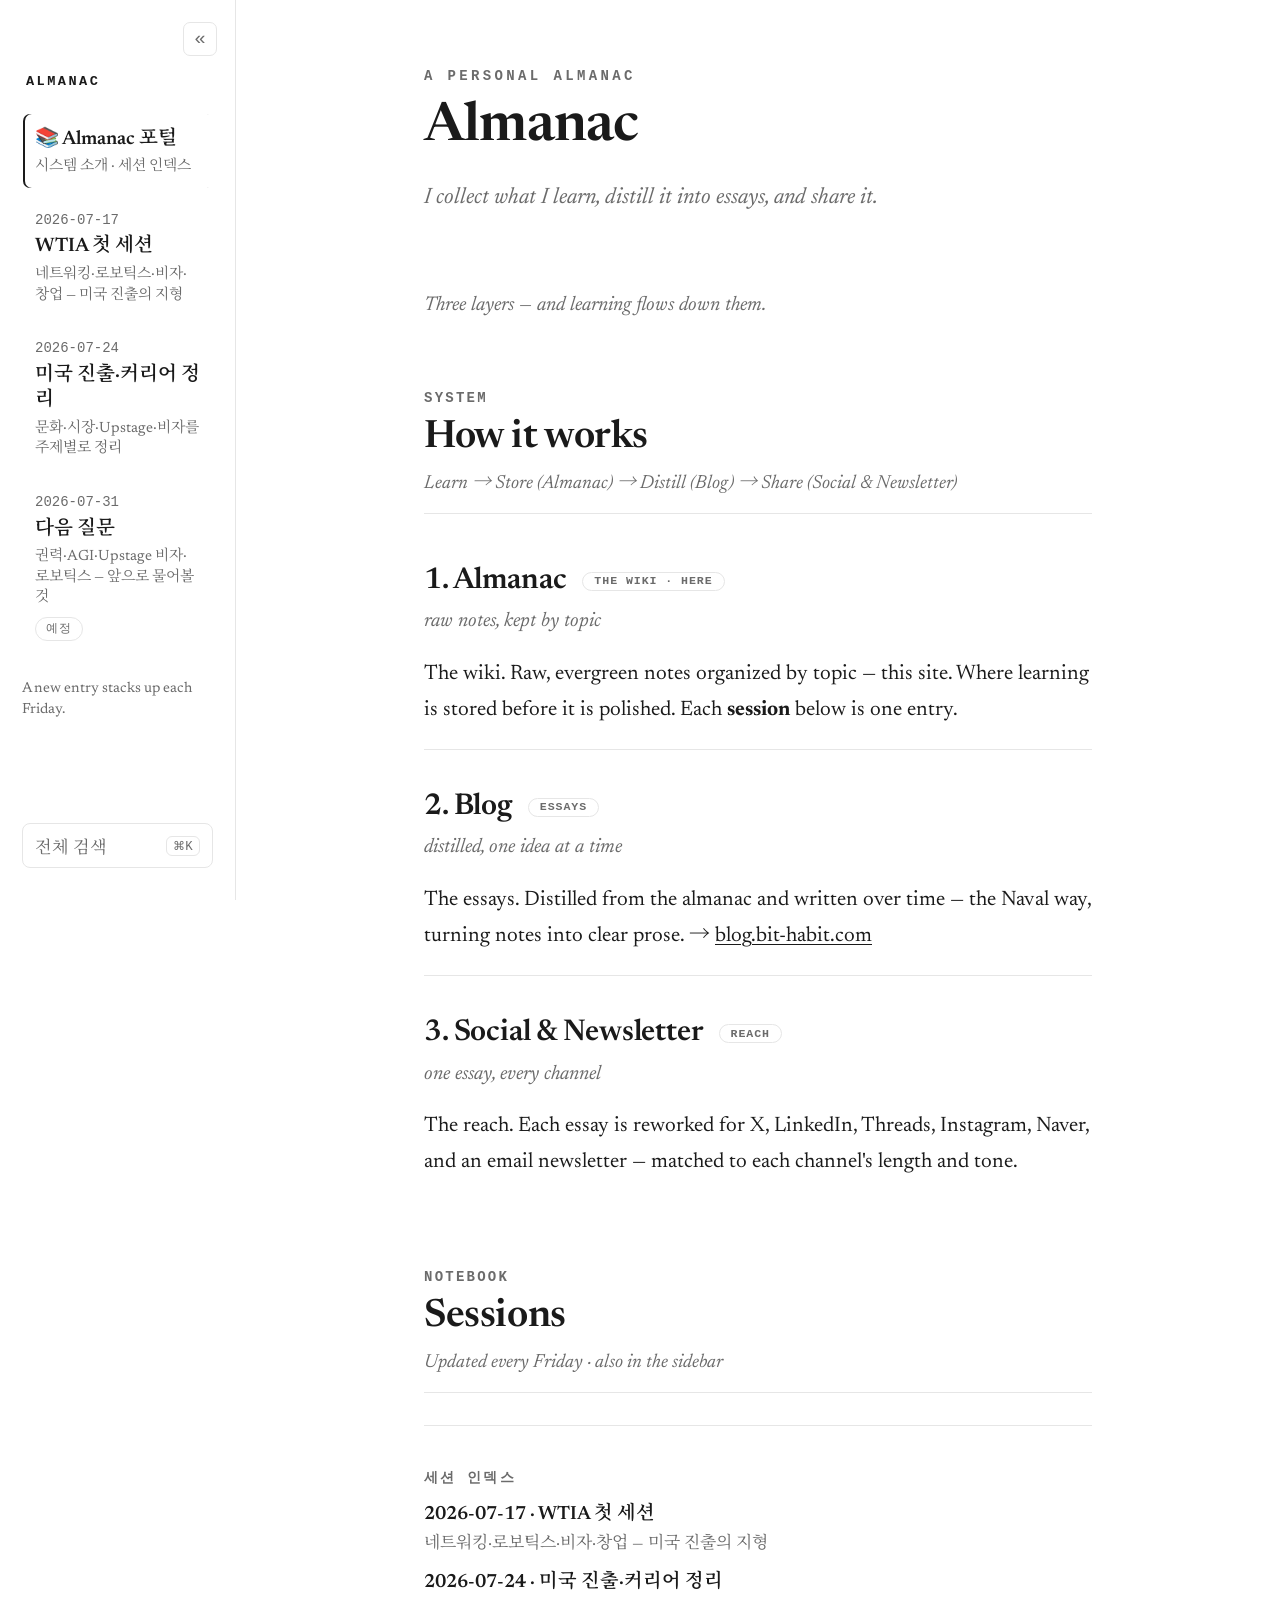
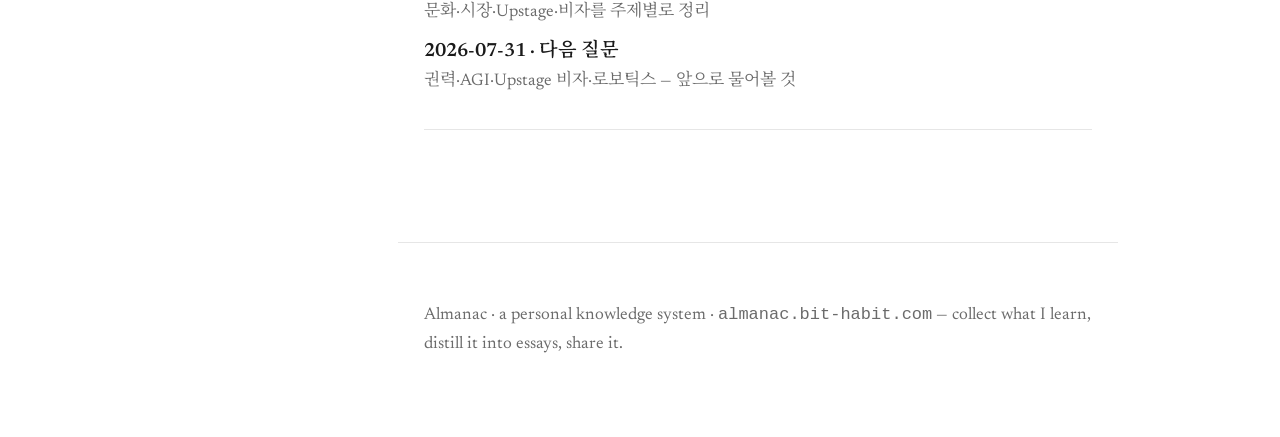
<file: site/index.html>
<!DOCTYPE html>
<html lang="en"><head>
<meta charset="utf-8">
<meta name="viewport" content="width=device-width, initial-scale=1">
<title>Almanac — a personal knowledge system</title>
<meta name="description" content="Almanac — I collect what I learn, distill it into essays, and share it. A personal knowledge system: wiki, blog, and social.">
<link rel="preconnect" href="https://fonts.googleapis.com">
<link rel="preconnect" href="https://fonts.gstatic.com" crossorigin>
<link rel="stylesheet" href="https://fonts.googleapis.com/css2?family=Newsreader:ital,opsz,wght@0,6..72,400;0,6..72,500;1,6..72,400;1,6..72,500&family=Noto+Serif+KR:wght@400;500;600&display=swap">
<link rel="stylesheet" href="theme.css">
</head>
<body data-session="portal">

<div class="app">
<aside class="sidebar">
  <div class="s-head">Almanac</div>
  <nav id="sessionNav"></nav>
  <div class="s-foot">A new entry stacks up each Friday.</div>
</aside>
<div class="content">

<header class="top"><div class="kicker">A PERSONAL ALMANAC</div>
    <h1>Almanac</h1>
    <p class="sub">I collect what I learn, distill it into essays, and share it.</p></header>

<main>
<p style="color:var(--muted);font-style:italic;margin:.2rem 0 0">Three layers — and learning flows down them.</p>

<div class="themehead"><div class="tnum">SYSTEM</div><h2>How it works</h2><p class="tsub">Learn → Store (Almanac) → Distill (Blog) → Share (Social &amp; Newsletter)</p></div>

<section class="card" id="tier-almanac"><div class="head"><div class="icon">📚</div><div><h2>1. Almanac <span class="chip">the wiki · here</span></h2><p class="why">raw notes, kept by topic</p></div></div>
<div class="context"><p>The wiki. Raw, evergreen notes organized by topic — this site. Where learning is stored before it is polished. Each <b>session</b> below is one entry.</p></div></section>

<section class="card" id="tier-blog"><div class="head"><div class="icon">✍️</div><div><h2>2. Blog <span class="chip">essays</span></h2><p class="why">distilled, one idea at a time</p></div></div>
<div class="context"><p>The essays. Distilled from the almanac and written over time — the Naval way, turning notes into clear prose. → <a href="https://blog.bit-habit.com" target="_blank" rel="noopener">blog.bit-habit.com</a></p></div></section>

<section class="card" id="tier-social"><div class="head"><div class="icon">📡</div><div><h2>3. Social &amp; Newsletter <span class="chip">reach</span></h2><p class="why">one essay, every channel</p></div></div>
<div class="context"><p>The reach. Each essay is reworked for X, LinkedIn, Threads, Instagram, Naver, and an email newsletter — matched to each channel's length and tone.</p></div></section>

<div class="themehead"><div class="tnum">NOTEBOOK</div><h2>Sessions</h2><p class="tsub">Updated every Friday · also in the sidebar</p></div>
<div class="toc"><span class="block-tag">세션 인덱스</span>
<div class="tgroup"><b><a href="2026-07-17.html">2026-07-17 · WTIA 첫 세션</a></b><br><span style="color:var(--muted);font-size:.88em">네트워킹·로보틱스·비자·창업 — 미국 진출의 지형</span></div>
<div class="tgroup"><b><a href="2026-07-24.html">2026-07-24 · 미국 진출·커리어 정리</a></b><br><span style="color:var(--muted);font-size:.88em">문화·시장·Upstage·비자를 주제별로 정리</span></div>
<div class="tgroup"><b><a href="2026-07-31.html">2026-07-31 · 다음 질문</a></b><br><span style="color:var(--muted);font-size:.88em">권력·AGI·Upstage 비자·로보틱스 — 앞으로 물어볼 것</span></div>
</div>
</main>

<footer>
  <p>Almanac · a personal knowledge system · <span class="mono">almanac.bit-habit.com</span> — collect what I learn, distill it into essays, share it.</p>
</footer>

</div><!-- /.content -->
</div><!-- /.app -->

<script src="sessions.js"></script>

</body></html>
</file>
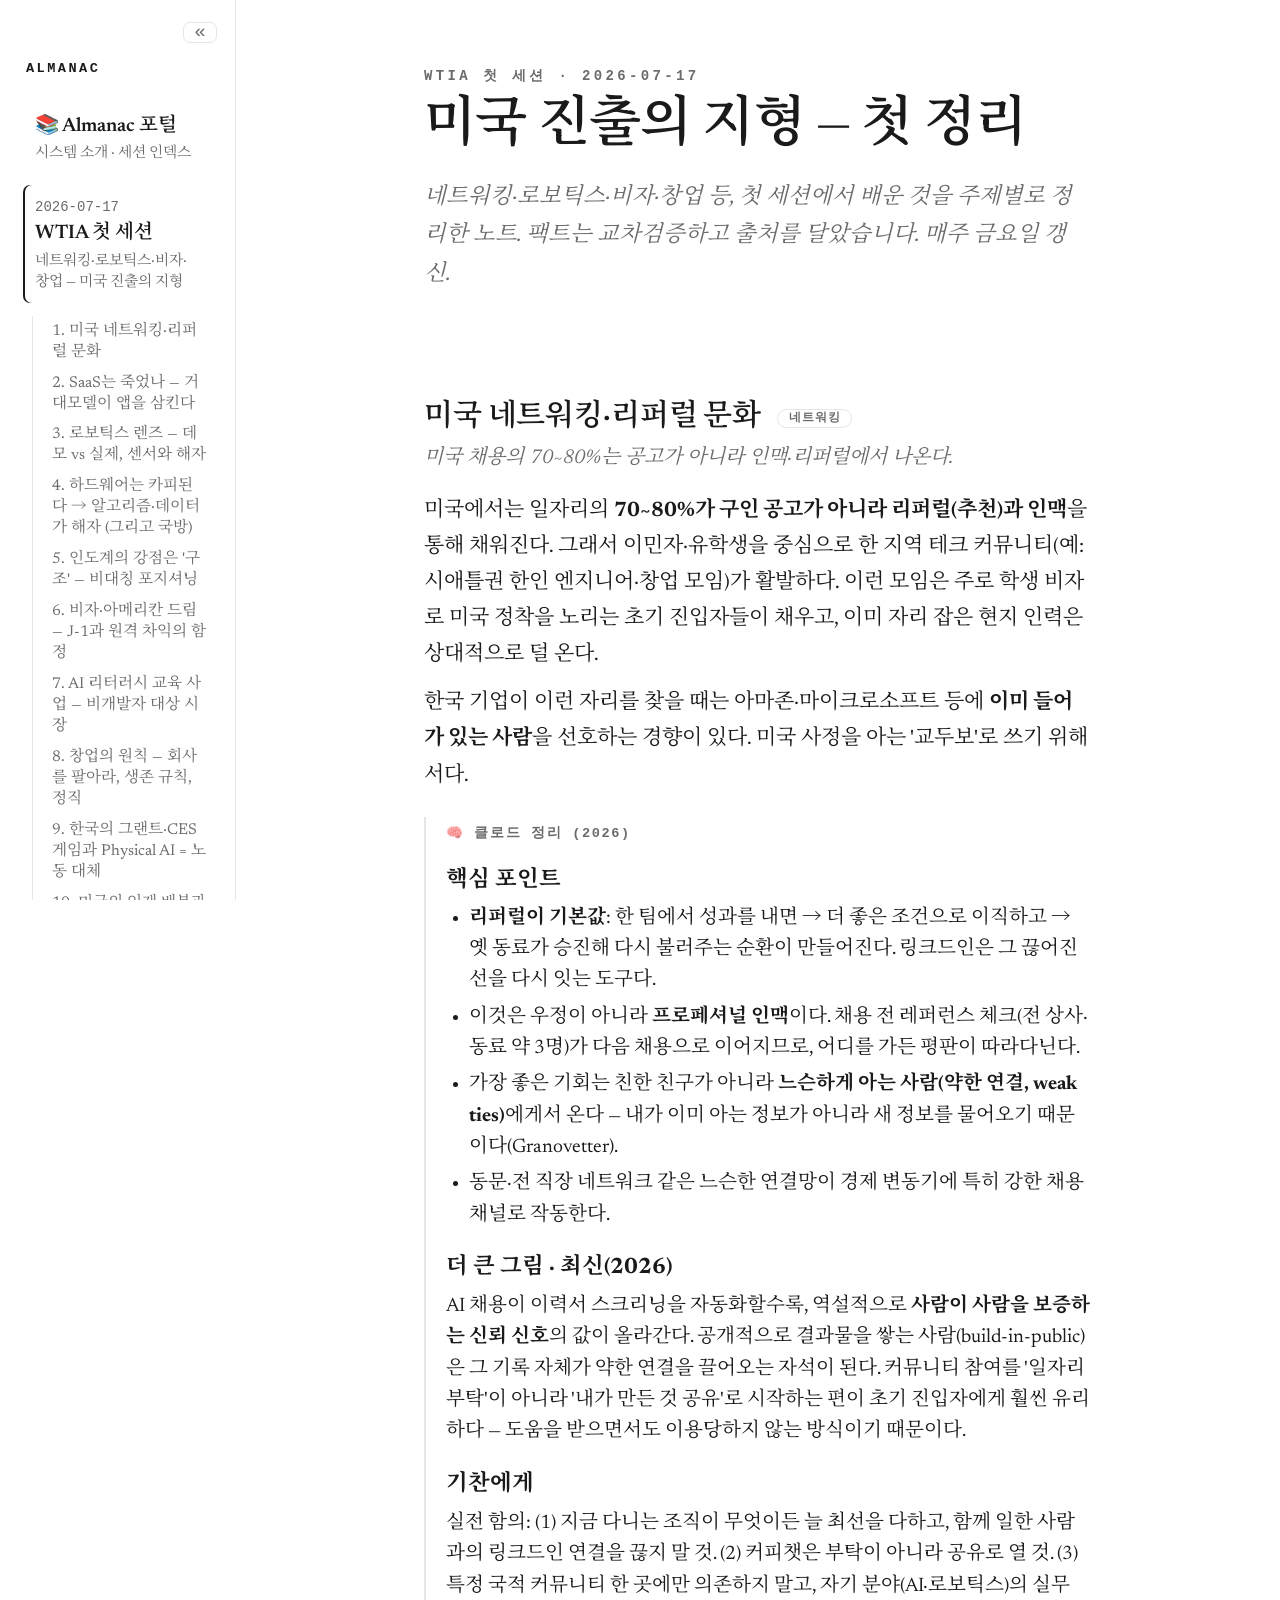
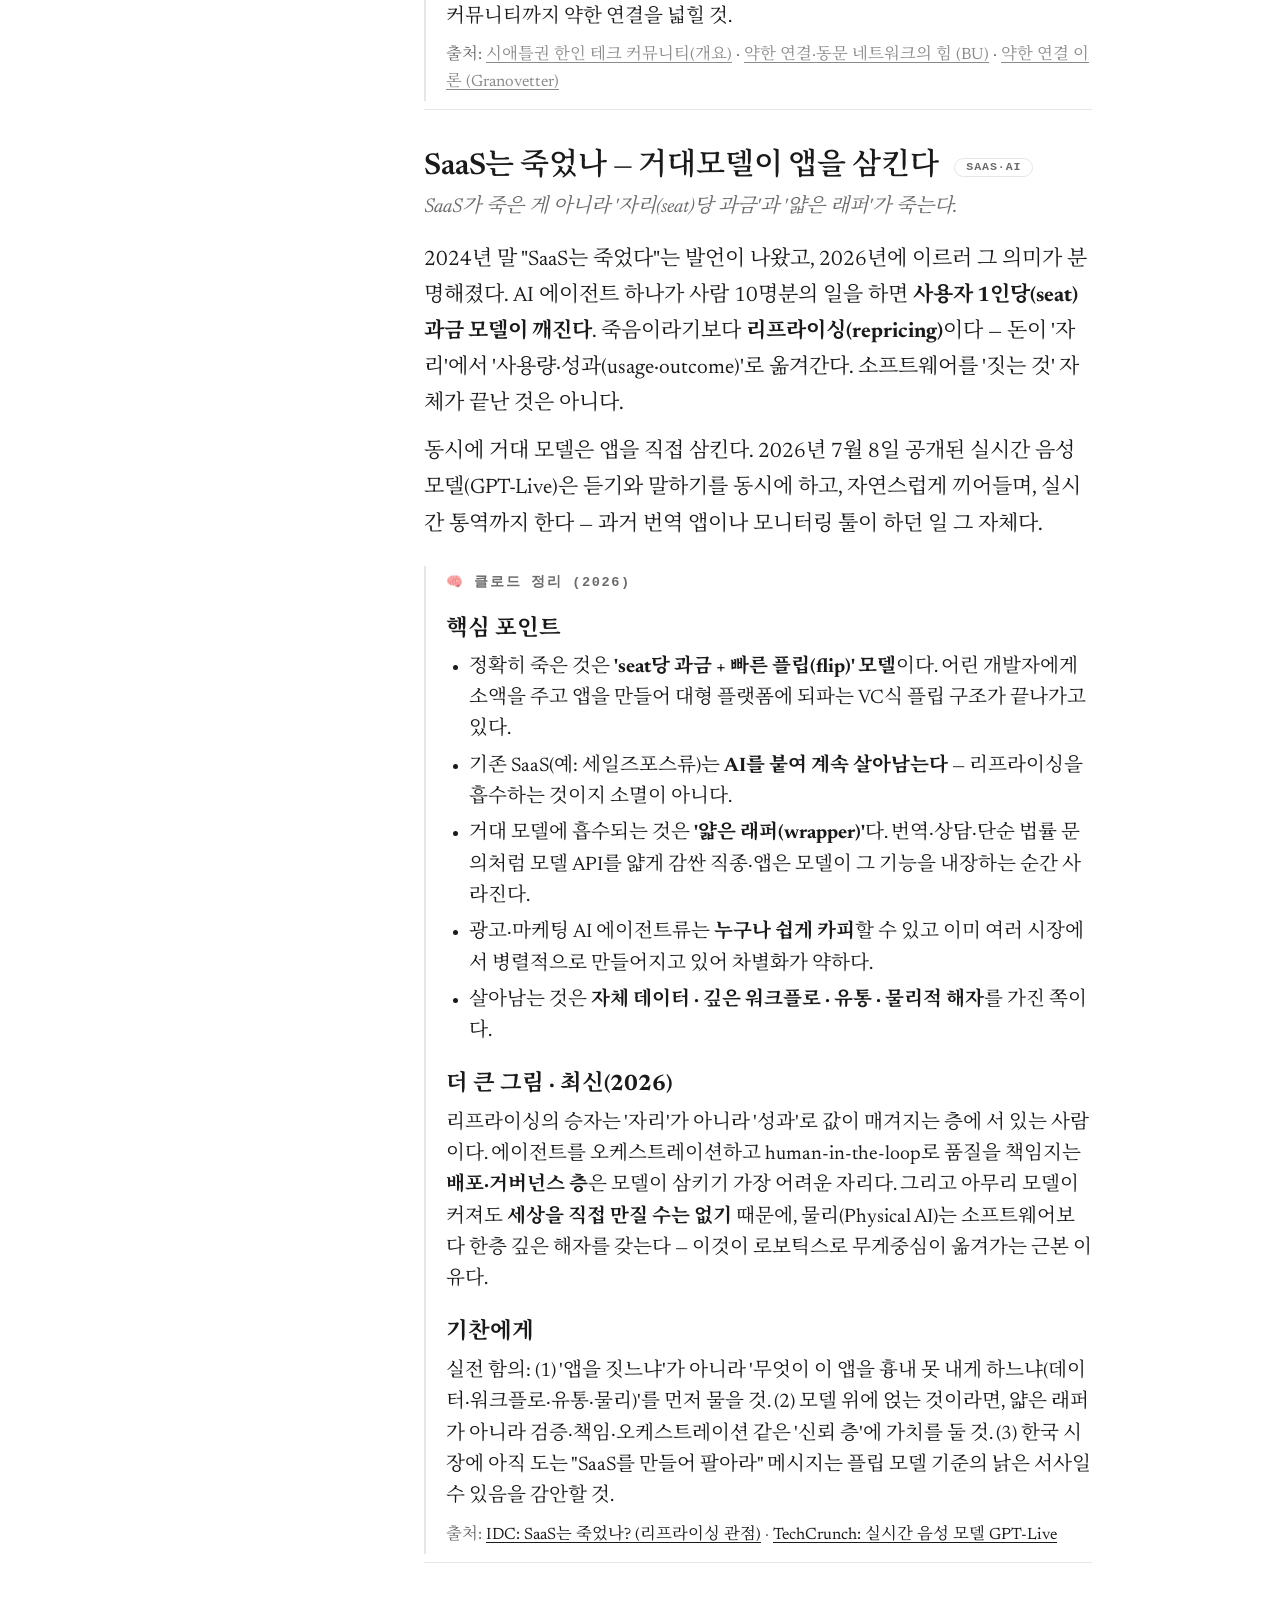
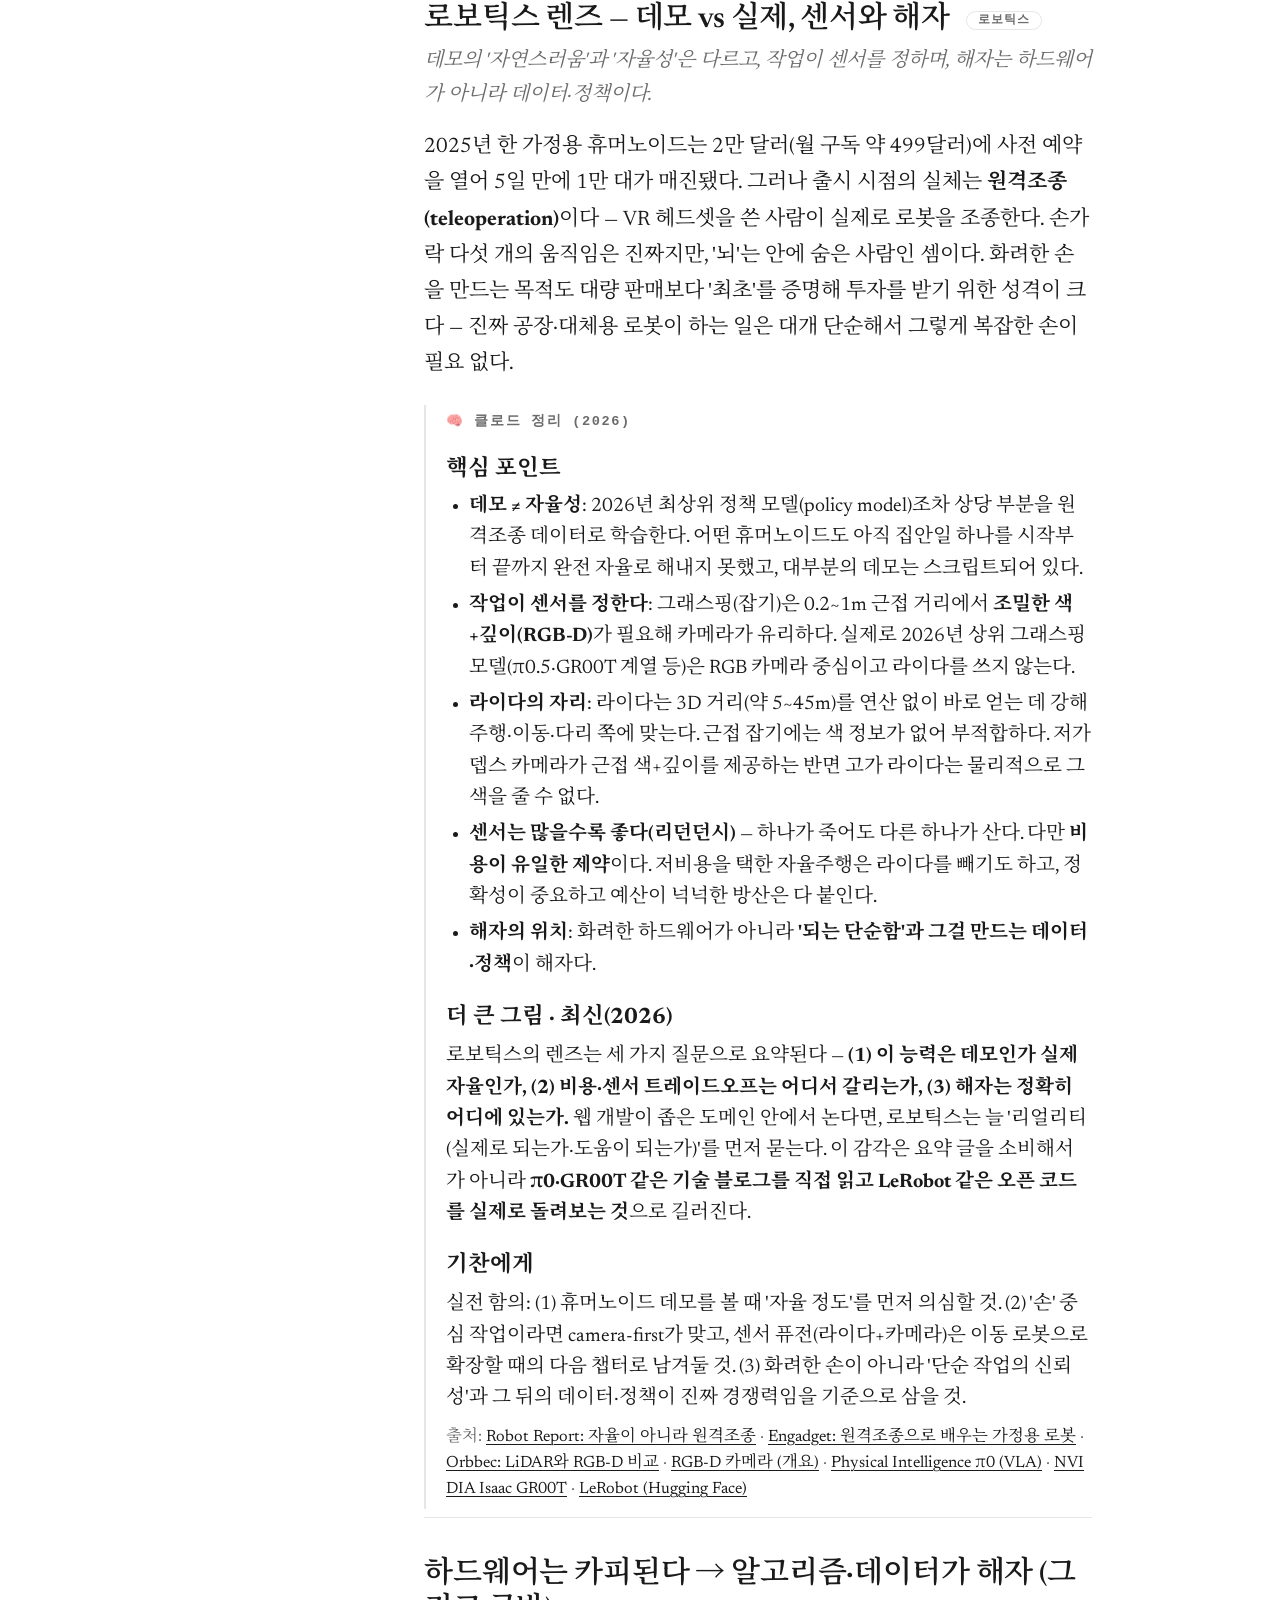
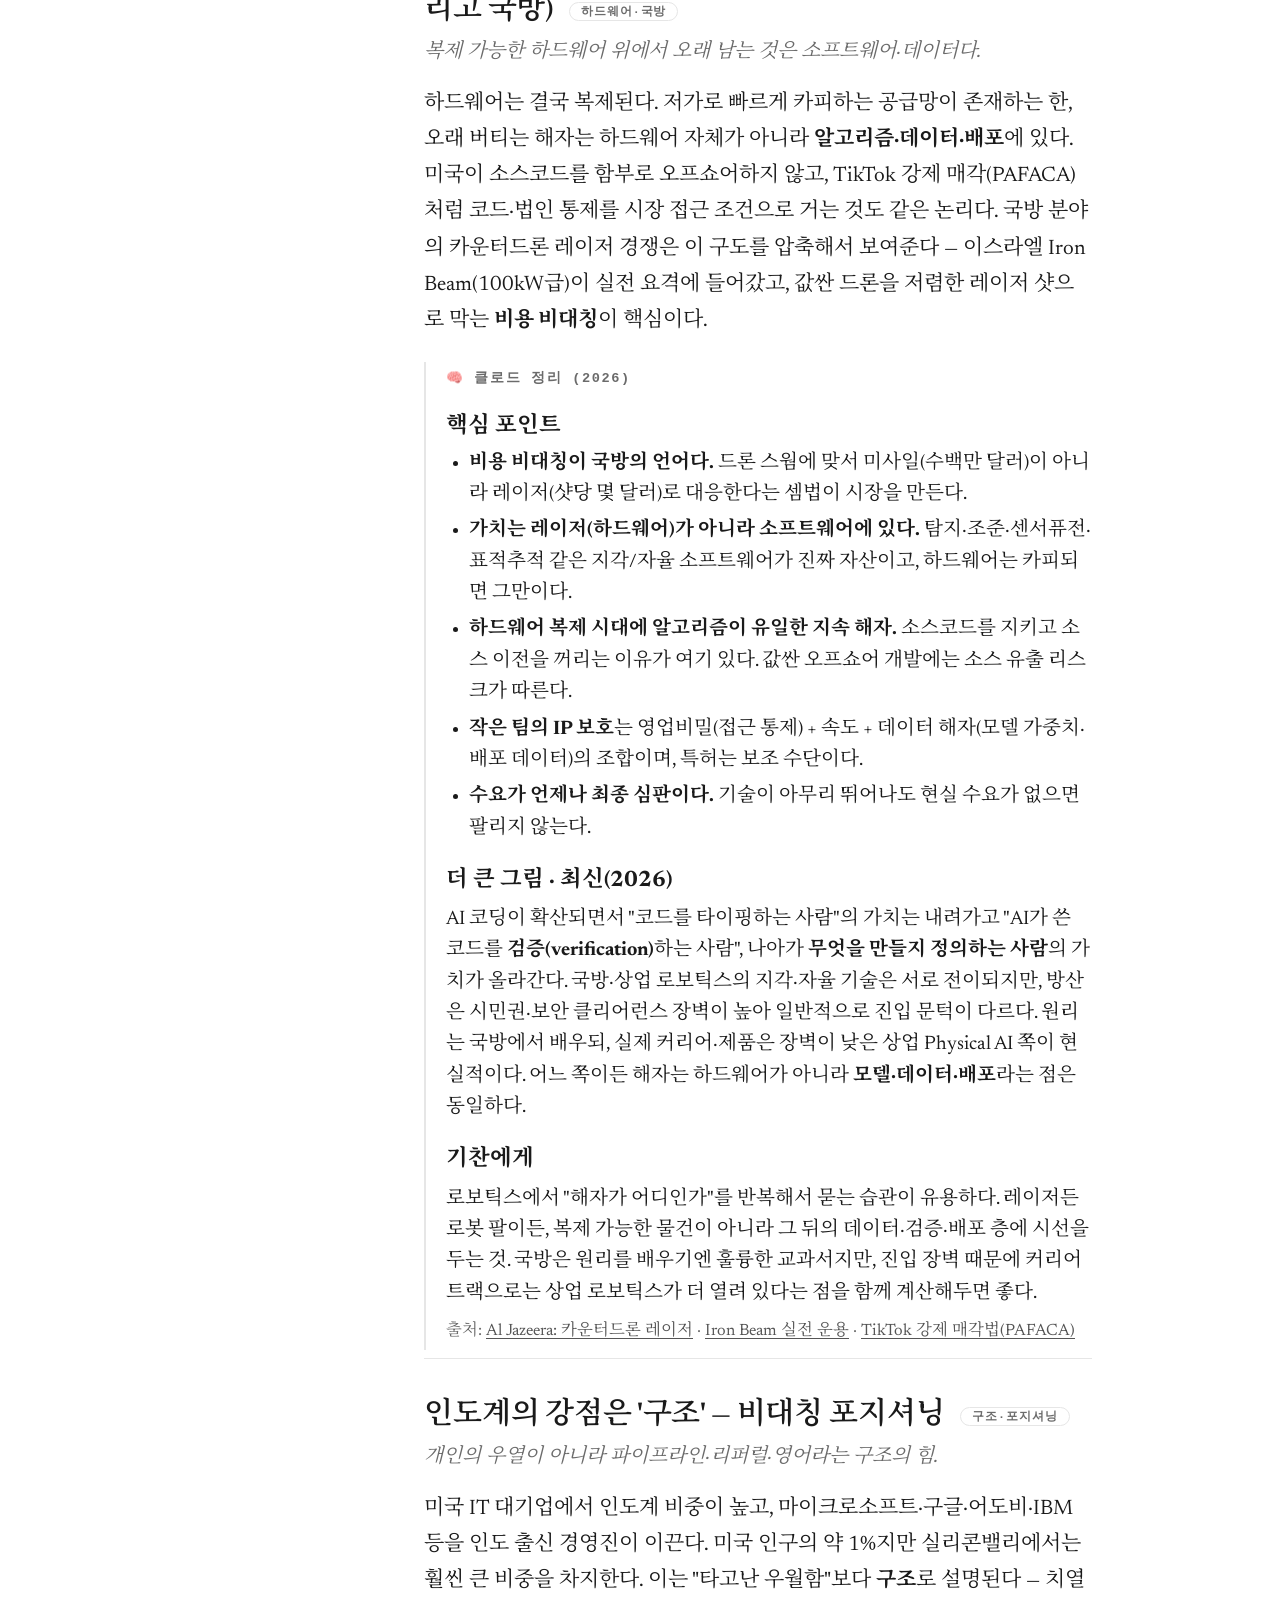
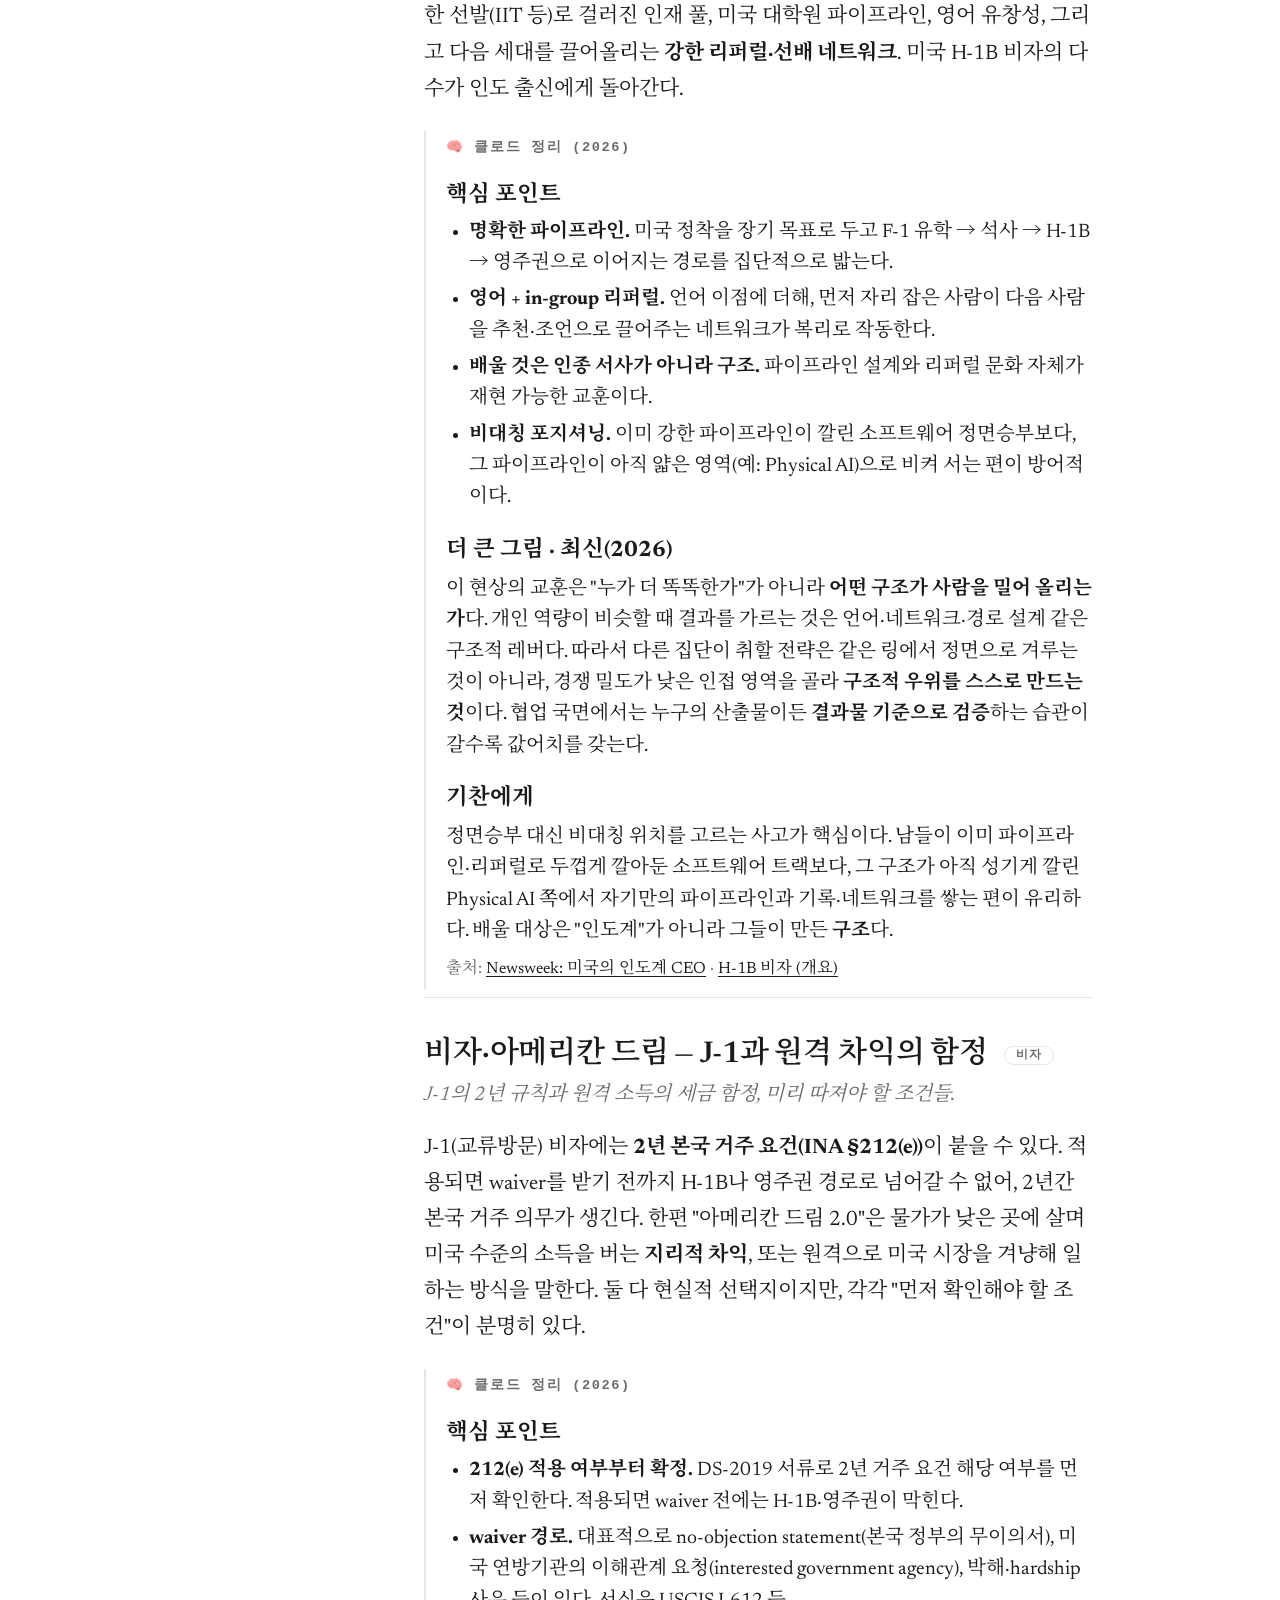
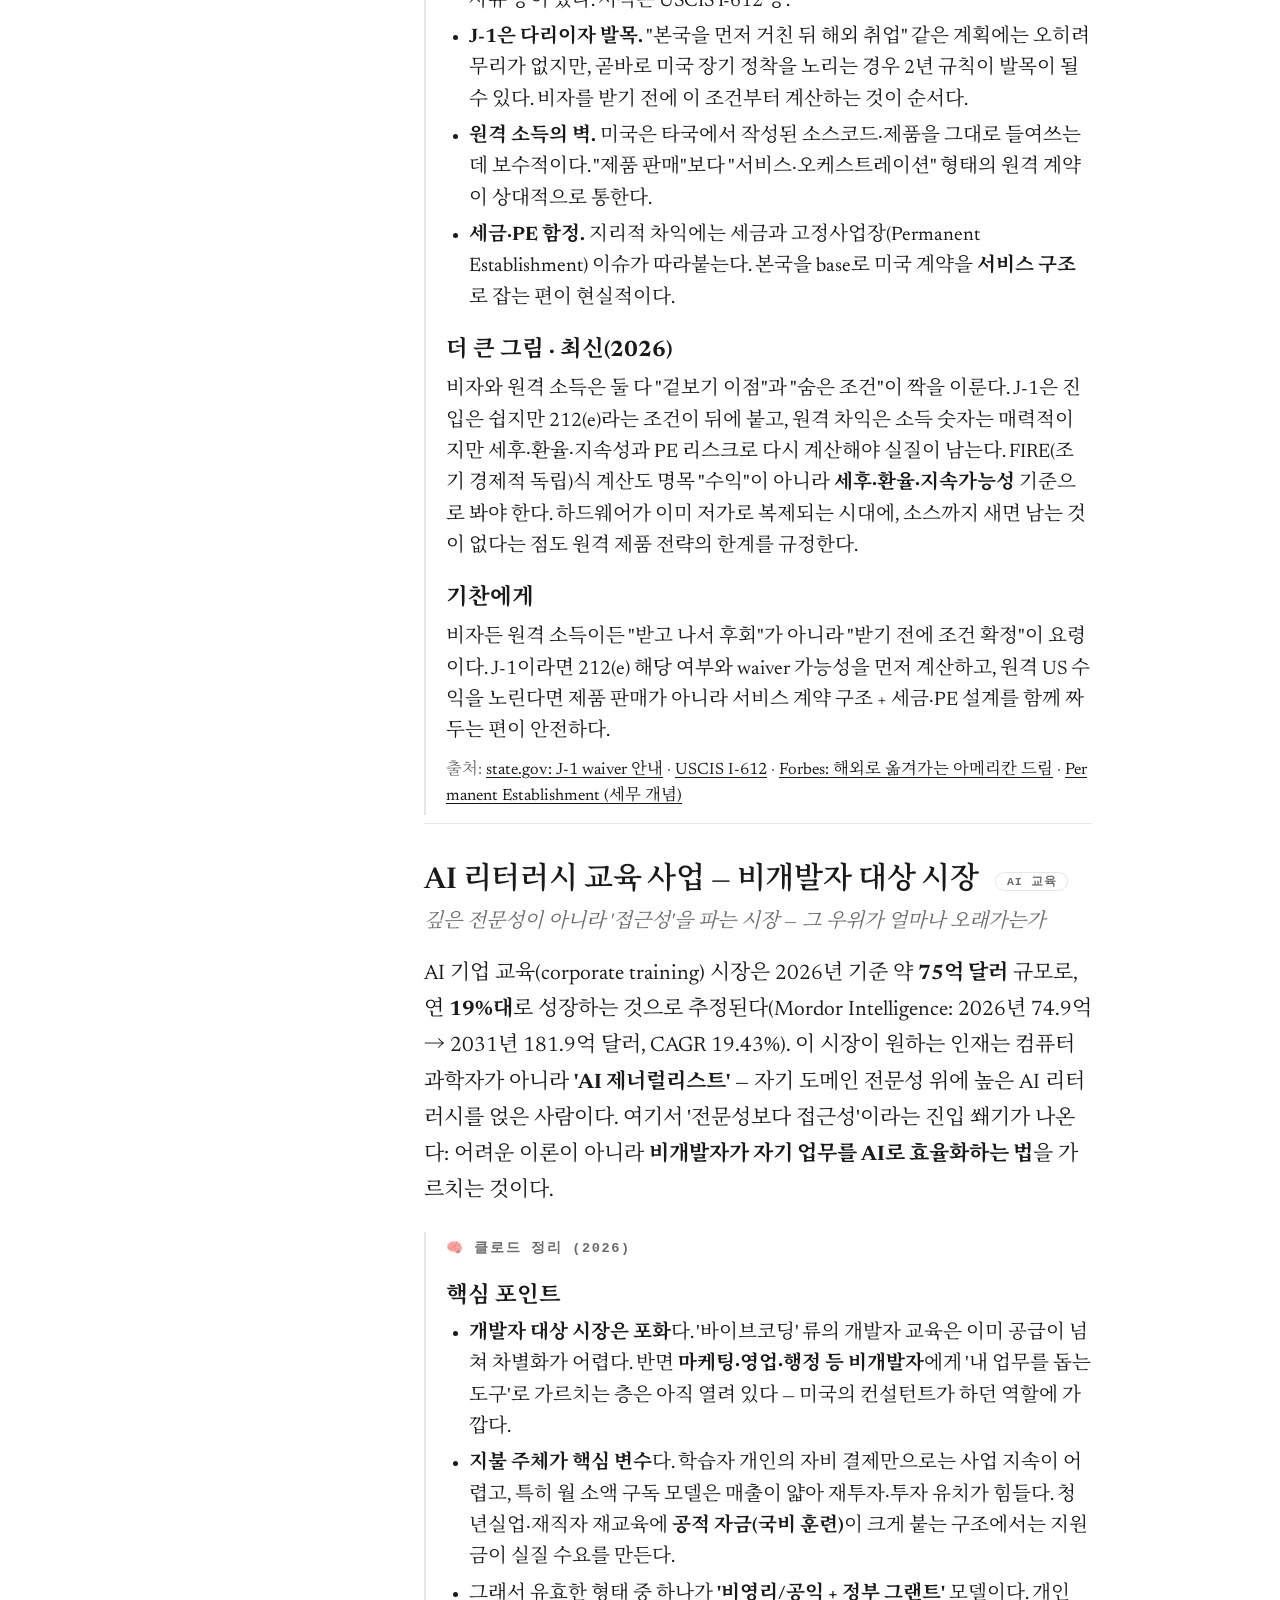
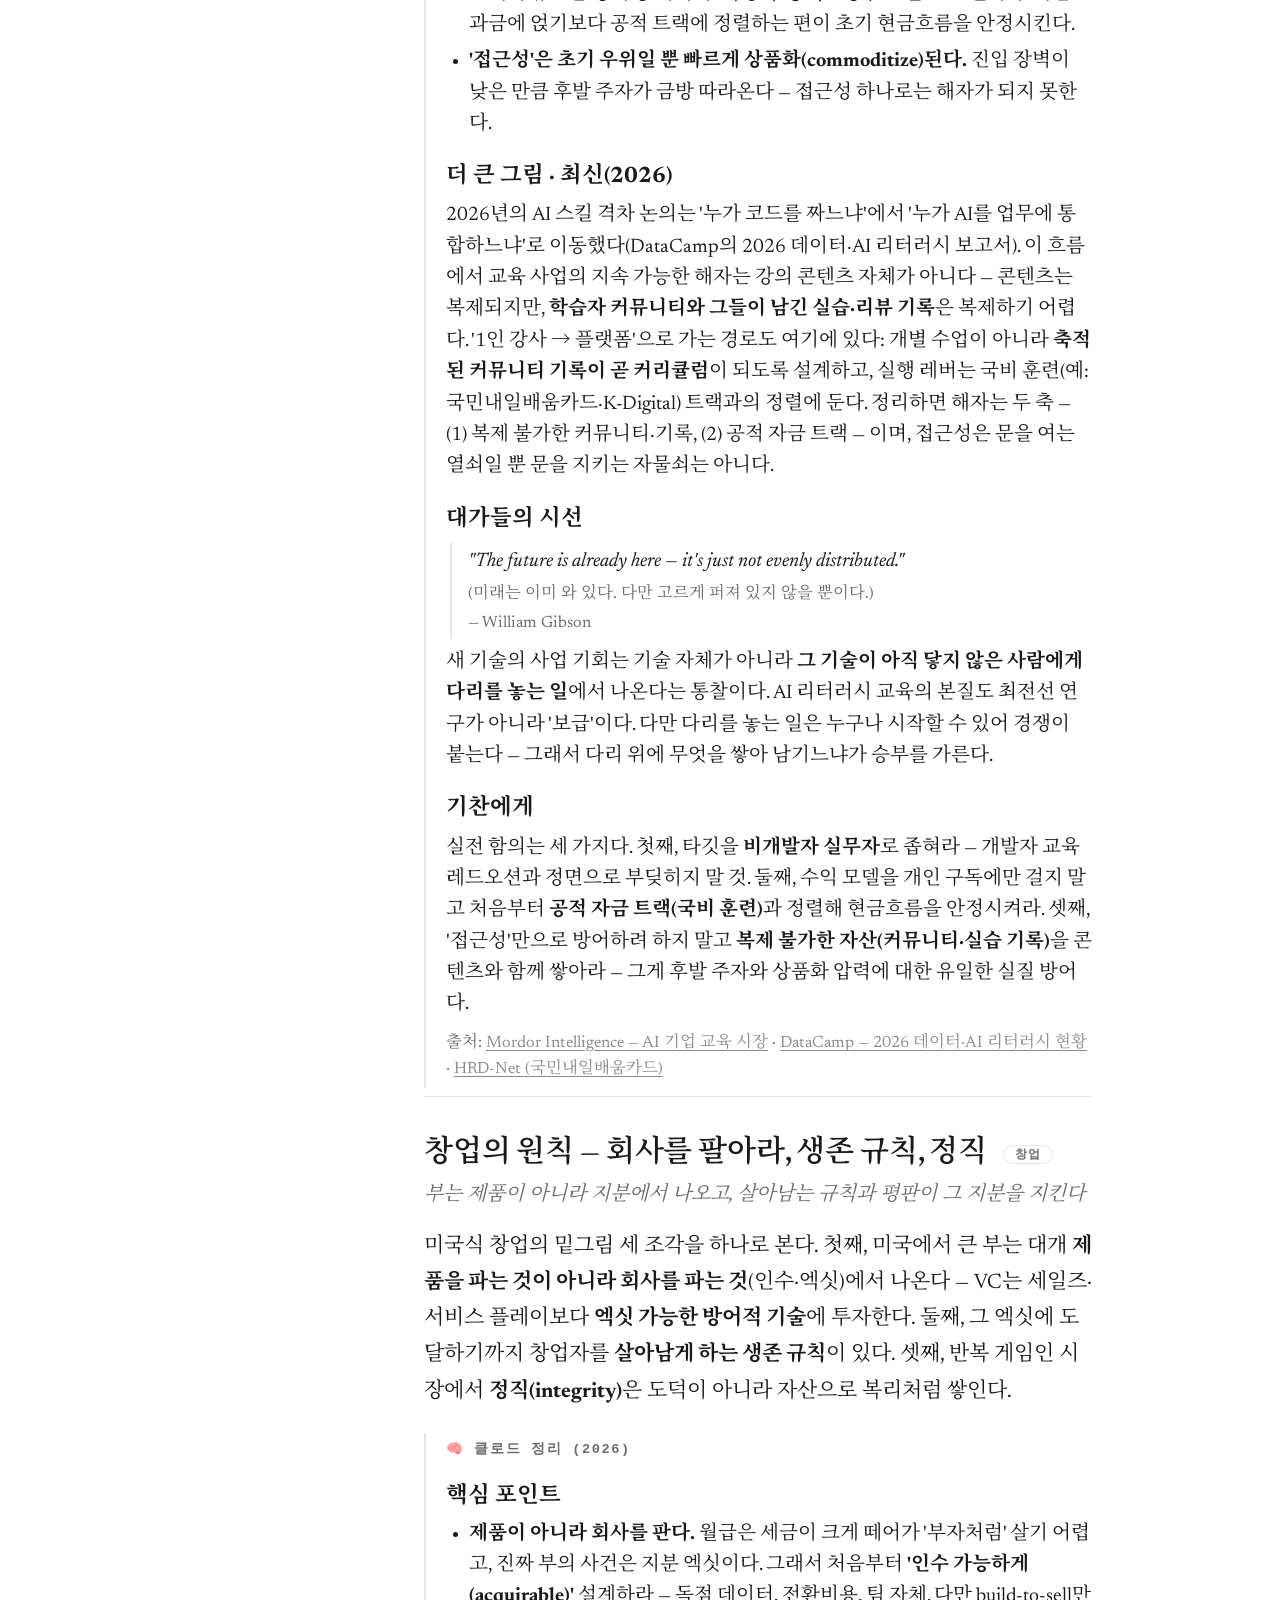
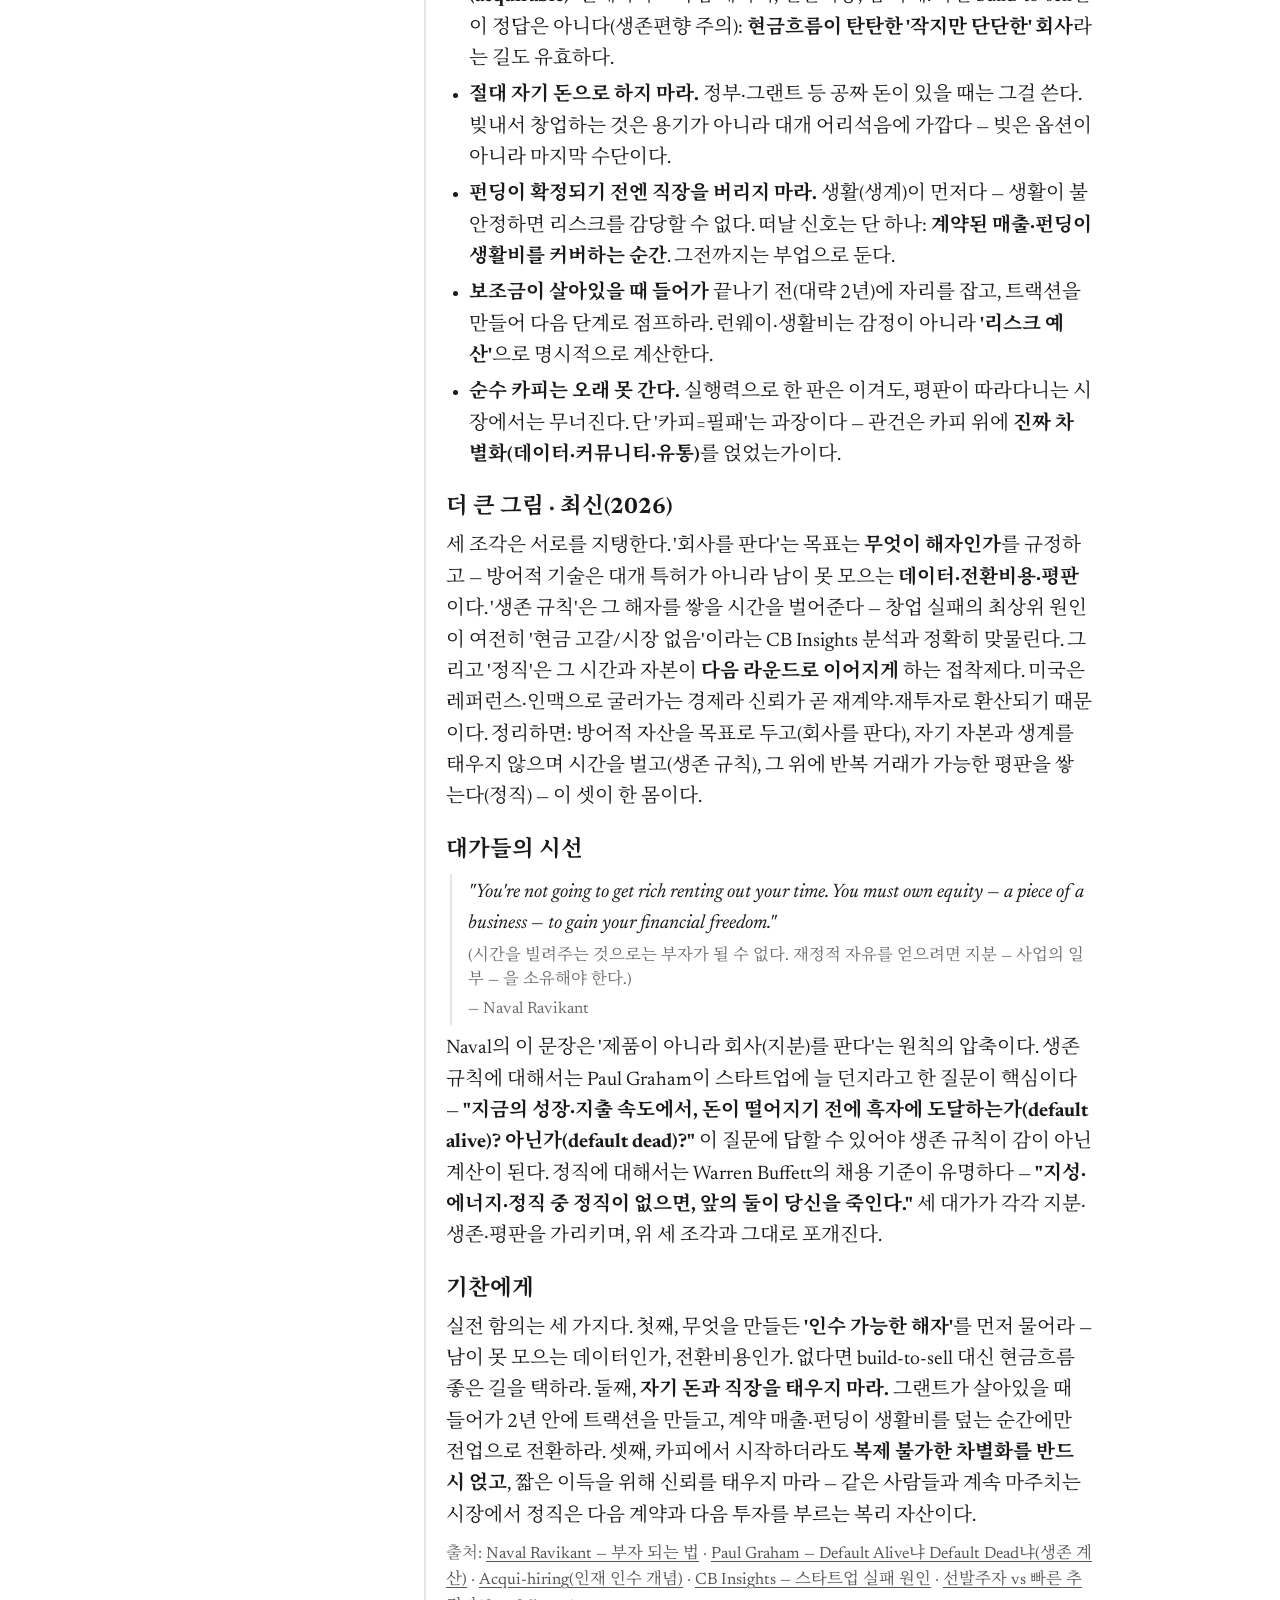
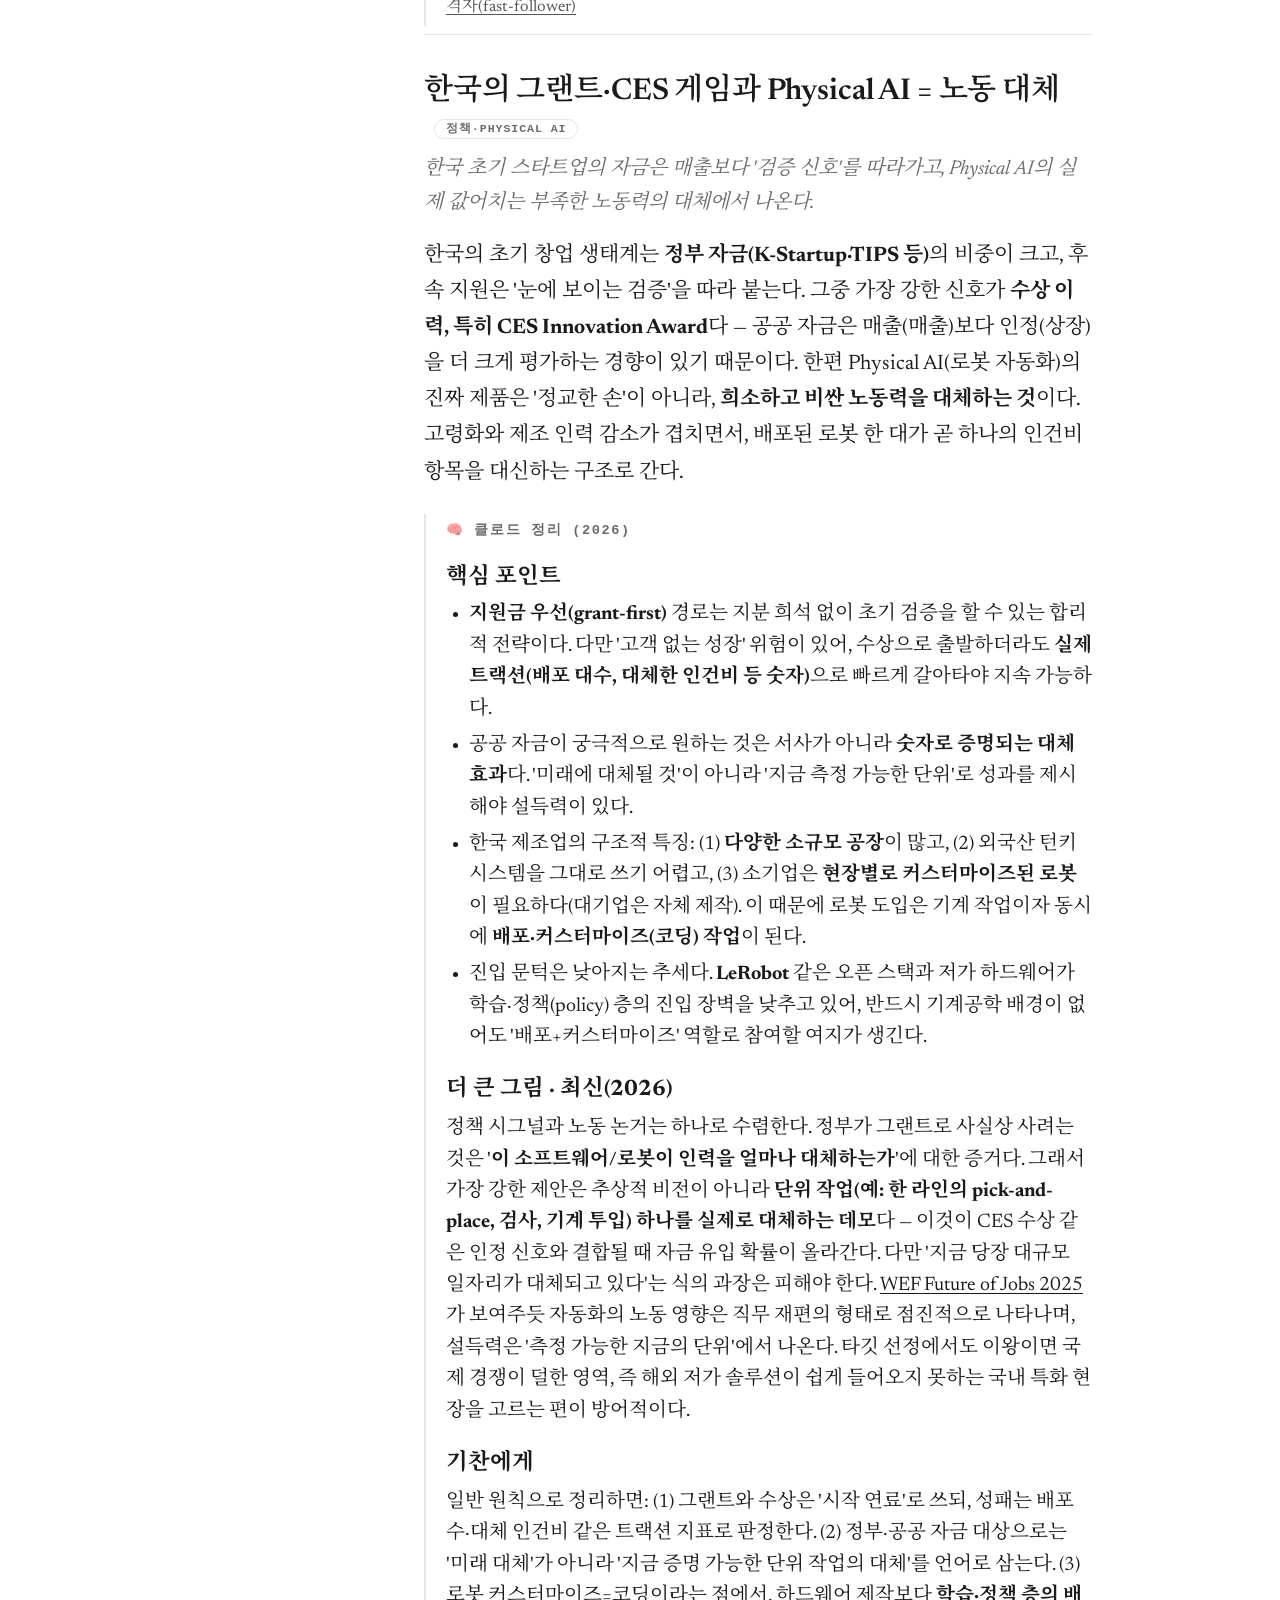
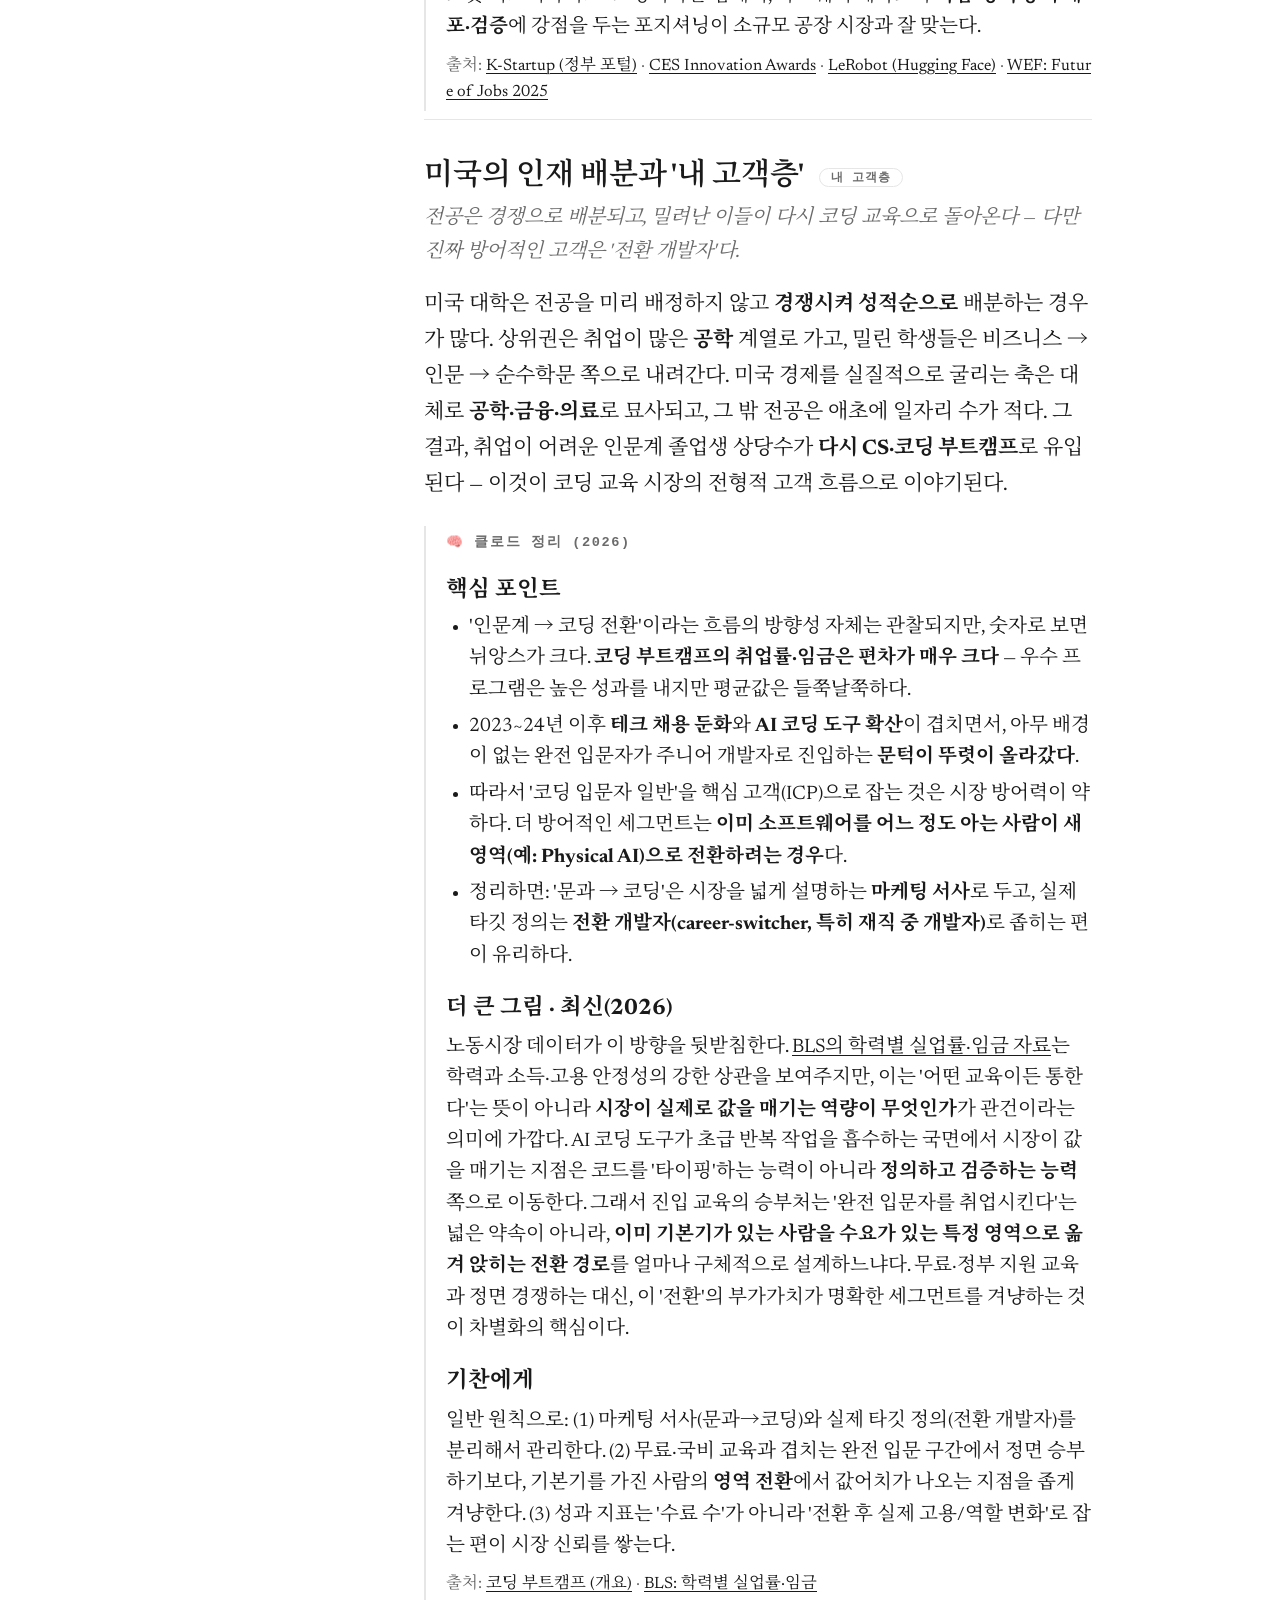
<file: site/2026-07-17.html>
<!DOCTYPE html>
<html lang="en"><head>
<meta charset="utf-8">
<meta name="viewport" content="width=device-width, initial-scale=1">
<title>미국 진출의 지형 — 2026-07-17</title>
<meta name="description" content="My thinking notes for 2026-07-24 — topics with cross-verified sources and the open questions I'm sitting with.">
<link rel="preconnect" href="https://fonts.googleapis.com">
<link rel="preconnect" href="https://fonts.gstatic.com" crossorigin>
<link rel="stylesheet" href="https://fonts.googleapis.com/css2?family=Newsreader:ital,opsz,wght@0,6..72,400;0,6..72,500;1,6..72,400;1,6..72,500&family=Noto+Serif+KR:wght@400;500;600&display=swap">
<link rel="stylesheet" href="theme.css">
</head>
<body data-session="2026-07-17">

<div class="app">
<aside class="sidebar">
  <div class="s-head">Almanac</div>
  <nav id="sessionNav"></nav>
  <div class="s-foot">매주 금요일, 한 세션씩 쌓입니다.</div>
</aside>
<div class="content">

<header class="top"><div class="kicker">WTIA 첫 세션 · 2026-07-17</div>
  <h1>미국 진출의 지형 — 첫 정리</h1>
  <p class="sub">네트워킹·로보틱스·비자·창업 등, 첫 세션에서 배운 것을 주제별로 정리한 노트. 팩트는 교차검증하고 출처를 달았습니다. 매주 금요일 갱신.</p></header>

<main><div class="toc"><span class="block-tag">이 세션의 주제</span><div class="tgroup"><b><a href="#s701">1. 미국 네트워킹·리퍼럴 문화</a></b></div><div class="tgroup"><b><a href="#s702">2. SaaS는 죽었나 — 거대모델이 앱을 삼킨다</a></b></div><div class="tgroup"><b><a href="#s703">3. 로보틱스 렌즈 — 데모 vs 실제, 센서와 해자</a></b></div><div class="tgroup"><b><a href="#s704">4. 하드웨어는 카피된다 → 알고리즘·데이터가 해자 (그리고 국방)</a></b></div><div class="tgroup"><b><a href="#s705">5. 인도계의 강점은 '구조' — 비대칭 포지셔닝</a></b></div><div class="tgroup"><b><a href="#s706">6. 비자·아메리칸 드림 — J-1과 원격 차익의 함정</a></b></div><div class="tgroup"><b><a href="#s707">7. AI 리터러시 교육 사업 — 비개발자 대상 시장</a></b></div><div class="tgroup"><b><a href="#s708">8. 창업의 원칙 — 회사를 팔아라, 생존 규칙, 정직</a></b></div><div class="tgroup"><b><a href="#s709">9. 한국의 그랜트·CES 게임과 Physical AI = 노동 대체</a></b></div><div class="tgroup"><b><a href="#s710">10. 미국의 인재 배분과 '내 고객층'</a></b></div></div>
<section class="card" style="--accent:var(--gold)" id="s701">
  <div class="head"><div class="icon">🤝</div><div><h2>미국 네트워킹·리퍼럴 문화 <span class="chip">네트워킹</span></h2><p class="why">미국 채용의 70~80%는 공고가 아니라 인맥·리퍼럴에서 나온다.</p></div></div>
  <div class="context">
    <p>미국에서는 일자리의 <b>70~80%가 구인 공고가 아니라 리퍼럴(추천)과 인맥</b>을 통해 채워진다. 그래서 이민자·유학생을 중심으로 한 지역 테크 커뮤니티(예: 시애틀권 한인 엔지니어·창업 모임)가 활발하다. 이런 모임은 주로 학생 비자로 미국 정착을 노리는 초기 진입자들이 채우고, 이미 자리 잡은 현지 인력은 상대적으로 덜 온다.</p>
    <p>한국 기업이 이런 자리를 찾을 때는 아마존·마이크로소프트 등에 <b>이미 들어가 있는 사람</b>을 선호하는 경향이 있다. 미국 사정을 아는 '교두보'로 쓰기 위해서다.</p>
  </div>
  <div class="ctake"><span class="who">🧠 클로드 정리 (2026)</span>
    <h4>핵심 포인트</h4>
    <ul>
      <li><b>리퍼럴이 기본값</b>: 한 팀에서 성과를 내면 → 더 좋은 조건으로 이직하고 → 옛 동료가 승진해 다시 불러주는 순환이 만들어진다. 링크드인은 그 끊어진 선을 다시 잇는 도구다.</li>
      <li>이것은 우정이 아니라 <b>프로페셔널 인맥</b>이다. 채용 전 레퍼런스 체크(전 상사·동료 약 3명)가 다음 채용으로 이어지므로, 어디를 가든 평판이 따라다닌다.</li>
      <li>가장 좋은 기회는 친한 친구가 아니라 <b>느슨하게 아는 사람(약한 연결, weak ties)</b>에게서 온다 — 내가 이미 아는 정보가 아니라 새 정보를 물어오기 때문이다(Granovetter).</li>
      <li>동문·전 직장 네트워크 같은 느슨한 연결망이 경제 변동기에 특히 강한 채용 채널로 작동한다.</li>
    </ul>
    <h4 class="big">더 큰 그림 · 최신(2026)</h4>
    <p>AI 채용이 이력서 스크리닝을 자동화할수록, 역설적으로 <b>사람이 사람을 보증하는 신뢰 신호</b>의 값이 올라간다. 공개적으로 결과물을 쌓는 사람(build-in-public)은 그 기록 자체가 약한 연결을 끌어오는 자석이 된다. 커뮤니티 참여를 '일자리 부탁'이 아니라 '내가 만든 것 공유'로 시작하는 편이 초기 진입자에게 훨씬 유리하다 — 도움을 받으면서도 이용당하지 않는 방식이기 때문이다.</p>
    <h4>기찬에게</h4>
    <p>실전 함의: (1) 지금 다니는 조직이 무엇이든 늘 최선을 다하고, 함께 일한 사람과의 링크드인 연결을 끊지 말 것. (2) 커피챗은 부탁이 아니라 공유로 열 것. (3) 특정 국적 커뮤니티 한 곳에만 의존하지 말고, 자기 분야(AI·로보틱스)의 실무 커뮤니티까지 약한 연결을 넓힐 것.</p>
    <div class="src">출처:
      <a href="https://www.changbal.org/en/about-us" target="_blank" rel="noopener">시애틀권 한인 테크 커뮤니티(개요)</a> ·
      <a href="https://www.bu.edu/questrom/blog/the-power-of-alumni-networks-in-todays-changing-economic-landscape/" target="_blank" rel="noopener">약한 연결·동문 네트워크의 힘 (BU)</a> ·
      <a href="https://en.wikipedia.org/wiki/Interpersonal_ties" target="_blank" rel="noopener">약한 연결 이론 (Granovetter)</a>
    </div>
  </div>
</section>

<section class="card" style="--accent:var(--blue)" id="s702">
  <div class="head"><div class="icon">🌐</div><div><h2>SaaS는 죽었나 — 거대모델이 앱을 삼킨다 <span class="chip">SaaS·AI</span></h2><p class="why">SaaS가 죽은 게 아니라 '자리(seat)당 과금'과 '얇은 래퍼'가 죽는다.</p></div></div>
  <div class="context">
    <p>2024년 말 "SaaS는 죽었다"는 발언이 나왔고, 2026년에 이르러 그 의미가 분명해졌다. AI 에이전트 하나가 사람 10명분의 일을 하면 <b>사용자 1인당(seat) 과금 모델이 깨진다</b>. 죽음이라기보다 <b>리프라이싱(repricing)</b>이다 — 돈이 '자리'에서 '사용량·성과(usage·outcome)'로 옮겨간다. 소프트웨어를 '짓는 것' 자체가 끝난 것은 아니다.</p>
    <p>동시에 거대 모델은 앱을 직접 삼킨다. 2026년 7월 8일 공개된 실시간 음성 모델(GPT-Live)은 듣기와 말하기를 동시에 하고, 자연스럽게 끼어들며, 실시간 통역까지 한다 — 과거 번역 앱이나 모니터링 툴이 하던 일 그 자체다.</p>
  </div>
  <div class="ctake"><span class="who">🧠 클로드 정리 (2026)</span>
    <h4>핵심 포인트</h4>
    <ul>
      <li>정확히 죽은 것은 <b>'seat당 과금 + 빠른 플립(flip)' 모델</b>이다. 어린 개발자에게 소액을 주고 앱을 만들어 대형 플랫폼에 되파는 VC식 플립 구조가 끝나가고 있다.</li>
      <li>기존 SaaS(예: 세일즈포스류)는 <b>AI를 붙여 계속 살아남는다</b> — 리프라이싱을 흡수하는 것이지 소멸이 아니다.</li>
      <li>거대 모델에 흡수되는 것은 <b>'얇은 래퍼(wrapper)'</b>다. 번역·상담·단순 법률 문의처럼 모델 API를 얇게 감싼 직종·앱은 모델이 그 기능을 내장하는 순간 사라진다.</li>
      <li>광고·마케팅 AI 에이전트류는 <b>누구나 쉽게 카피</b>할 수 있고 이미 여러 시장에서 병렬적으로 만들어지고 있어 차별화가 약하다.</li>
      <li>살아남는 것은 <b>자체 데이터 · 깊은 워크플로 · 유통 · 물리적 해자</b>를 가진 쪽이다.</li>
    </ul>
    <h4 class="big">더 큰 그림 · 최신(2026)</h4>
    <p>리프라이싱의 승자는 '자리'가 아니라 '성과'로 값이 매겨지는 층에 서 있는 사람이다. 에이전트를 오케스트레이션하고 human-in-the-loop로 품질을 책임지는 <b>배포·거버넌스 층</b>은 모델이 삼키기 가장 어려운 자리다. 그리고 아무리 모델이 커져도 <b>세상을 직접 만질 수는 없기</b> 때문에, 물리(Physical AI)는 소프트웨어보다 한층 깊은 해자를 갖는다 — 이것이 로보틱스로 무게중심이 옮겨가는 근본 이유다.</p>
    <h4>기찬에게</h4>
    <p>실전 함의: (1) '앱을 짓느냐'가 아니라 '무엇이 이 앱을 흉내 못 내게 하느냐(데이터·워크플로·유통·물리)'를 먼저 물을 것. (2) 모델 위에 얹는 것이라면, 얇은 래퍼가 아니라 검증·책임·오케스트레이션 같은 '신뢰 층'에 가치를 둘 것. (3) 한국 시장에 아직 도는 "SaaS를 만들어 팔아라" 메시지는 플립 모델 기준의 낡은 서사일 수 있음을 감안할 것.</p>
    <div class="src">출처:
      <a href="https://www.idc.com/resource-center/blog/is-saas-dead-rethinking-the-future-of-software-in-the-age-of-ai/" target="_blank" rel="noopener">IDC: SaaS는 죽었나? (리프라이싱 관점)</a> ·
      <a href="https://techcrunch.com/2026/07/08/openai-releases-new-voice-models-for-more-natural-live-conversations/" target="_blank" rel="noopener">TechCrunch: 실시간 음성 모델 GPT-Live</a>
    </div>
  </div>
</section>

<section class="card" style="--accent:var(--teal)" id="s703">
  <div class="head"><div class="icon">🤖</div><div><h2>로보틱스 렌즈 — 데모 vs 실제, 센서와 해자 <span class="chip">로보틱스</span></h2><p class="why">데모의 '자연스러움'과 '자율성'은 다르고, 작업이 센서를 정하며, 해자는 하드웨어가 아니라 데이터·정책이다.</p></div></div>
  <div class="context">
    <p>2025년 한 가정용 휴머노이드는 2만 달러(월 구독 약 499달러)에 사전 예약을 열어 5일 만에 1만 대가 매진됐다. 그러나 출시 시점의 실체는 <b>원격조종(teleoperation)</b>이다 — VR 헤드셋을 쓴 사람이 실제로 로봇을 조종한다. 손가락 다섯 개의 움직임은 진짜지만, '뇌'는 안에 숨은 사람인 셈이다. 화려한 손을 만드는 목적도 대량 판매보다 '최초'를 증명해 투자를 받기 위한 성격이 크다 — 진짜 공장·대체용 로봇이 하는 일은 대개 단순해서 그렇게 복잡한 손이 필요 없다.</p>
  </div>
  <div class="ctake"><span class="who">🧠 클로드 정리 (2026)</span>
    <h4>핵심 포인트</h4>
    <ul>
      <li><b>데모 ≠ 자율성</b>: 2026년 최상위 정책 모델(policy model)조차 상당 부분을 원격조종 데이터로 학습한다. 어떤 휴머노이드도 아직 집안일 하나를 시작부터 끝까지 완전 자율로 해내지 못했고, 대부분의 데모는 스크립트되어 있다.</li>
      <li><b>작업이 센서를 정한다</b>: 그래스핑(잡기)은 0.2~1m 근접 거리에서 <b>조밀한 색+깊이(RGB-D)</b>가 필요해 카메라가 유리하다. 실제로 2026년 상위 그래스핑 모델(π0.5·GR00T 계열 등)은 RGB 카메라 중심이고 라이다를 쓰지 않는다.</li>
      <li><b>라이다의 자리</b>: 라이다는 3D 거리(약 5~45m)를 연산 없이 바로 얻는 데 강해 주행·이동·다리 쪽에 맞는다. 근접 잡기에는 색 정보가 없어 부적합하다. 저가 뎁스 카메라가 근접 색+깊이를 제공하는 반면 고가 라이다는 물리적으로 그 색을 줄 수 없다.</li>
      <li><b>센서는 많을수록 좋다(리던던시)</b> — 하나가 죽어도 다른 하나가 산다. 다만 <b>비용이 유일한 제약</b>이다. 저비용을 택한 자율주행은 라이다를 빼기도 하고, 정확성이 중요하고 예산이 넉넉한 방산은 다 붙인다.</li>
      <li><b>해자의 위치</b>: 화려한 하드웨어가 아니라 <b>'되는 단순함'과 그걸 만드는 데이터·정책</b>이 해자다.</li>
    </ul>
    <h4 class="big">더 큰 그림 · 최신(2026)</h4>
    <p>로보틱스의 렌즈는 세 가지 질문으로 요약된다 — <b>(1) 이 능력은 데모인가 실제 자율인가, (2) 비용·센서 트레이드오프는 어디서 갈리는가, (3) 해자는 정확히 어디에 있는가.</b> 웹 개발이 좁은 도메인 안에서 논다면, 로보틱스는 늘 '리얼리티(실제로 되는가·도움이 되는가)'를 먼저 묻는다. 이 감각은 요약 글을 소비해서가 아니라 <b>π0·GR00T 같은 기술 블로그를 직접 읽고 LeRobot 같은 오픈 코드를 실제로 돌려보는 것</b>으로 길러진다.</p>
    <h4>기찬에게</h4>
    <p>실전 함의: (1) 휴머노이드 데모를 볼 때 '자율 정도'를 먼저 의심할 것. (2) '손' 중심 작업이라면 camera-first가 맞고, 센서 퓨전(라이다+카메라)은 이동 로봇으로 확장할 때의 다음 챕터로 남겨둘 것. (3) 화려한 손이 아니라 '단순 작업의 신뢰성'과 그 뒤의 데이터·정책이 진짜 경쟁력임을 기준으로 삼을 것.</p>
    <div class="src">출처:
      <a href="https://www.therobotreport.com/teleop-not-autonomy-the-path-for-1x-neo-humanoid/" target="_blank" rel="noopener">Robot Report: 자율이 아니라 원격조종</a> ·
      <a href="https://www.engadget.com/ai/1x-neo-is-a-20000-home-robot-that-will-learn-chores-via-teleoperation-040252200.html" target="_blank" rel="noopener">Engadget: 원격조종으로 배우는 가정용 로봇</a> ·
      <a href="https://www.orbbec.com/blog/how-lidar-and-rgbd-cameras-compare-and-work-together/" target="_blank" rel="noopener">Orbbec: LiDAR와 RGB-D 비교</a> ·
      <a href="https://en.wikipedia.org/wiki/RGB-D_camera" target="_blank" rel="noopener">RGB-D 카메라 (개요)</a> ·
      <a href="https://www.pi.website/blog/pi0" target="_blank" rel="noopener">Physical Intelligence π0 (VLA)</a> ·
      <a href="https://developer.nvidia.com/isaac/gr00t" target="_blank" rel="noopener">NVIDIA Isaac GR00T</a> ·
      <a href="https://github.com/huggingface/lerobot" target="_blank" rel="noopener">LeRobot (Hugging Face)</a>
    </div>
  </div>
</section>

<section class="card" style="--accent:var(--purple)" id="s704">
  <div class="head"><div class="icon">🛡️</div><div><h2>하드웨어는 카피된다 → 알고리즘·데이터가 해자 (그리고 국방) <span class="chip">하드웨어·국방</span></h2><p class="why">복제 가능한 하드웨어 위에서 오래 남는 것은 소프트웨어·데이터다.</p></div></div>
  <div class="context"><p>하드웨어는 결국 복제된다. 저가로 빠르게 카피하는 공급망이 존재하는 한, 오래 버티는 해자는 하드웨어 자체가 아니라 <b>알고리즘·데이터·배포</b>에 있다. 미국이 소스코드를 함부로 오프쇼어하지 않고, TikTok 강제 매각(PAFACA)처럼 코드·법인 통제를 시장 접근 조건으로 거는 것도 같은 논리다. 국방 분야의 카운터드론 레이저 경쟁은 이 구도를 압축해서 보여준다 — 이스라엘 Iron Beam(100kW급)이 실전 요격에 들어갔고, 값싼 드론을 저렴한 레이저 샷으로 막는 <b>비용 비대칭</b>이 핵심이다.</p></div>
  <div class="ctake"><span class="who">🧠 클로드 정리 (2026)</span>
    <h4>핵심 포인트</h4>
    <ul>
      <li><b>비용 비대칭이 국방의 언어다.</b> 드론 스웜에 맞서 미사일(수백만 달러)이 아니라 레이저(샷당 몇 달러)로 대응한다는 셈법이 시장을 만든다.</li>
      <li><b>가치는 레이저(하드웨어)가 아니라 소프트웨어에 있다.</b> 탐지·조준·센서퓨전·표적추적 같은 지각/자율 소프트웨어가 진짜 자산이고, 하드웨어는 카피되면 그만이다.</li>
      <li><b>하드웨어 복제 시대에 알고리즘이 유일한 지속 해자.</b> 소스코드를 지키고 소스 이전을 꺼리는 이유가 여기 있다. 값싼 오프쇼어 개발에는 소스 유출 리스크가 따른다.</li>
      <li><b>작은 팀의 IP 보호</b>는 영업비밀(접근 통제) + 속도 + 데이터 해자(모델 가중치·배포 데이터)의 조합이며, 특허는 보조 수단이다.</li>
      <li><b>수요가 언제나 최종 심판이다.</b> 기술이 아무리 뛰어나도 현실 수요가 없으면 팔리지 않는다.</li>
    </ul>
    <h4 class="big">더 큰 그림 · 최신(2026)</h4>
    <p>AI 코딩이 확산되면서 "코드를 타이핑하는 사람"의 가치는 내려가고 "AI가 쓴 코드를 <b>검증(verification)</b>하는 사람", 나아가 <b>무엇을 만들지 정의하는 사람</b>의 가치가 올라간다. 국방·상업 로보틱스의 지각·자율 기술은 서로 전이되지만, 방산은 시민권·보안 클리어런스 장벽이 높아 일반적으로 진입 문턱이 다르다. 원리는 국방에서 배우되, 실제 커리어·제품은 장벽이 낮은 상업 Physical AI 쪽이 현실적이다. 어느 쪽이든 해자는 하드웨어가 아니라 <b>모델·데이터·배포</b>라는 점은 동일하다.</p>
    <h4>기찬에게</h4>
    <p>로보틱스에서 "해자가 어디인가"를 반복해서 묻는 습관이 유용하다. 레이저든 로봇 팔이든, 복제 가능한 물건이 아니라 그 뒤의 데이터·검증·배포 층에 시선을 두는 것. 국방은 원리를 배우기엔 훌륭한 교과서지만, 진입 장벽 때문에 커리어 트랙으로는 상업 로보틱스가 더 열려 있다는 점을 함께 계산해두면 좋다.</p>
    <div class="src">출처: <a href="https://www.aljazeera.com/economy/2026/2/14/are-lasers-the-future-of-anti-drone-warfare" target="_blank" rel="noopener">Al Jazeera: 카운터드론 레이저</a> · <a href="https://nationalsecurityjournal.org/israel-now-has-fully-operational-100-kilowatt-iron-beam-lasers/" target="_blank" rel="noopener">Iron Beam 실전 운용</a> · <a href="https://en.wikipedia.org/wiki/Protecting_Americans_from_Foreign_Adversary_Controlled_Applications_Act" target="_blank" rel="noopener">TikTok 강제 매각법(PAFACA)</a></div>
  </div>
</section>

<section class="card" style="--accent:var(--red)" id="s705">
  <div class="head"><div class="icon">🌏</div><div><h2>인도계의 강점은 '구조' — 비대칭 포지셔닝 <span class="chip">구조·포지셔닝</span></h2><p class="why">개인의 우열이 아니라 파이프라인·리퍼럴·영어라는 구조의 힘.</p></div></div>
  <div class="context"><p>미국 IT 대기업에서 인도계 비중이 높고, 마이크로소프트·구글·어도비·IBM 등을 인도 출신 경영진이 이끈다. 미국 인구의 약 1%지만 실리콘밸리에서는 훨씬 큰 비중을 차지한다. 이는 "타고난 우월함"보다 <b>구조</b>로 설명된다 — 치열한 선발(IIT 등)로 걸러진 인재 풀, 미국 대학원 파이프라인, 영어 유창성, 그리고 다음 세대를 끌어올리는 <b>강한 리퍼럴·선배 네트워크</b>. 미국 H-1B 비자의 다수가 인도 출신에게 돌아간다.</p></div>
  <div class="ctake"><span class="who">🧠 클로드 정리 (2026)</span>
    <h4>핵심 포인트</h4>
    <ul>
      <li><b>명확한 파이프라인.</b> 미국 정착을 장기 목표로 두고 F-1 유학 → 석사 → H-1B → 영주권으로 이어지는 경로를 집단적으로 밟는다.</li>
      <li><b>영어 + in-group 리퍼럴.</b> 언어 이점에 더해, 먼저 자리 잡은 사람이 다음 사람을 추천·조언으로 끌어주는 네트워크가 복리로 작동한다.</li>
      <li><b>배울 것은 인종 서사가 아니라 구조.</b> 파이프라인 설계와 리퍼럴 문화 자체가 재현 가능한 교훈이다.</li>
      <li><b>비대칭 포지셔닝.</b> 이미 강한 파이프라인이 깔린 소프트웨어 정면승부보다, 그 파이프라인이 아직 얇은 영역(예: Physical AI)으로 비켜 서는 편이 방어적이다.</li>
    </ul>
    <h4 class="big">더 큰 그림 · 최신(2026)</h4>
    <p>이 현상의 교훈은 "누가 더 똑똑한가"가 아니라 <b>어떤 구조가 사람을 밀어 올리는가</b>다. 개인 역량이 비슷할 때 결과를 가르는 것은 언어·네트워크·경로 설계 같은 구조적 레버다. 따라서 다른 집단이 취할 전략은 같은 링에서 정면으로 겨루는 것이 아니라, 경쟁 밀도가 낮은 인접 영역을 골라 <b>구조적 우위를 스스로 만드는 것</b>이다. 협업 국면에서는 누구의 산출물이든 <b>결과물 기준으로 검증</b>하는 습관이 갈수록 값어치를 갖는다.</p>
    <h4>기찬에게</h4>
    <p>정면승부 대신 비대칭 위치를 고르는 사고가 핵심이다. 남들이 이미 파이프라인·리퍼럴로 두껍게 깔아둔 소프트웨어 트랙보다, 그 구조가 아직 성기게 깔린 Physical AI 쪽에서 자기만의 파이프라인과 기록·네트워크를 쌓는 편이 유리하다. 배울 대상은 "인도계"가 아니라 그들이 만든 <b>구조</b>다.</p>
    <div class="src">출처: <a href="https://www.newsweek.com/2025/08/08/indian-ceos-america-are-more-common-everwhat-sets-them-apart-2101964.html" target="_blank" rel="noopener">Newsweek: 미국의 인도계 CEO</a> · <a href="https://en.wikipedia.org/wiki/H-1B_visa" target="_blank" rel="noopener">H-1B 비자 (개요)</a></div>
  </div>
</section>

<section class="card" style="--accent:var(--blue)" id="s706">
  <div class="head"><div class="icon">🛂</div><div><h2>비자·아메리칸 드림 — J-1과 원격 차익의 함정 <span class="chip">비자</span></h2><p class="why">J-1의 2년 규칙과 원격 소득의 세금 함정, 미리 따져야 할 조건들.</p></div></div>
  <div class="context"><p>J-1(교류방문) 비자에는 <b>2년 본국 거주 요건(INA §212(e))</b>이 붙을 수 있다. 적용되면 waiver를 받기 전까지 H-1B나 영주권 경로로 넘어갈 수 없어, 2년간 본국 거주 의무가 생긴다. 한편 "아메리칸 드림 2.0"은 물가가 낮은 곳에 살며 미국 수준의 소득을 버는 <b>지리적 차익</b>, 또는 원격으로 미국 시장을 겨냥해 일하는 방식을 말한다. 둘 다 현실적 선택지이지만, 각각 "먼저 확인해야 할 조건"이 분명히 있다.</p></div>
  <div class="ctake"><span class="who">🧠 클로드 정리 (2026)</span>
    <h4>핵심 포인트</h4>
    <ul>
      <li><b>212(e) 적용 여부부터 확정.</b> DS-2019 서류로 2년 거주 요건 해당 여부를 먼저 확인한다. 적용되면 waiver 전에는 H-1B·영주권이 막힌다.</li>
      <li><b>waiver 경로.</b> 대표적으로 no-objection statement(본국 정부의 무이의서), 미국 연방기관의 이해관계 요청(interested government agency), 박해·hardship 사유 등이 있다. 서식은 USCIS I-612 등.</li>
      <li><b>J-1은 다리이자 발목.</b> "본국을 먼저 거친 뒤 해외 취업" 같은 계획에는 오히려 무리가 없지만, 곧바로 미국 장기 정착을 노리는 경우 2년 규칙이 발목이 될 수 있다. 비자를 받기 전에 이 조건부터 계산하는 것이 순서다.</li>
      <li><b>원격 소득의 벽.</b> 미국은 타국에서 작성된 소스코드·제품을 그대로 들여쓰는 데 보수적이다. "제품 판매"보다 "서비스·오케스트레이션" 형태의 원격 계약이 상대적으로 통한다.</li>
      <li><b>세금·PE 함정.</b> 지리적 차익에는 세금과 고정사업장(Permanent Establishment) 이슈가 따라붙는다. 본국을 base로 미국 계약을 <b>서비스 구조</b>로 잡는 편이 현실적이다.</li>
    </ul>
    <h4 class="big">더 큰 그림 · 최신(2026)</h4>
    <p>비자와 원격 소득은 둘 다 "겉보기 이점"과 "숨은 조건"이 짝을 이룬다. J-1은 진입은 쉽지만 212(e)라는 조건이 뒤에 붙고, 원격 차익은 소득 숫자는 매력적이지만 세후·환율·지속성과 PE 리스크로 다시 계산해야 실질이 남는다. FIRE(조기 경제적 독립)식 계산도 명목 "수익"이 아니라 <b>세후·환율·지속가능성</b> 기준으로 봐야 한다. 하드웨어가 이미 저가로 복제되는 시대에, 소스까지 새면 남는 것이 없다는 점도 원격 제품 전략의 한계를 규정한다.</p>
    <h4>기찬에게</h4>
    <p>비자든 원격 소득이든 "받고 나서 후회"가 아니라 "받기 전에 조건 확정"이 요령이다. J-1이라면 212(e) 해당 여부와 waiver 가능성을 먼저 계산하고, 원격 US 수익을 노린다면 제품 판매가 아니라 서비스 계약 구조 + 세금·PE 설계를 함께 짜두는 편이 안전하다.</p>
    <div class="src">출처: <a href="https://travel.state.gov/content/travel/en/us-visas/study/exchange/waiver-of-the-exchange-visitor.html" target="_blank" rel="noopener">state.gov: J-1 waiver 안내</a> · <a href="https://www.uscis.gov/i-612" target="_blank" rel="noopener">USCIS I-612</a> · <a href="https://www.forbes.com/sites/meggenharris/2026/05/12/the-new-american-dream-may-be-overseas/" target="_blank" rel="noopener">Forbes: 해외로 옮겨가는 아메리칸 드림</a> · <a href="https://en.wikipedia.org/wiki/Permanent_establishment" target="_blank" rel="noopener">Permanent Establishment (세무 개념)</a></div>
  </div>
</section>

<section class="card" style="--accent:var(--gold)" id="s707">
  <div class="head"><div class="icon">🎓</div><div><h2>AI 리터러시 교육 사업 — 비개발자 대상 시장 <span class="chip">AI 교육</span></h2><p class="why">깊은 전문성이 아니라 '접근성'을 파는 시장 — 그 우위가 얼마나 오래가는가</p></div></div>
  <div class="context"><p>AI 기업 교육(corporate training) 시장은 2026년 기준 약 <b>75억 달러</b> 규모로, 연 <b>19%대</b>로 성장하는 것으로 추정된다(Mordor Intelligence: 2026년 74.9억 → 2031년 181.9억 달러, CAGR 19.43%). 이 시장이 원하는 인재는 컴퓨터과학자가 아니라 <b>'AI 제너럴리스트'</b> — 자기 도메인 전문성 위에 높은 AI 리터러시를 얹은 사람이다. 여기서 '전문성보다 접근성'이라는 진입 쐐기가 나온다: 어려운 이론이 아니라 <b>비개발자가 자기 업무를 AI로 효율화하는 법</b>을 가르치는 것이다.</p></div>
  <div class="ctake"><span class="who">🧠 클로드 정리 (2026)</span>
    <h4>핵심 포인트</h4>
    <ul>
      <li><b>개발자 대상 시장은 포화</b>다. '바이브코딩' 류의 개발자 교육은 이미 공급이 넘쳐 차별화가 어렵다. 반면 <b>마케팅·영업·행정 등 비개발자</b>에게 '내 업무를 돕는 도구'로 가르치는 층은 아직 열려 있다 — 미국의 컨설턴트가 하던 역할에 가깝다.</li>
      <li><b>지불 주체가 핵심 변수</b>다. 학습자 개인의 자비 결제만으로는 사업 지속이 어렵고, 특히 월 소액 구독 모델은 매출이 얇아 재투자·투자 유치가 힘들다. 청년실업·재직자 재교육에 <b>공적 자금(국비 훈련)</b>이 크게 붙는 구조에서는 지원금이 실질 수요를 만든다.</li>
      <li>그래서 유효한 형태 중 하나가 <b>'비영리/공익 + 정부 그랜트'</b> 모델이다. 개인 과금에 얹기보다 공적 트랙에 정렬하는 편이 초기 현금흐름을 안정시킨다.</li>
      <li><b>'접근성'은 초기 우위일 뿐 빠르게 상품화(commoditize)된다.</b> 진입 장벽이 낮은 만큼 후발 주자가 금방 따라온다 — 접근성 하나로는 해자가 되지 못한다.</li>
    </ul>
    <h4 class="big">더 큰 그림 · 최신(2026)</h4>
    <p>2026년의 AI 스킬 격차 논의는 '누가 코드를 짜느냐'에서 '누가 AI를 업무에 통합하느냐'로 이동했다(DataCamp의 2026 데이터·AI 리터러시 보고서). 이 흐름에서 교육 사업의 지속 가능한 해자는 강의 콘텐츠 자체가 아니다 — 콘텐츠는 복제되지만, <b>학습자 커뮤니티와 그들이 남긴 실습·리뷰 기록</b>은 복제하기 어렵다. '1인 강사 → 플랫폼'으로 가는 경로도 여기에 있다: 개별 수업이 아니라 <b>축적된 커뮤니티 기록이 곧 커리큘럼</b>이 되도록 설계하고, 실행 레버는 국비 훈련(예: 국민내일배움카드·K-Digital) 트랙과의 정렬에 둔다. 정리하면 해자는 두 축 — (1) 복제 불가한 커뮤니티·기록, (2) 공적 자금 트랙 — 이며, 접근성은 문을 여는 열쇠일 뿐 문을 지키는 자물쇠는 아니다.</p>
    <h4 class="wis">대가들의 시선</h4>
    <blockquote>"The future is already here — it's just not evenly distributed."<span class="qko">(미래는 이미 와 있다. 다만 고르게 퍼져 있지 않을 뿐이다.)</span><cite>— William Gibson</cite></blockquote>
    <p>새 기술의 사업 기회는 기술 자체가 아니라 <b>그 기술이 아직 닿지 않은 사람에게 다리를 놓는 일</b>에서 나온다는 통찰이다. AI 리터러시 교육의 본질도 최전선 연구가 아니라 '보급'이다. 다만 다리를 놓는 일은 누구나 시작할 수 있어 경쟁이 붙는다 — 그래서 다리 위에 무엇을 쌓아 남기느냐가 승부를 가른다.</p>
    <h4>기찬에게</h4>
    <p>실전 함의는 세 가지다. 첫째, 타깃을 <b>비개발자 실무자</b>로 좁혀라 — 개발자 교육 레드오션과 정면으로 부딪히지 말 것. 둘째, 수익 모델을 개인 구독에만 걸지 말고 처음부터 <b>공적 자금 트랙(국비 훈련)</b>과 정렬해 현금흐름을 안정시켜라. 셋째, '접근성'만으로 방어하려 하지 말고 <b>복제 불가한 자산(커뮤니티·실습 기록)</b>을 콘텐츠와 함께 쌓아라 — 그게 후발 주자와 상품화 압력에 대한 유일한 실질 방어다.</p>
    <div class="src">출처: <a href="https://www.mordorintelligence.com/industry-reports/ai-powered-corporate-training-market" target="_blank" rel="noopener">Mordor Intelligence — AI 기업 교육 시장</a> · <a href="https://www.datacamp.com/blog/the-state-of-data-and-ai-literacy-in-2026-definitions-statistics-and-the-ai-skills-gap" target="_blank" rel="noopener">DataCamp — 2026 데이터·AI 리터러시 현황</a> · <a href="https://www.hrd.go.kr" target="_blank" rel="noopener">HRD-Net (국민내일배움카드)</a></div>
  </div>
</section>

<section class="card" style="--accent:var(--purple)" id="s708">
  <div class="head"><div class="icon">🚀</div><div><h2>창업의 원칙 — 회사를 팔아라, 생존 규칙, 정직 <span class="chip">창업</span></h2><p class="why">부는 제품이 아니라 지분에서 나오고, 살아남는 규칙과 평판이 그 지분을 지킨다</p></div></div>
  <div class="context"><p>미국식 창업의 밑그림 세 조각을 하나로 본다. 첫째, 미국에서 큰 부는 대개 <b>제품을 파는 것이 아니라 회사를 파는 것</b>(인수·엑싯)에서 나온다 — VC는 세일즈·서비스 플레이보다 <b>엑싯 가능한 방어적 기술</b>에 투자한다. 둘째, 그 엑싯에 도달하기까지 창업자를 <b>살아남게 하는 생존 규칙</b>이 있다. 셋째, 반복 게임인 시장에서 <b>정직(integrity)</b>은 도덕이 아니라 자산으로 복리처럼 쌓인다.</p></div>
  <div class="ctake"><span class="who">🧠 클로드 정리 (2026)</span>
    <h4>핵심 포인트</h4>
    <ul>
      <li><b>제품이 아니라 회사를 판다.</b> 월급은 세금이 크게 떼어가 '부자처럼' 살기 어렵고, 진짜 부의 사건은 지분 엑싯이다. 그래서 처음부터 <b>'인수 가능하게(acquirable)'</b> 설계하라 — 독점 데이터, 전환비용, 팀 자체. 다만 build-to-sell만이 정답은 아니다(생존편향 주의): <b>현금흐름이 탄탄한 '작지만 단단한' 회사</b>라는 길도 유효하다.</li>
      <li><b>절대 자기 돈으로 하지 마라.</b> 정부·그랜트 등 공짜 돈이 있을 때는 그걸 쓴다. 빚내서 창업하는 것은 용기가 아니라 대개 어리석음에 가깝다 — 빚은 옵션이 아니라 마지막 수단이다.</li>
      <li><b>펀딩이 확정되기 전엔 직장을 버리지 마라.</b> 생활(생계)이 먼저다 — 생활이 불안정하면 리스크를 감당할 수 없다. 떠날 신호는 단 하나: <b>계약된 매출·펀딩이 생활비를 커버하는 순간</b>. 그전까지는 부업으로 둔다.</li>
      <li><b>보조금이 살아있을 때 들어가</b> 끝나기 전(대략 2년)에 자리를 잡고, 트랙션을 만들어 다음 단계로 점프하라. 런웨이·생활비는 감정이 아니라 <b>'리스크 예산'</b>으로 명시적으로 계산한다.</li>
      <li><b>순수 카피는 오래 못 간다.</b> 실행력으로 한 판은 이겨도, 평판이 따라다니는 시장에서는 무너진다. 단 '카피=필패'는 과장이다 — 관건은 카피 위에 <b>진짜 차별화(데이터·커뮤니티·유통)</b>를 얹었는가이다.</li>
    </ul>
    <h4 class="big">더 큰 그림 · 최신(2026)</h4>
    <p>세 조각은 서로를 지탱한다. '회사를 판다'는 목표는 <b>무엇이 해자인가</b>를 규정하고 — 방어적 기술은 대개 특허가 아니라 남이 못 모으는 <b>데이터·전환비용·평판</b>이다. '생존 규칙'은 그 해자를 쌓을 시간을 벌어준다 — 창업 실패의 최상위 원인이 여전히 '현금 고갈/시장 없음'이라는 CB Insights 분석과 정확히 맞물린다. 그리고 '정직'은 그 시간과 자본이 <b>다음 라운드로 이어지게</b> 하는 접착제다. 미국은 레퍼런스·인맥으로 굴러가는 경제라 신뢰가 곧 재계약·재투자로 환산되기 때문이다. 정리하면: 방어적 자산을 목표로 두고(회사를 판다), 자기 자본과 생계를 태우지 않으며 시간을 벌고(생존 규칙), 그 위에 반복 거래가 가능한 평판을 쌓는다(정직) — 이 셋이 한 몸이다.</p>
    <h4 class="wis">대가들의 시선</h4>
    <blockquote>"You're not going to get rich renting out your time. You must own equity — a piece of a business — to gain your financial freedom."<span class="qko">(시간을 빌려주는 것으로는 부자가 될 수 없다. 재정적 자유를 얻으려면 지분 — 사업의 일부 — 을 소유해야 한다.)</span><cite>— Naval Ravikant</cite></blockquote>
    <p>Naval의 이 문장은 '제품이 아니라 회사(지분)를 판다'는 원칙의 압축이다. 생존 규칙에 대해서는 Paul Graham이 스타트업에 늘 던지라고 한 질문이 핵심이다 — <b>"지금의 성장·지출 속도에서, 돈이 떨어지기 전에 흑자에 도달하는가(default alive)? 아닌가(default dead)?"</b> 이 질문에 답할 수 있어야 생존 규칙이 감이 아닌 계산이 된다. 정직에 대해서는 Warren Buffett의 채용 기준이 유명하다 — <b>"지성·에너지·정직 중 정직이 없으면, 앞의 둘이 당신을 죽인다."</b> 세 대가가 각각 지분·생존·평판을 가리키며, 위 세 조각과 그대로 포개진다.</p>
    <h4>기찬에게</h4>
    <p>실전 함의는 세 가지다. 첫째, 무엇을 만들든 <b>'인수 가능한 해자'</b>를 먼저 물어라 — 남이 못 모으는 데이터인가, 전환비용인가. 없다면 build-to-sell 대신 현금흐름 좋은 길을 택하라. 둘째, <b>자기 돈과 직장을 태우지 마라.</b> 그랜트가 살아있을 때 들어가 2년 안에 트랙션을 만들고, 계약 매출·펀딩이 생활비를 덮는 순간에만 전업으로 전환하라. 셋째, 카피에서 시작하더라도 <b>복제 불가한 차별화를 반드시 얹고</b>, 짧은 이득을 위해 신뢰를 태우지 마라 — 같은 사람들과 계속 마주치는 시장에서 정직은 다음 계약과 다음 투자를 부르는 복리 자산이다.</p>
    <div class="src">출처: <a href="https://nav.al/rich" target="_blank" rel="noopener">Naval Ravikant — 부자 되는 법</a> · <a href="https://paulgraham.com/aord.html" target="_blank" rel="noopener">Paul Graham — Default Alive냐 Default Dead냐(생존 계산)</a> · <a href="https://en.wikipedia.org/wiki/Acqui-hiring" target="_blank" rel="noopener">Acqui-hiring(인재 인수 개념)</a> · <a href="https://www.cbinsights.com/research/report/startup-failure-reasons-top/" target="_blank" rel="noopener">CB Insights — 스타트업 실패 원인</a> · <a href="https://en.wikipedia.org/wiki/First-mover_advantage" target="_blank" rel="noopener">선발주자 vs 빠른 추격자(fast-follower)</a></div>
  </div>
</section>

<section class="card" style="--accent:var(--teal)" id="s709">
  <div class="head"><div class="icon">🏭</div><div><h2>한국의 그랜트·CES 게임과 Physical AI = 노동 대체 <span class="chip">정책·Physical AI</span></h2><p class="why">한국 초기 스타트업의 자금은 매출보다 '검증 신호'를 따라가고, Physical AI의 실제 값어치는 부족한 노동력의 대체에서 나온다.</p></div></div>
  <div class="context"><p>한국의 초기 창업 생태계는 <b>정부 자금(K-Startup·TIPS 등)</b>의 비중이 크고, 후속 지원은 '눈에 보이는 검증'을 따라 붙는다. 그중 가장 강한 신호가 <b>수상 이력, 특히 CES Innovation Award</b>다 — 공공 자금은 매출(매출)보다 인정(상장)을 더 크게 평가하는 경향이 있기 때문이다. 한편 Physical AI(로봇 자동화)의 진짜 제품은 '정교한 손'이 아니라, <b>희소하고 비싼 노동력을 대체하는 것</b>이다. 고령화와 제조 인력 감소가 겹치면서, 배포된 로봇 한 대가 곧 하나의 인건비 항목을 대신하는 구조로 간다.</p></div>
  <div class="ctake"><span class="who">🧠 클로드 정리 (2026)</span>
    <h4>핵심 포인트</h4>
    <ul>
      <li><b>지원금 우선(grant-first)</b> 경로는 지분 희석 없이 초기 검증을 할 수 있는 합리적 전략이다. 다만 '고객 없는 성장' 위험이 있어, 수상으로 출발하더라도 <b>실제 트랙션(배포 대수, 대체한 인건비 등 숫자)</b>으로 빠르게 갈아타야 지속 가능하다.</li>
      <li>공공 자금이 궁극적으로 원하는 것은 서사가 아니라 <b>숫자로 증명되는 대체 효과</b>다. '미래에 대체될 것'이 아니라 '지금 측정 가능한 단위'로 성과를 제시해야 설득력이 있다.</li>
      <li>한국 제조업의 구조적 특징: (1) <b>다양한 소규모 공장</b>이 많고, (2) 외국산 턴키 시스템을 그대로 쓰기 어렵고, (3) 소기업은 <b>현장별로 커스터마이즈된 로봇</b>이 필요하다(대기업은 자체 제작). 이 때문에 로봇 도입은 기계 작업이자 동시에 <b>배포·커스터마이즈(코딩) 작업</b>이 된다.</li>
      <li>진입 문턱은 낮아지는 추세다. <b>LeRobot</b> 같은 오픈 스택과 저가 하드웨어가 학습·정책(policy) 층의 진입 장벽을 낮추고 있어, 반드시 기계공학 배경이 없어도 '배포+커스터마이즈' 역할로 참여할 여지가 생긴다.</li>
    </ul>
    <h4 class="big">더 큰 그림 · 최신(2026)</h4>
    <p>정책 시그널과 노동 논거는 하나로 수렴한다. 정부가 그랜트로 사실상 사려는 것은 '<b>이 소프트웨어/로봇이 인력을 얼마나 대체하는가</b>'에 대한 증거다. 그래서 가장 강한 제안은 추상적 비전이 아니라 <b>단위 작업(예: 한 라인의 pick-and-place, 검사, 기계 투입) 하나를 실제로 대체하는 데모</b>다 — 이것이 CES 수상 같은 인정 신호와 결합될 때 자금 유입 확률이 올라간다. 다만 '지금 당장 대규모 일자리가 대체되고 있다'는 식의 과장은 피해야 한다. <a href="https://www.weforum.org/publications/the-future-of-jobs-report-2025/" target="_blank" rel="noopener">WEF Future of Jobs 2025</a>가 보여주듯 자동화의 노동 영향은 직무 재편의 형태로 점진적으로 나타나며, 설득력은 '측정 가능한 지금의 단위'에서 나온다. 타깃 선정에서도 이왕이면 국제 경쟁이 덜한 영역, 즉 해외 저가 솔루션이 쉽게 들어오지 못하는 국내 특화 현장을 고르는 편이 방어적이다.</p>
    <h4>기찬에게</h4>
    <p>일반 원칙으로 정리하면: (1) 그랜트와 수상은 '시작 연료'로 쓰되, 성패는 배포 수·대체 인건비 같은 트랙션 지표로 판정한다. (2) 정부·공공 자금 대상으로는 '미래 대체'가 아니라 '지금 증명 가능한 단위 작업의 대체'를 언어로 삼는다. (3) 로봇 커스터마이즈=코딩이라는 점에서, 하드웨어 제작보다 <b>학습·정책 층의 배포·검증</b>에 강점을 두는 포지셔닝이 소규모 공장 시장과 잘 맞는다.</p>
    <div class="src">출처:
      <a href="https://www.k-startup.go.kr" target="_blank" rel="noopener">K-Startup (정부 포털)</a> ·
      <a href="https://www.ces.tech/innovation-awards/" target="_blank" rel="noopener">CES Innovation Awards</a> ·
      <a href="https://github.com/huggingface/lerobot" target="_blank" rel="noopener">LeRobot (Hugging Face)</a> ·
      <a href="https://www.weforum.org/publications/the-future-of-jobs-report-2025/" target="_blank" rel="noopener">WEF: Future of Jobs 2025</a>
    </div>
  </div>
</section>

<section class="card" style="--accent:var(--red)" id="s710">
  <div class="head"><div class="icon">🎯</div><div><h2>미국의 인재 배분과 '내 고객층' <span class="chip">내 고객층</span></h2><p class="why">전공은 경쟁으로 배분되고, 밀려난 이들이 다시 코딩 교육으로 돌아온다 — 다만 진짜 방어적인 고객은 '전환 개발자'다.</p></div></div>
  <div class="context"><p>미국 대학은 전공을 미리 배정하지 않고 <b>경쟁시켜 성적순으로</b> 배분하는 경우가 많다. 상위권은 취업이 많은 <b>공학</b> 계열로 가고, 밀린 학생들은 비즈니스 → 인문 → 순수학문 쪽으로 내려간다. 미국 경제를 실질적으로 굴리는 축은 대체로 <b>공학·금융·의료</b>로 묘사되고, 그 밖 전공은 애초에 일자리 수가 적다. 그 결과, 취업이 어려운 인문계 졸업생 상당수가 <b>다시 CS·코딩 부트캠프</b>로 유입된다 — 이것이 코딩 교육 시장의 전형적 고객 흐름으로 이야기된다.</p></div>
  <div class="ctake"><span class="who">🧠 클로드 정리 (2026)</span>
    <h4>핵심 포인트</h4>
    <ul>
      <li>'인문계 → 코딩 전환'이라는 흐름의 방향성 자체는 관찰되지만, 숫자로 보면 뉘앙스가 크다. <b>코딩 부트캠프의 취업률·임금은 편차가 매우 크다</b> — 우수 프로그램은 높은 성과를 내지만 평균값은 들쭉날쭉하다.</li>
      <li>2023~24년 이후 <b>테크 채용 둔화</b>와 <b>AI 코딩 도구 확산</b>이 겹치면서, 아무 배경이 없는 완전 입문자가 주니어 개발자로 진입하는 <b>문턱이 뚜렷이 올라갔다</b>.</li>
      <li>따라서 '코딩 입문자 일반'을 핵심 고객(ICP)으로 잡는 것은 시장 방어력이 약하다. 더 방어적인 세그먼트는 <b>이미 소프트웨어를 어느 정도 아는 사람이 새 영역(예: Physical AI)으로 전환하려는 경우</b>다.</li>
      <li>정리하면: '문과 → 코딩'은 시장을 넓게 설명하는 <b>마케팅 서사</b>로 두고, 실제 타깃 정의는 <b>전환 개발자(career-switcher, 특히 재직 중 개발자)</b>로 좁히는 편이 유리하다.</li>
    </ul>
    <h4 class="big">더 큰 그림 · 최신(2026)</h4>
    <p>노동시장 데이터가 이 방향을 뒷받침한다. <a href="https://www.bls.gov/emp/chart-unemployment-earnings-education.htm" target="_blank" rel="noopener">BLS의 학력별 실업률·임금 자료</a>는 학력과 소득·고용 안정성의 강한 상관을 보여주지만, 이는 '어떤 교육이든 통한다'는 뜻이 아니라 <b>시장이 실제로 값을 매기는 역량이 무엇인가</b>가 관건이라는 의미에 가깝다. AI 코딩 도구가 초급 반복 작업을 흡수하는 국면에서 시장이 값을 매기는 지점은 코드를 '타이핑'하는 능력이 아니라 <b>정의하고 검증하는 능력</b> 쪽으로 이동한다. 그래서 진입 교육의 승부처는 '완전 입문자를 취업시킨다'는 넓은 약속이 아니라, <b>이미 기본기가 있는 사람을 수요가 있는 특정 영역으로 옮겨 앉히는 전환 경로</b>를 얼마나 구체적으로 설계하느냐다. 무료·정부 지원 교육과 정면 경쟁하는 대신, 이 '전환'의 부가가치가 명확한 세그먼트를 겨냥하는 것이 차별화의 핵심이다.</p>
    <h4>기찬에게</h4>
    <p>일반 원칙으로: (1) 마케팅 서사(문과→코딩)와 실제 타깃 정의(전환 개발자)를 분리해서 관리한다. (2) 무료·국비 교육과 겹치는 완전 입문 구간에서 정면 승부하기보다, 기본기를 가진 사람의 <b>영역 전환</b>에서 값어치가 나오는 지점을 좁게 겨냥한다. (3) 성과 지표는 '수료 수'가 아니라 '전환 후 실제 고용/역할 변화'로 잡는 편이 시장 신뢰를 쌓는다.</p>
    <div class="src">출처:
      <a href="https://en.wikipedia.org/wiki/Coding_bootcamp" target="_blank" rel="noopener">코딩 부트캠프 (개요)</a> ·
      <a href="https://www.bls.gov/emp/chart-unemployment-earnings-education.htm" target="_blank" rel="noopener">BLS: 학력별 실업률·임금</a>
    </div>
  </div>
</section></main>

<footer>
  <p>Almanac · <span class="mono">almanac.bit-habit.com</span> · 매주 금요일 갱신 — 배운 것을 주제별로 정리합니다.</p>
</footer>

</div><!-- /.content -->
</div><!-- /.app -->

<script src="sessions.js"></script>






</body></html>
</file>
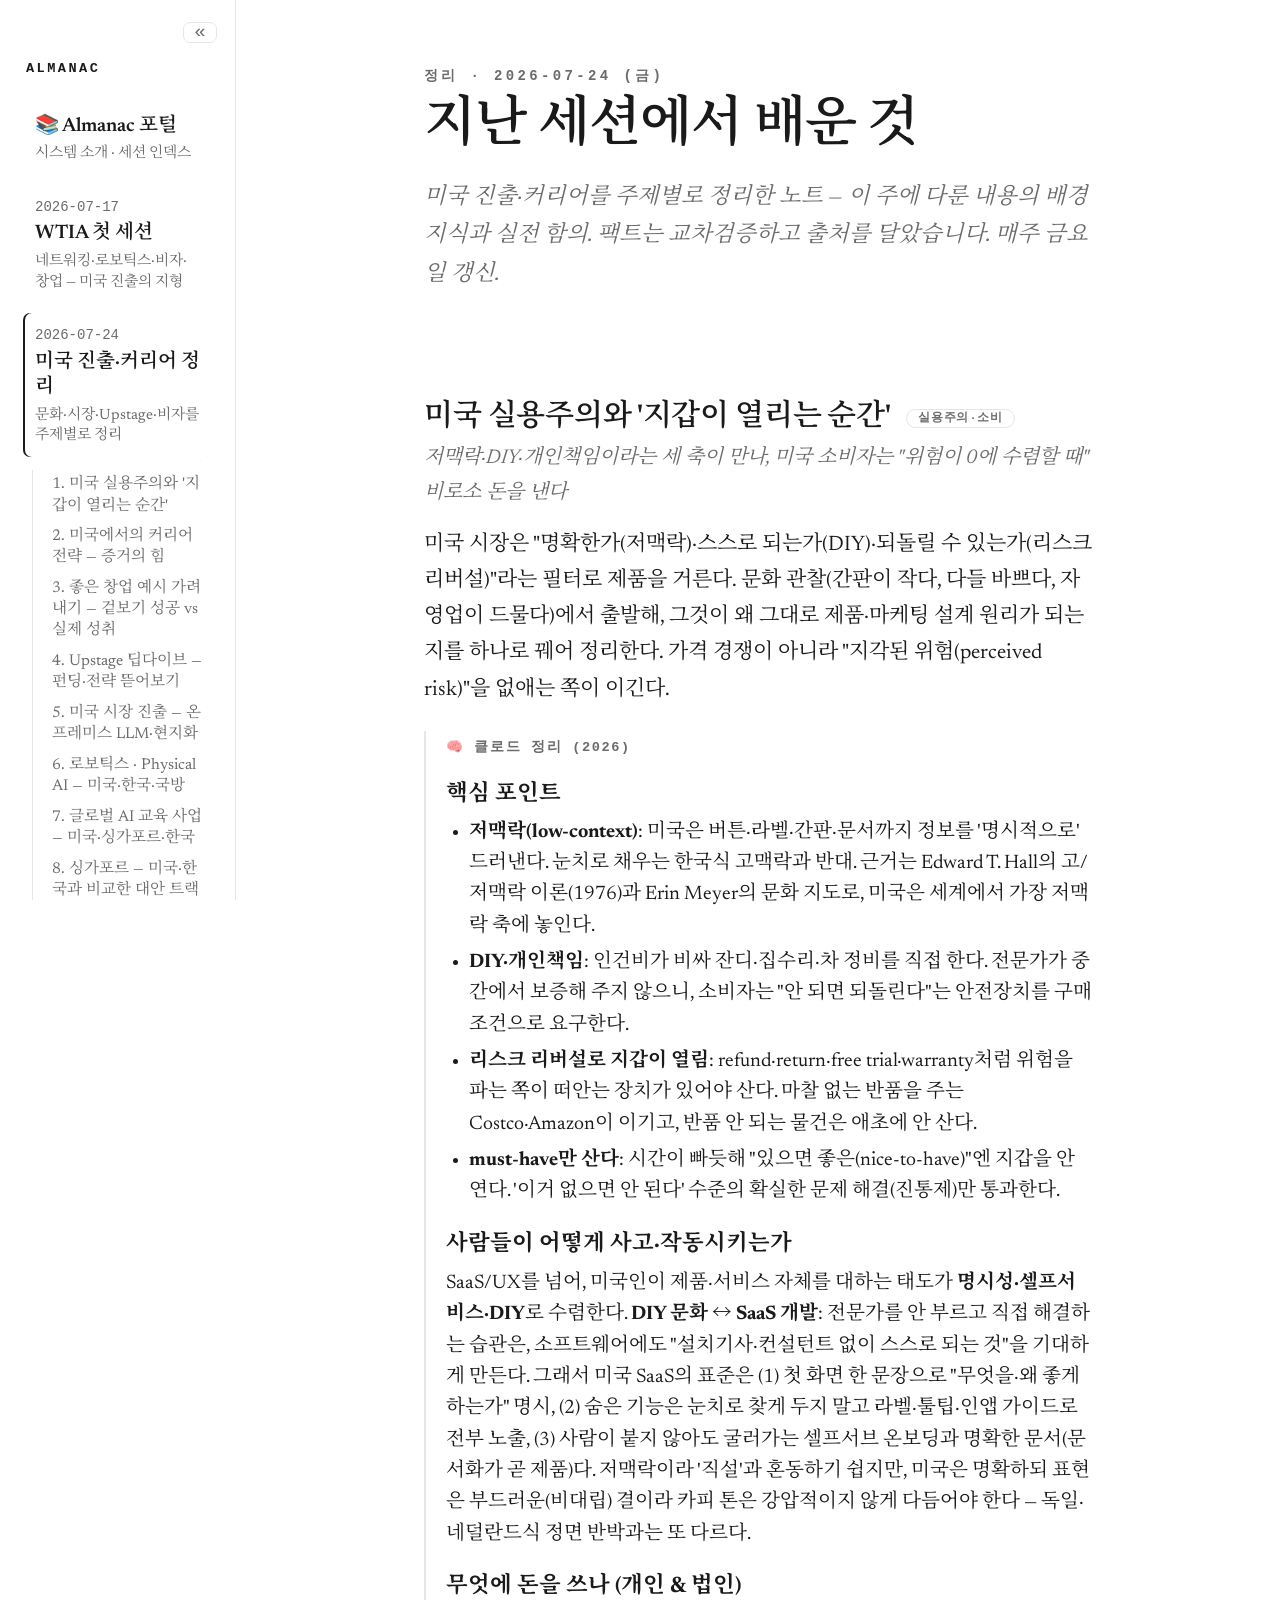
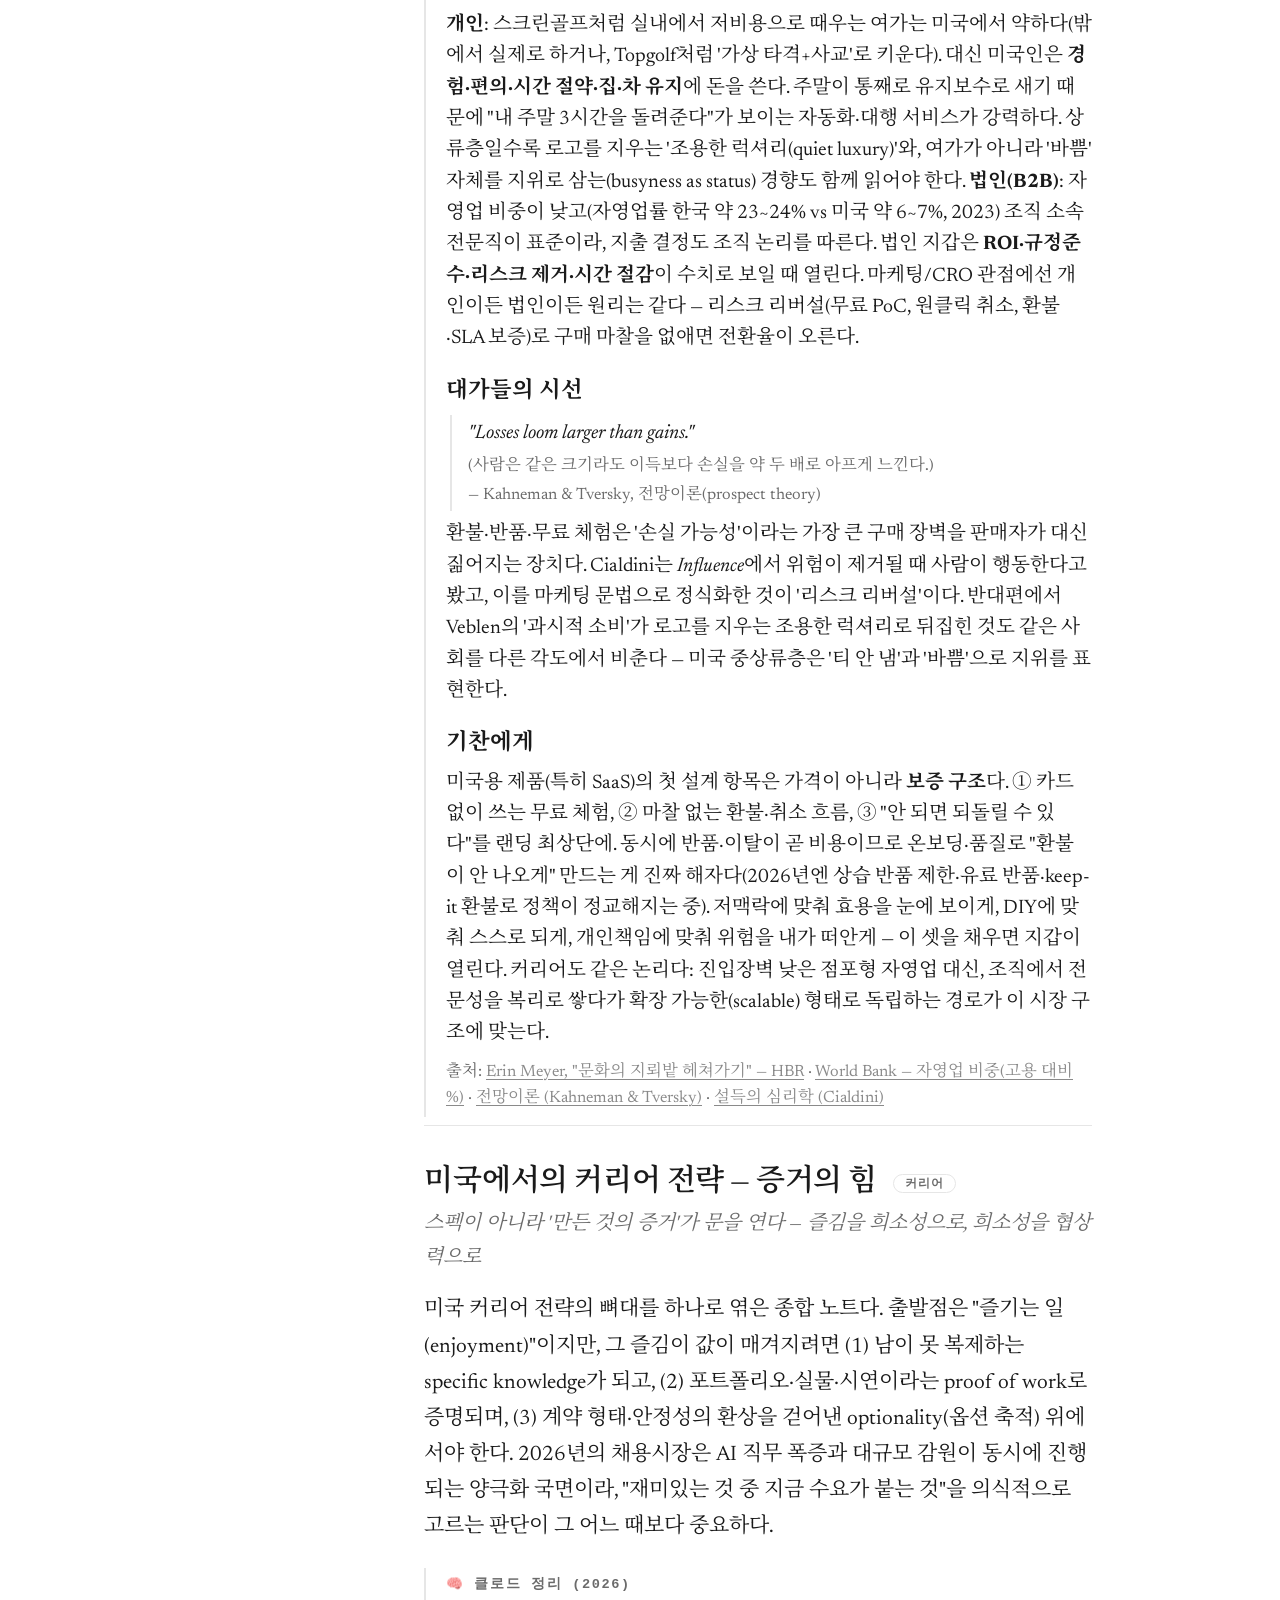
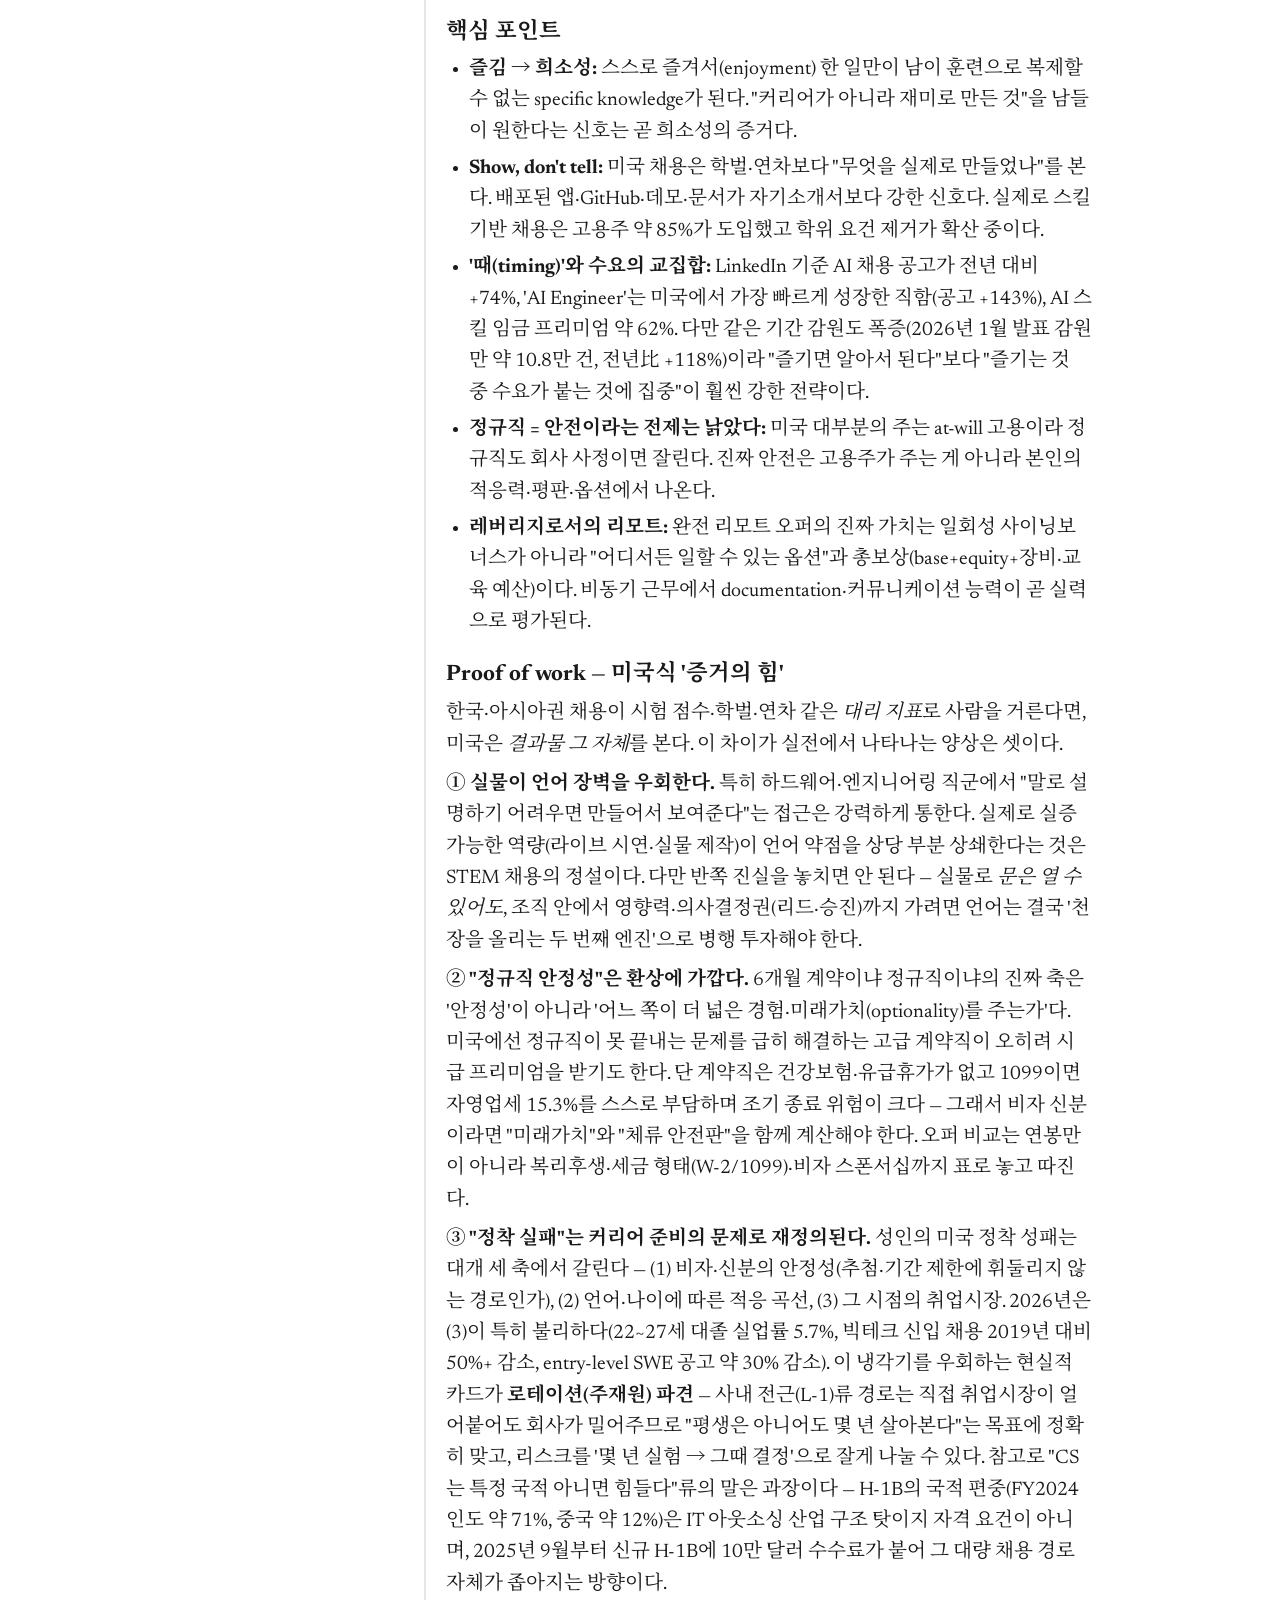
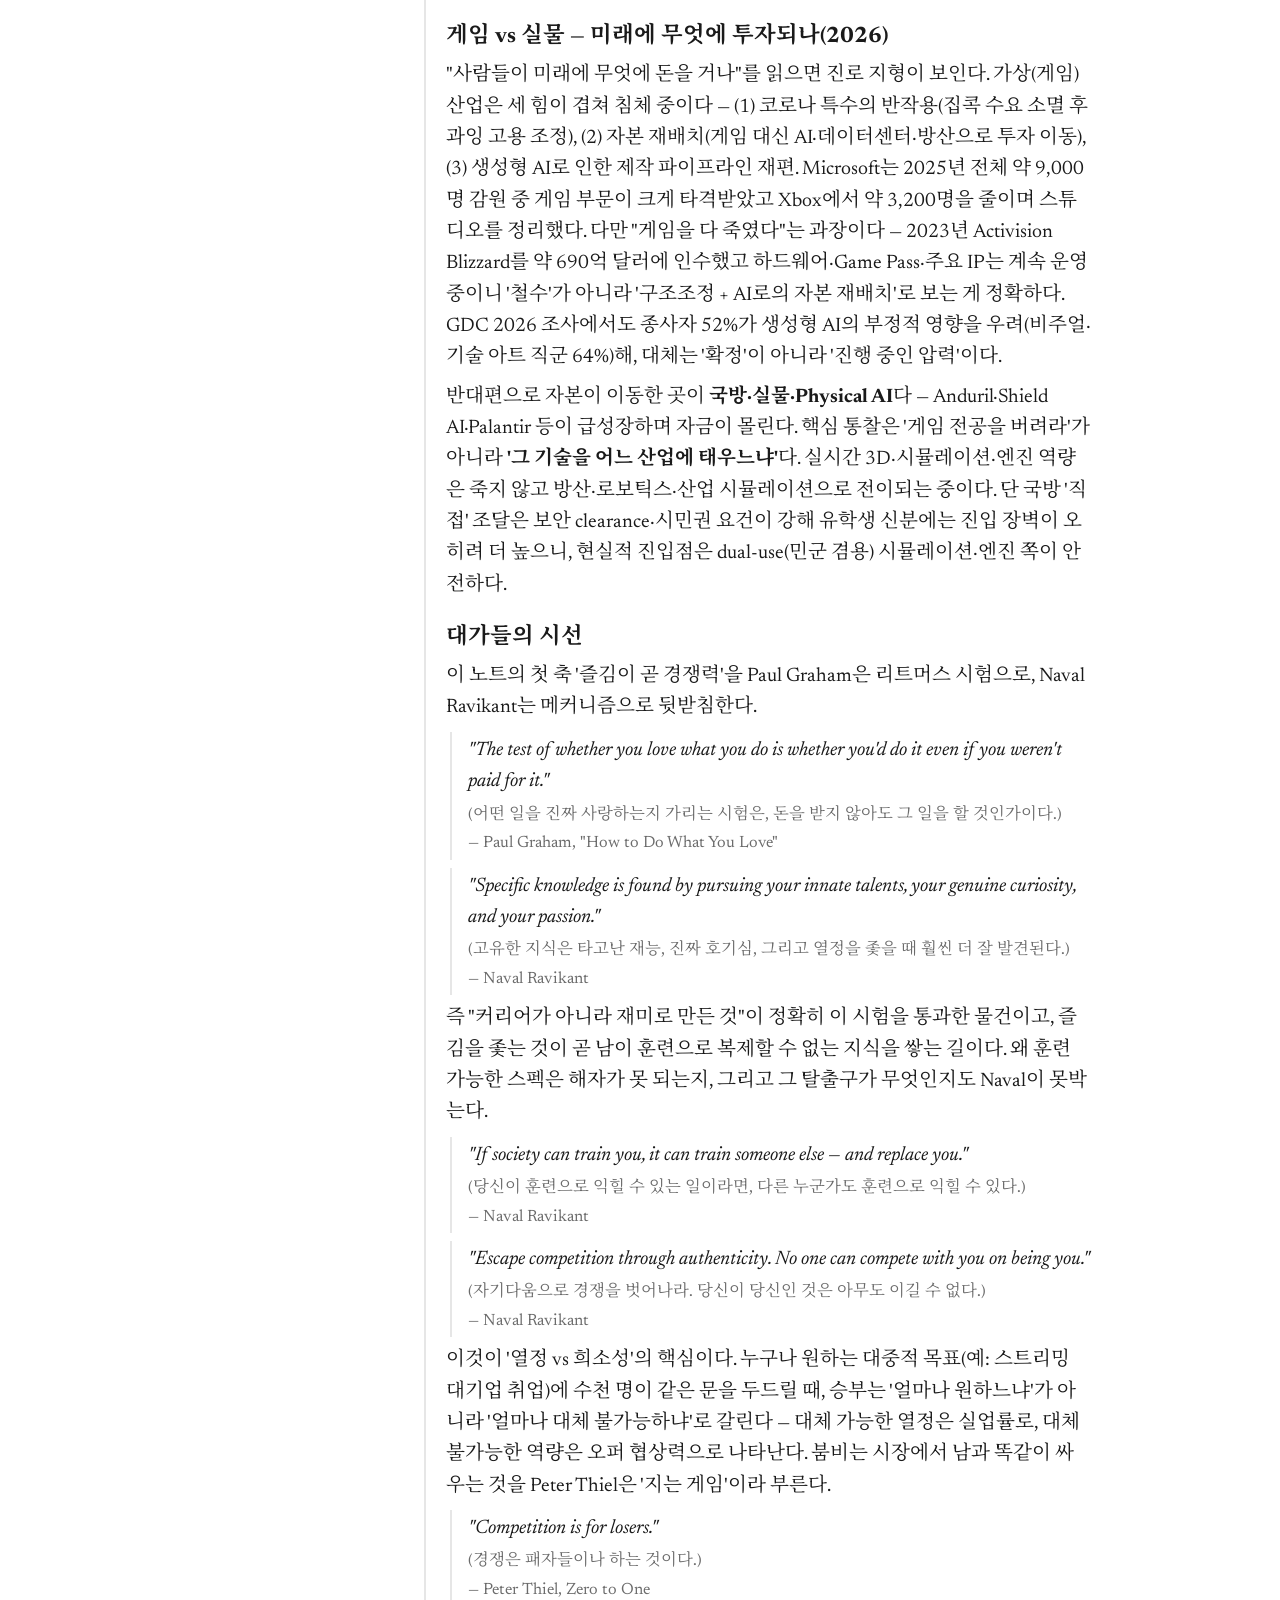
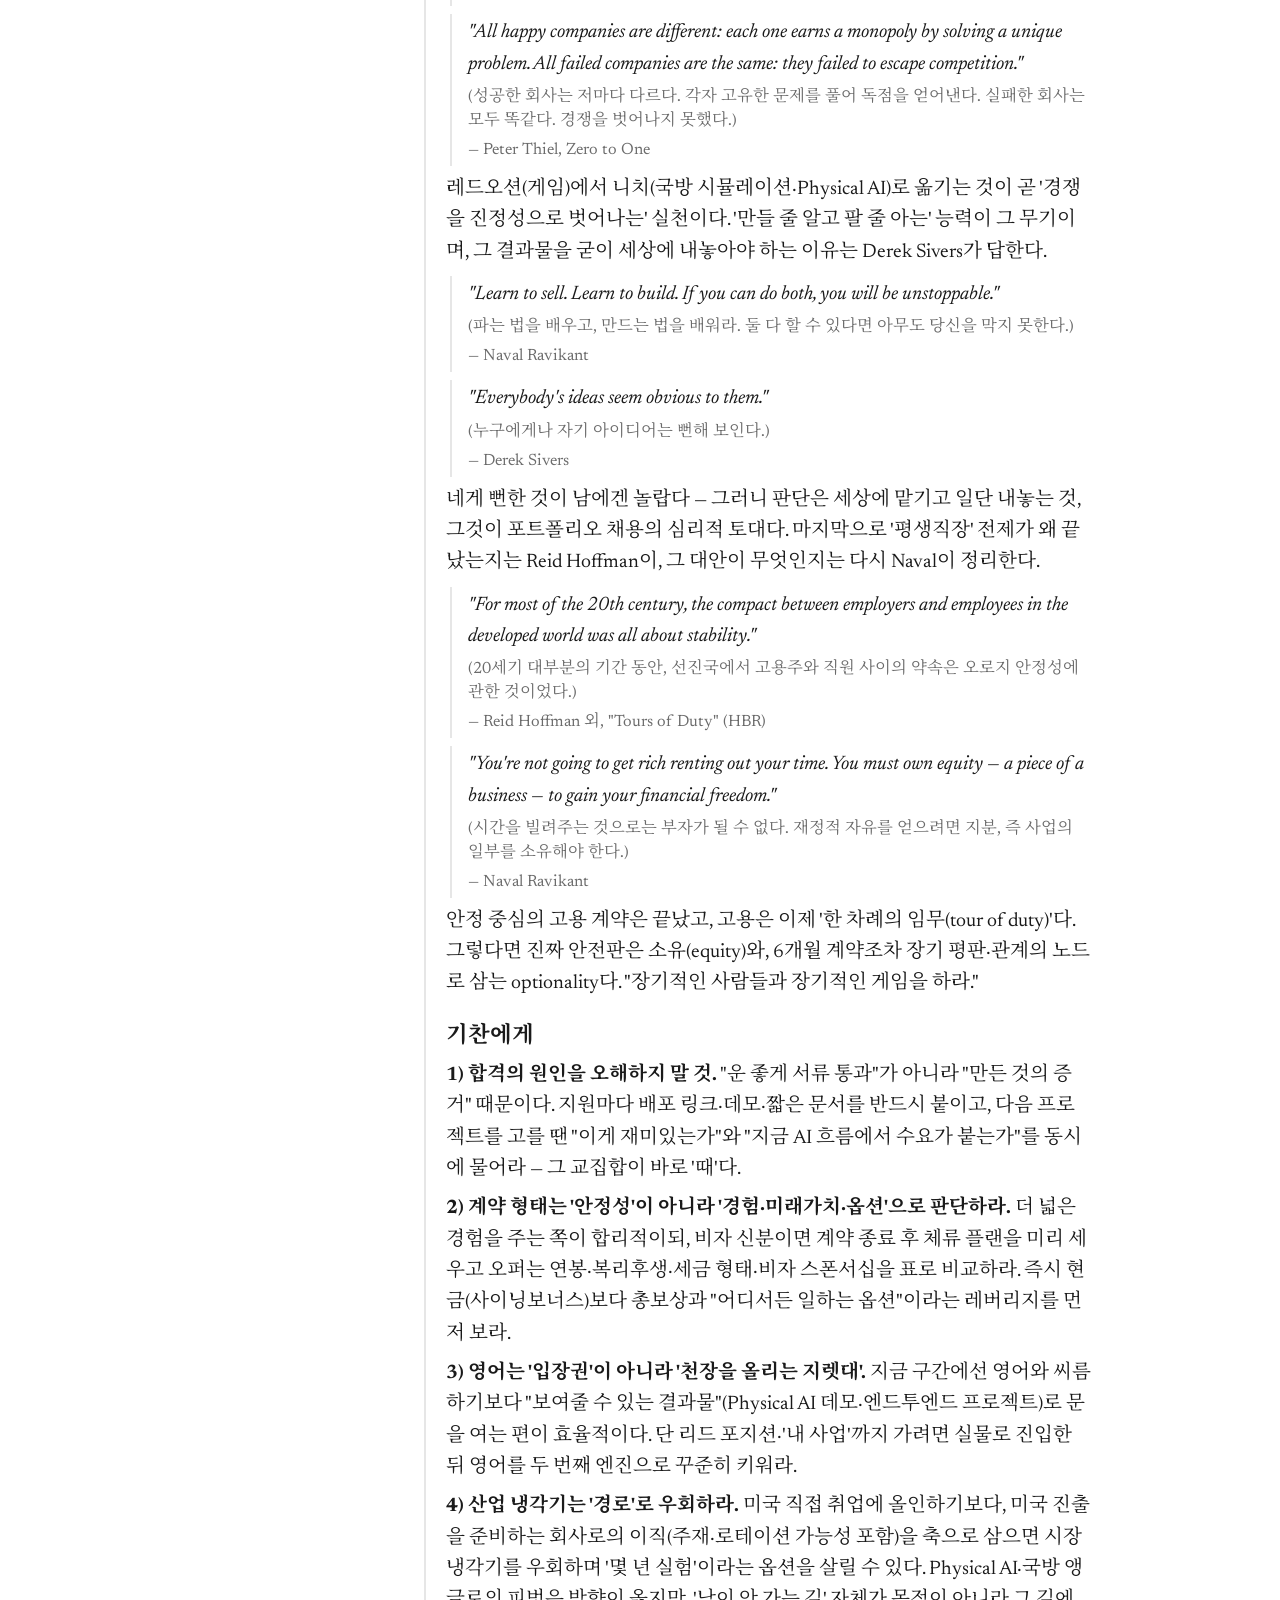
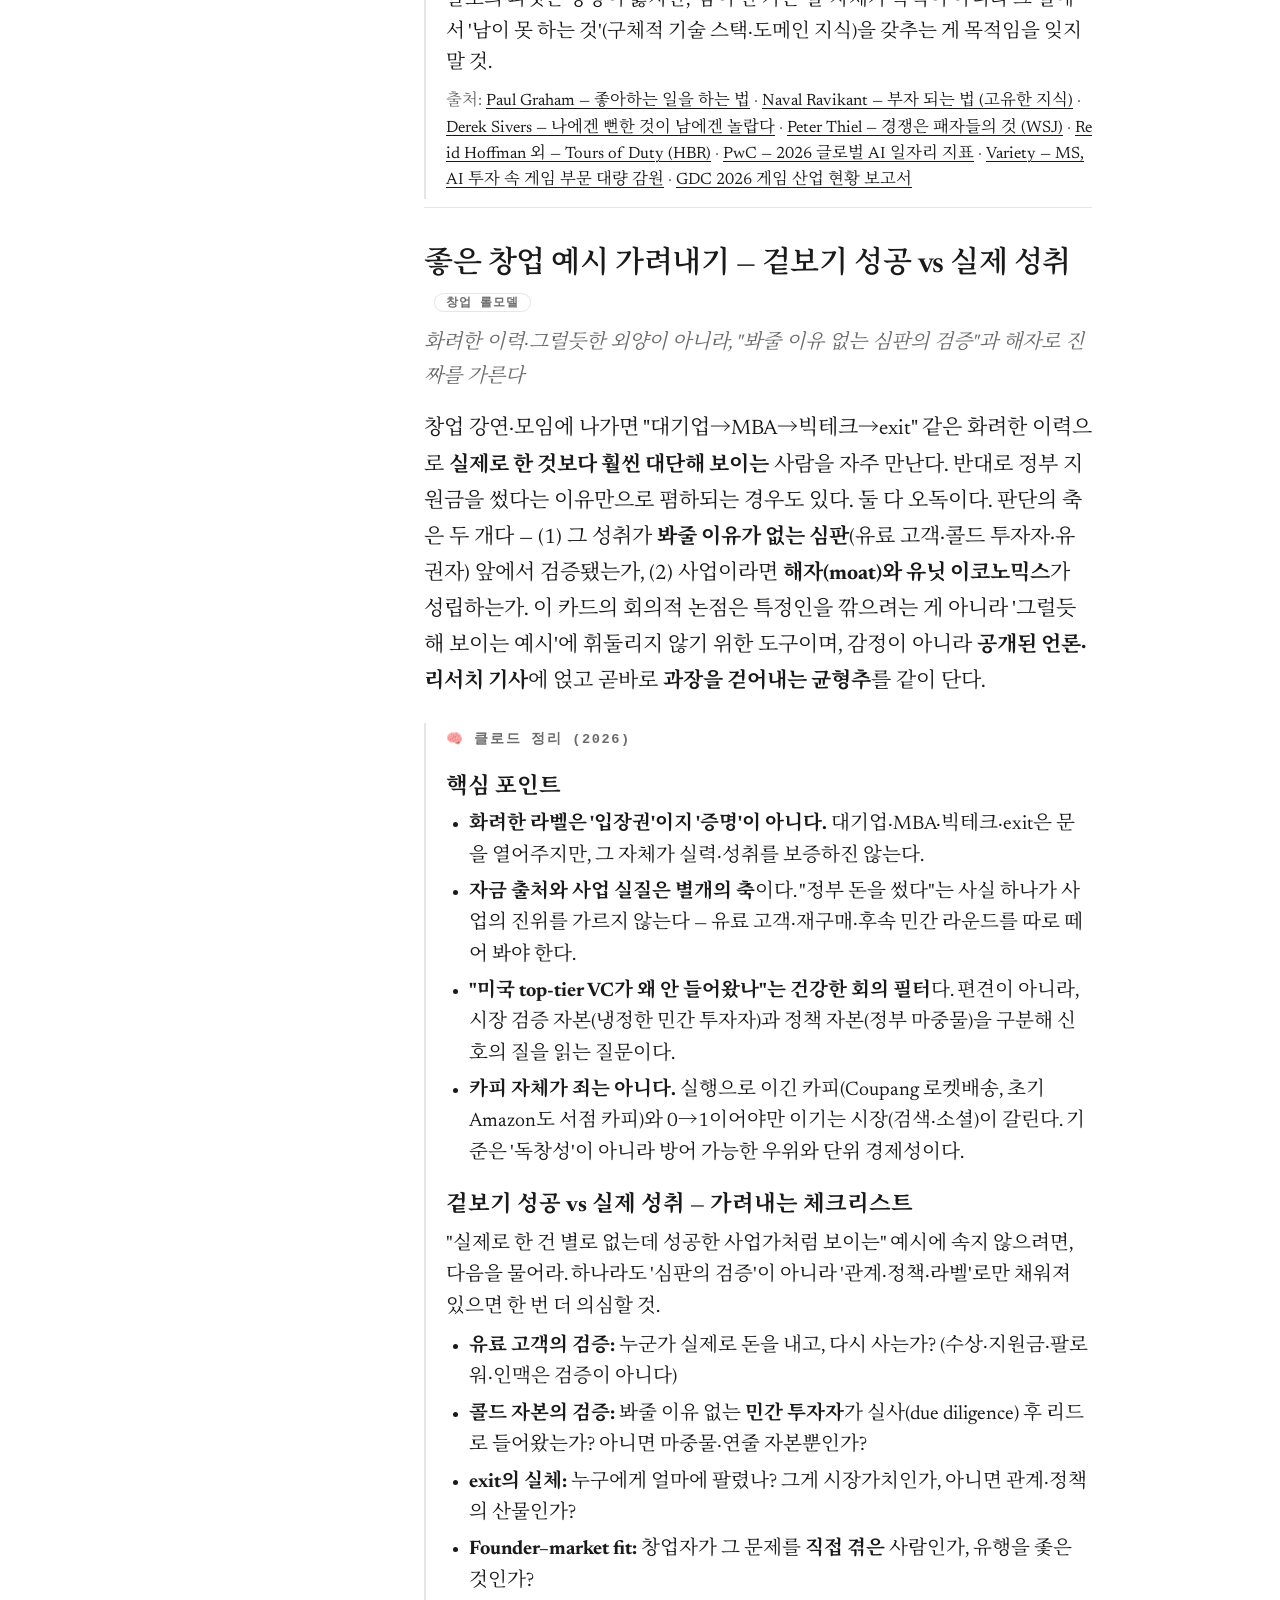
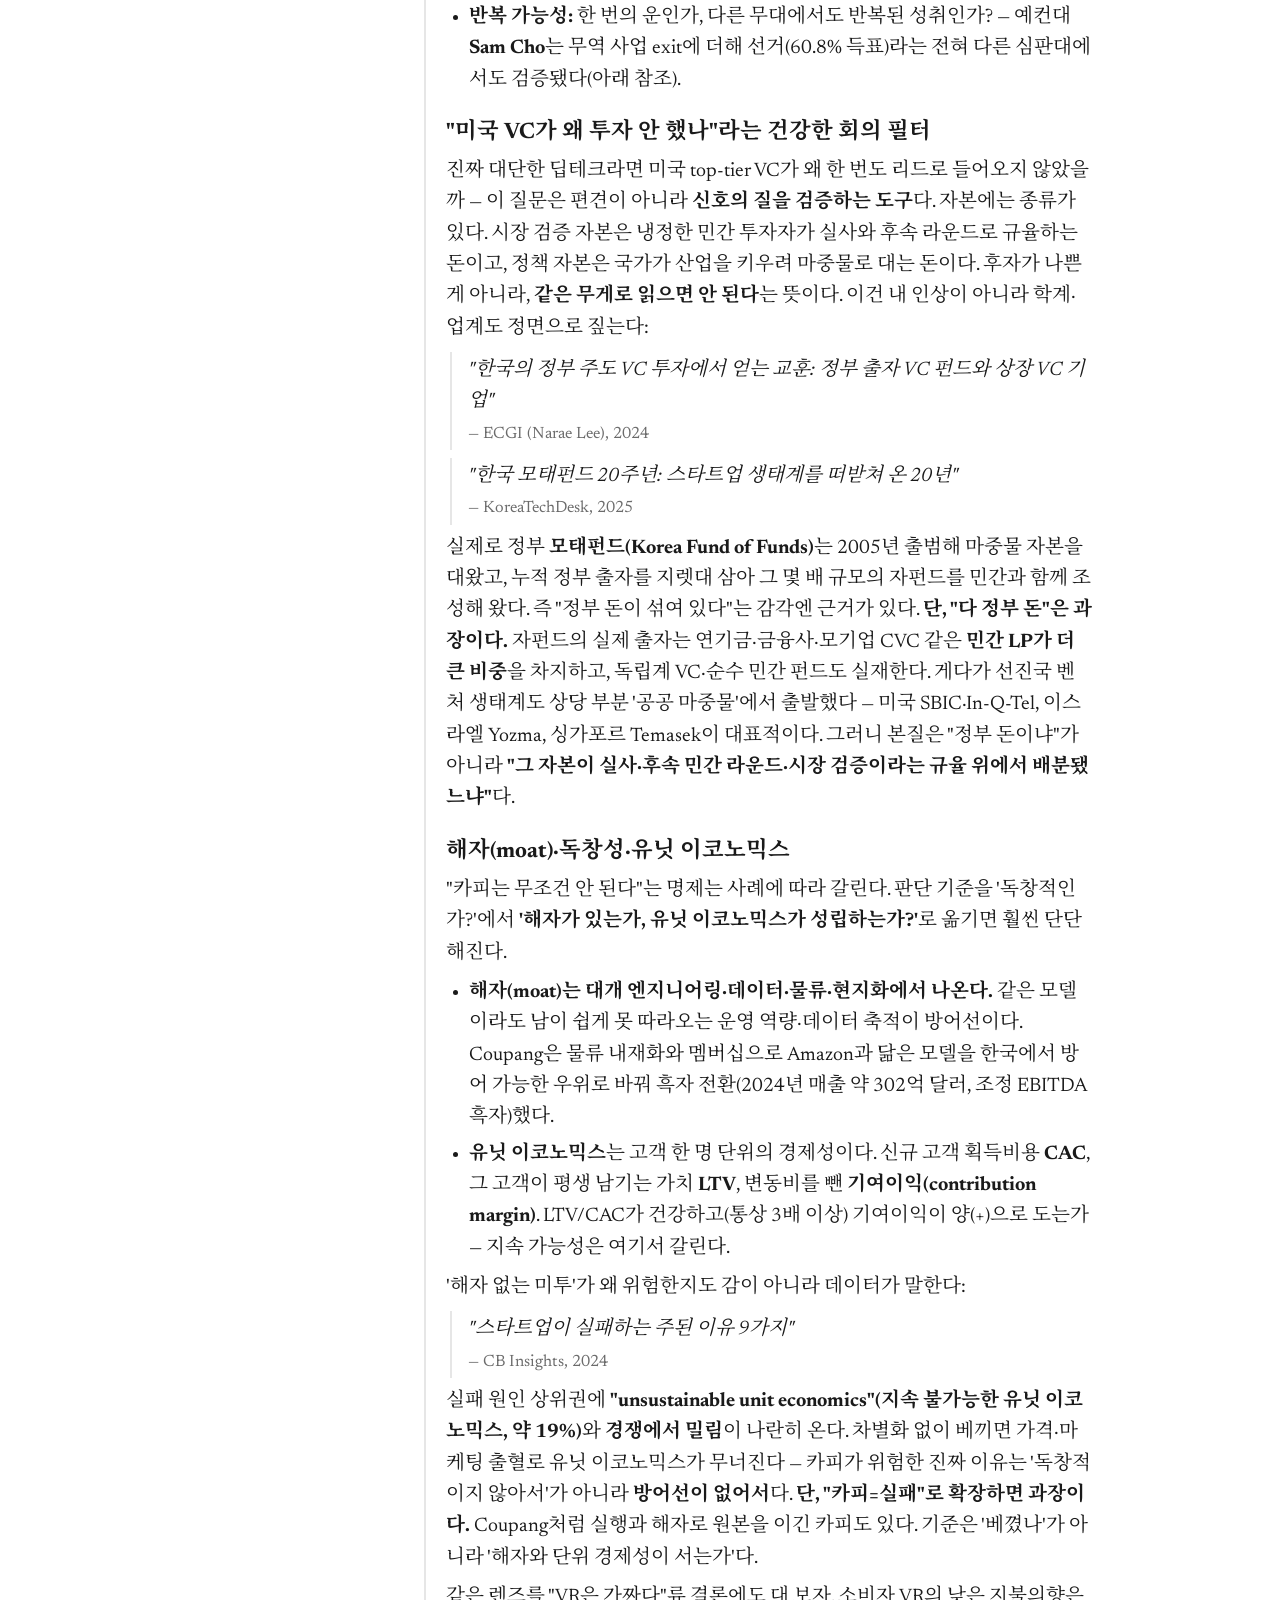
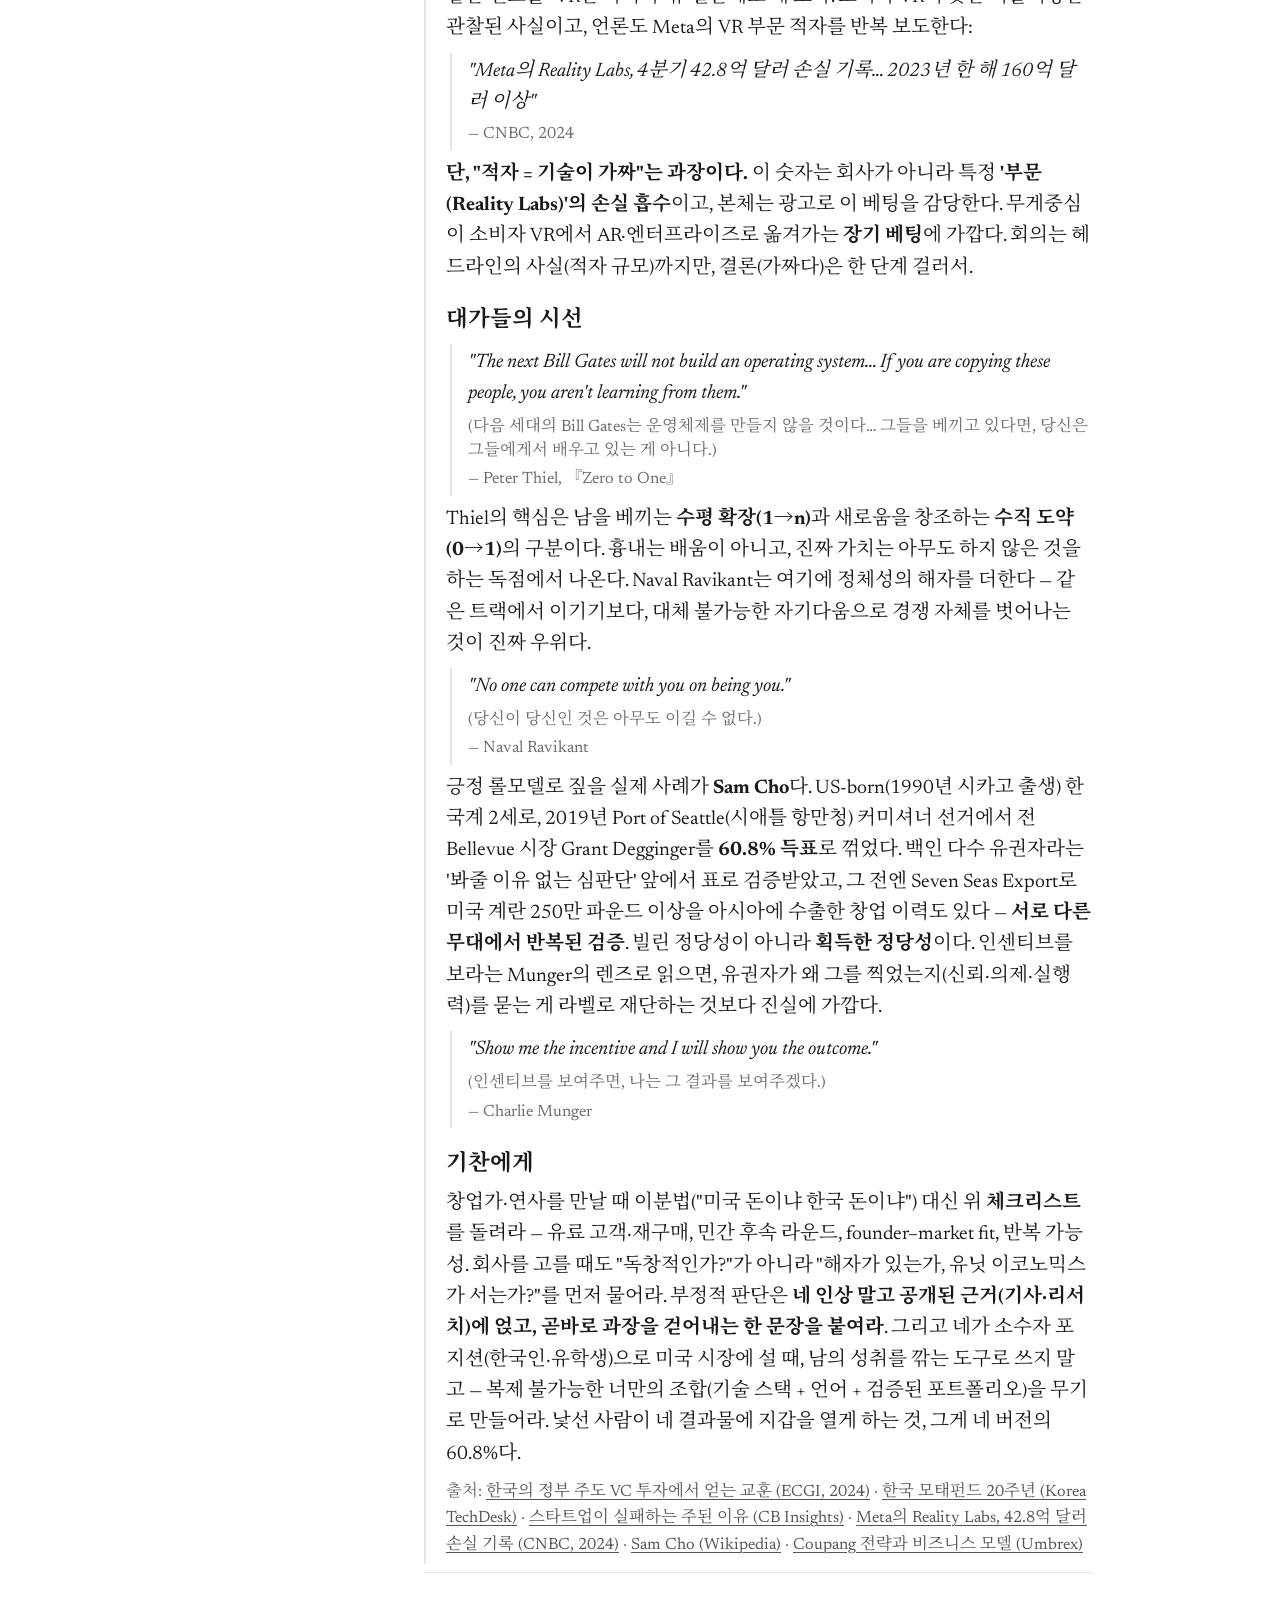
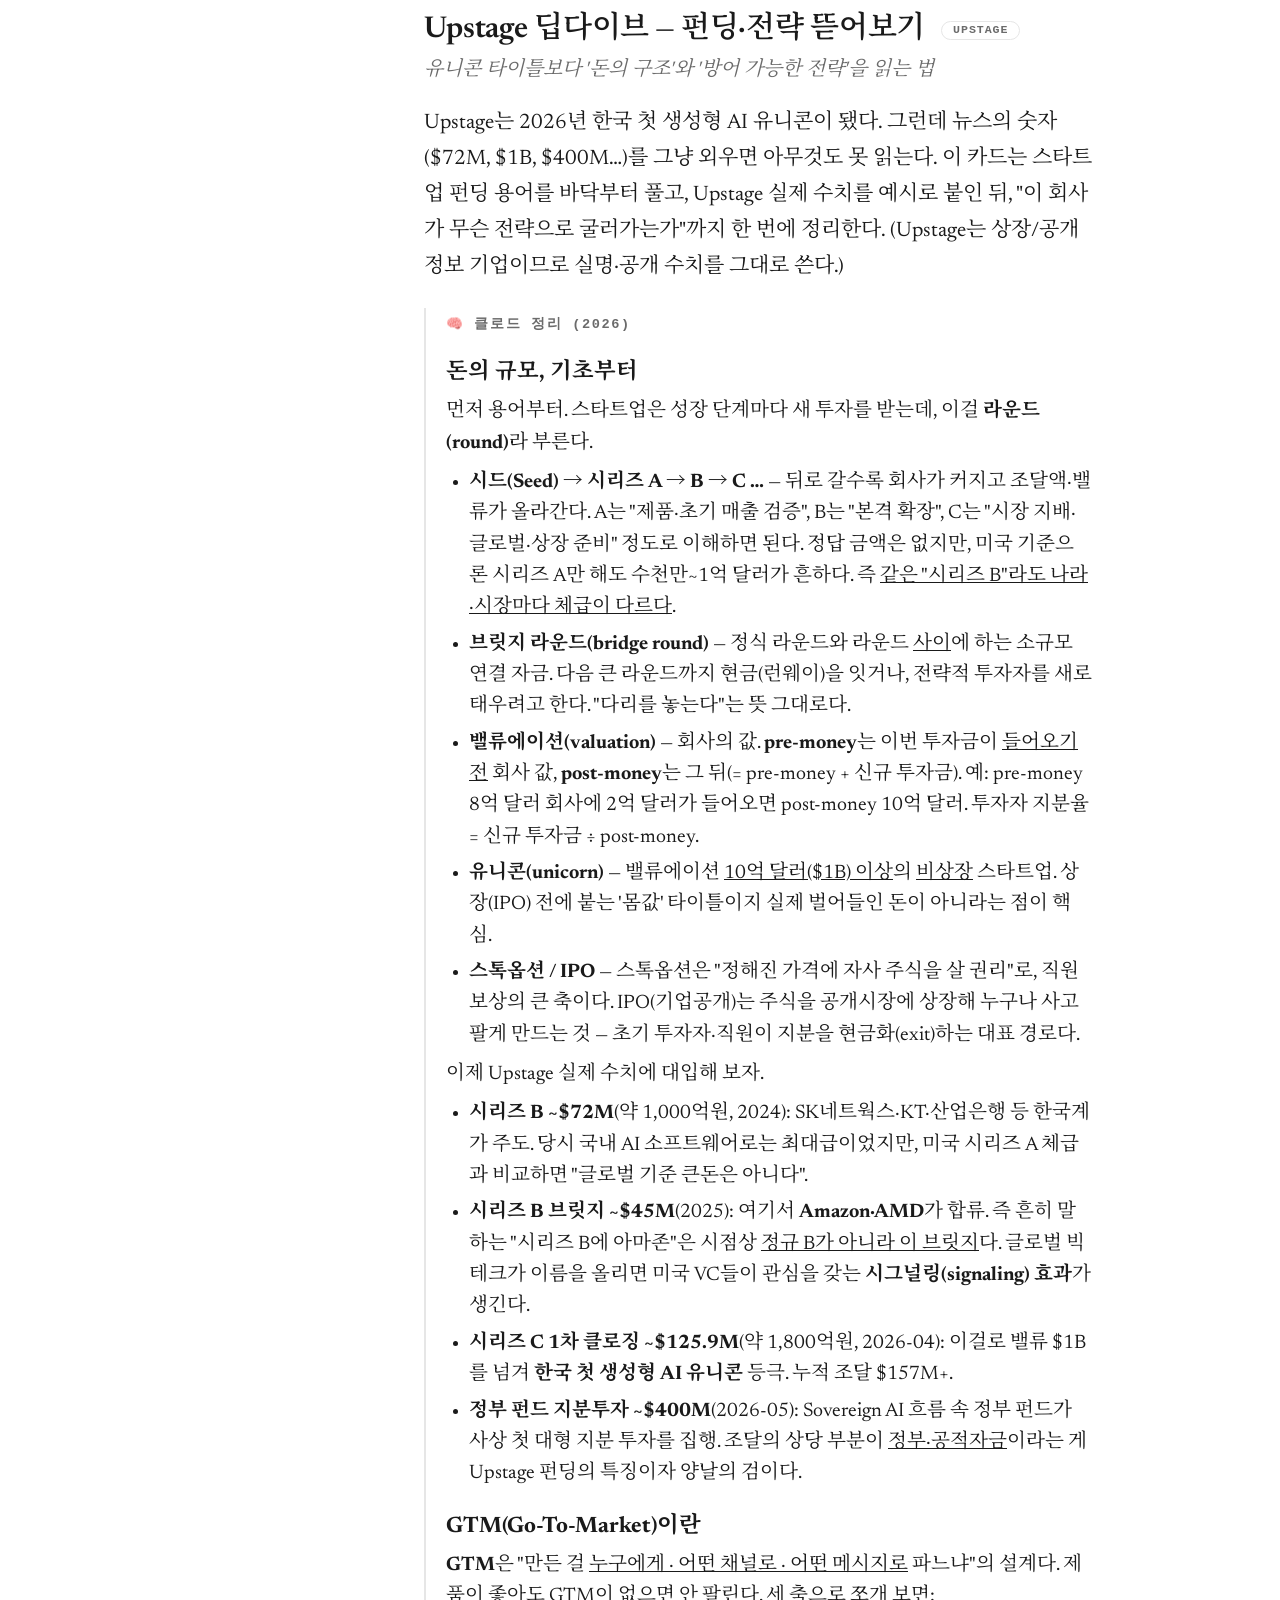
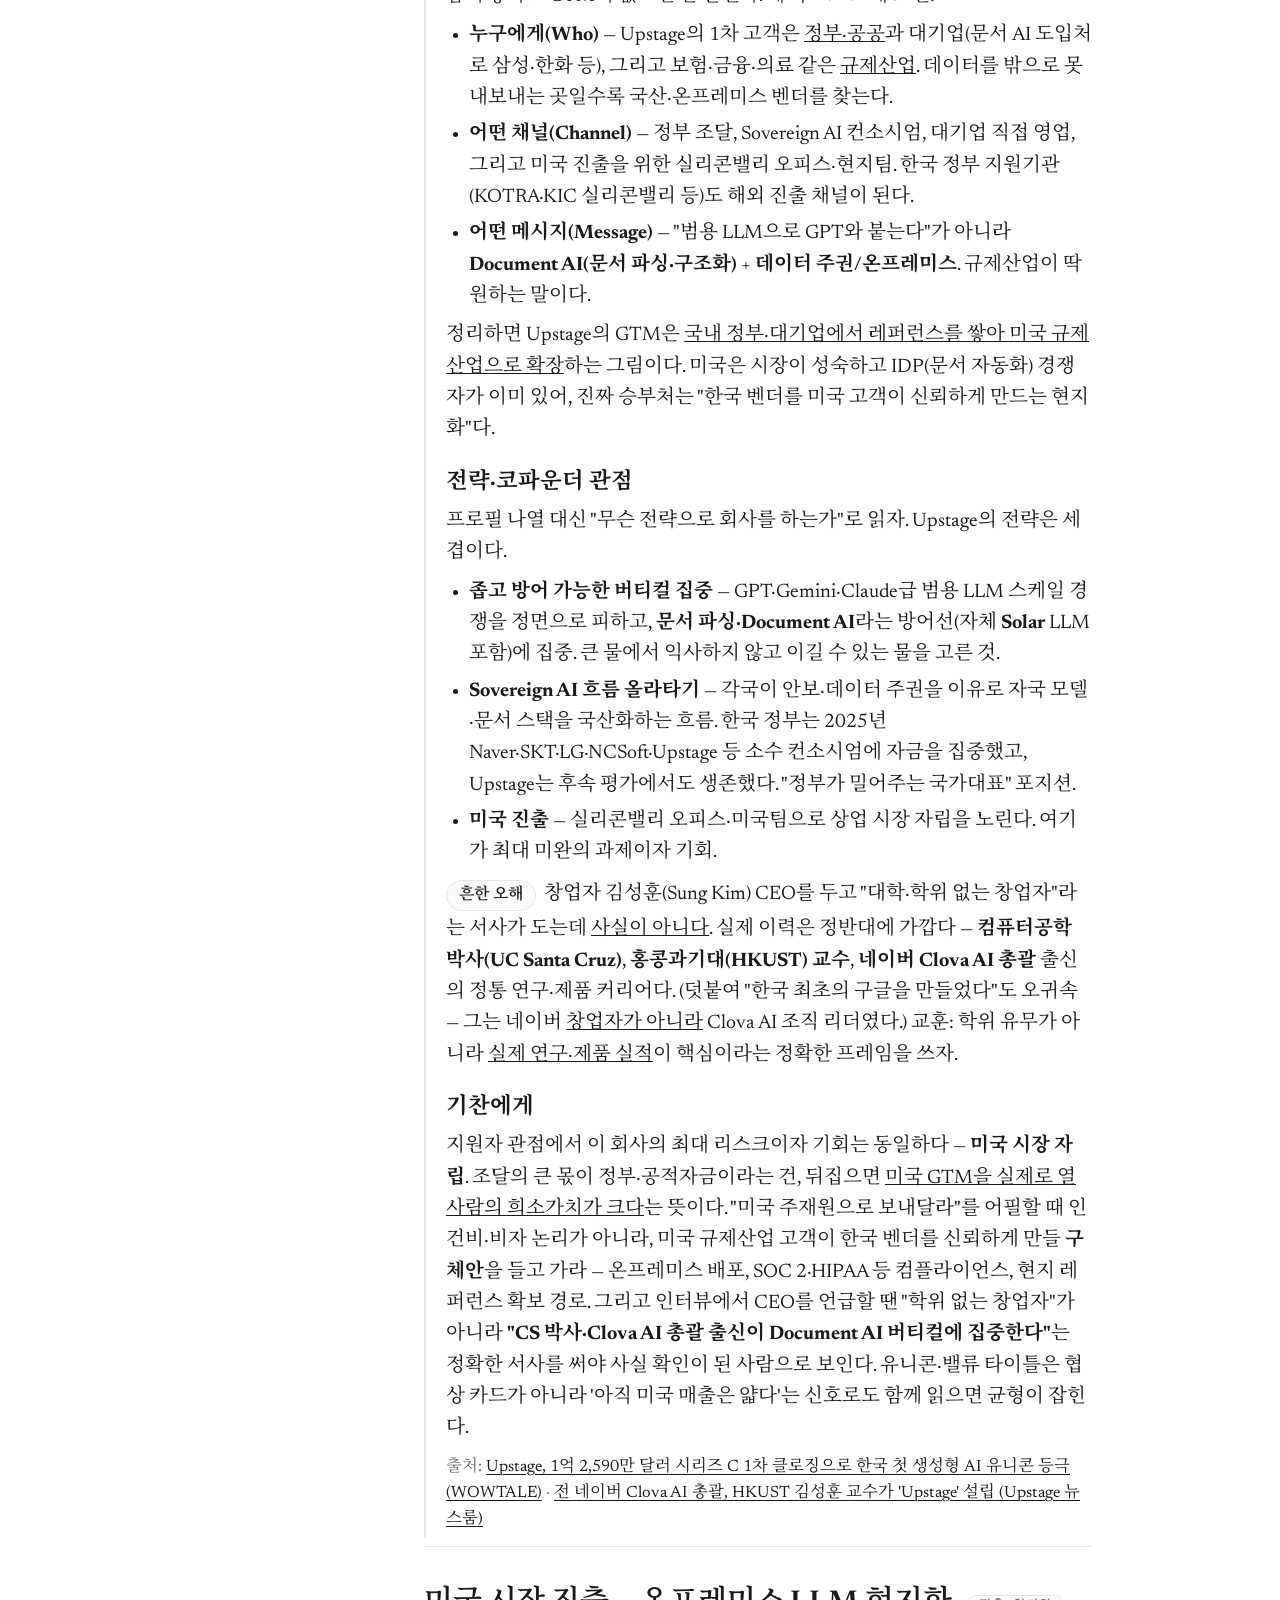
<file: site/2026-07-24.html>
<!DOCTYPE html>
<html lang="en"><head>
<meta charset="utf-8">
<meta name="viewport" content="width=device-width, initial-scale=1">
<title>정리 — 2026-07-24</title>
<meta name="description" content="My thinking notes for 2026-07-24 — topics with cross-verified sources and the open questions I'm sitting with.">
<link rel="preconnect" href="https://fonts.googleapis.com">
<link rel="preconnect" href="https://fonts.gstatic.com" crossorigin>
<link rel="stylesheet" href="https://fonts.googleapis.com/css2?family=Newsreader:ital,opsz,wght@0,6..72,400;0,6..72,500;1,6..72,400;1,6..72,500&family=Noto+Serif+KR:wght@400;500;600&display=swap">
<link rel="stylesheet" href="theme.css">
</head>
<body data-session="2026-07-24">

<div class="app">
<aside class="sidebar">
  <div class="s-head">Almanac</div>
  <nav id="sessionNav"></nav>
  <div class="s-foot">매주 금요일, 한 세션씩 쌓입니다.</div>
</aside>
<div class="content">

<header class="top"><div class="kicker">정리 · 2026-07-24 (금)</div>
    <h1>지난 세션에서 배운 것</h1>
    <p class="sub">미국 진출·커리어를 주제별로 정리한 노트 — 이 주에 다룬 내용의 배경 지식과 실전 함의. 팩트는 교차검증하고 출처를 달았습니다. 매주 금요일 갱신.</p></header>

<main><div class="toc"><span class="block-tag">이 주의 주제</span><div class="tgroup"><b><a href="#r02">1. 미국 실용주의와 '지갑이 열리는 순간'</a></b></div><div class="tgroup"><b><a href="#r03">2. 미국에서의 커리어 전략 — 증거의 힘</a></b></div><div class="tgroup"><b><a href="#r04">3. 좋은 창업 예시 가려내기 — 겉보기 성공 vs 실제 성취</a></b></div><div class="tgroup"><b><a href="#r05">4. Upstage 딥다이브 — 펀딩·전략 뜯어보기</a></b></div><div class="tgroup"><b><a href="#r06">5. 미국 시장 진출 — 온프레미스 LLM·현지화</a></b></div><div class="tgroup"><b><a href="#r07">6. 로보틱스 · Physical AI — 미국·한국·국방</a></b></div><div class="tgroup"><b><a href="#r08">7. 글로벌 AI 교육 사업 — 미국·싱가포르·한국</a></b></div><div class="tgroup"><b><a href="#r09">8. 싱가포르 — 미국·한국과 비교한 대안 트랙</a></b></div><div class="tgroup"><b><a href="#r10">9. 재미 한국계 미국인 · 미국 근무 문화 · 정보 격차</a></b></div></div>
<section class="card" style="--accent:var(--gold)" id="r02">
  <div class="head"><div class="icon">💳</div><div><h2>미국 실용주의와 '지갑이 열리는 순간' <span class="chip">실용주의·소비</span></h2><p class="why">저맥락·DIY·개인책임이라는 세 축이 만나, 미국 소비자는 "위험이 0에 수렴할 때" 비로소 돈을 낸다</p></div></div>
  <div class="context"><p>미국 시장은 "명확한가(저맥락)·스스로 되는가(DIY)·되돌릴 수 있는가(리스크 리버설)"라는 필터로 제품을 거른다. 문화 관찰(간판이 작다, 다들 바쁘다, 자영업이 드물다)에서 출발해, 그것이 왜 그대로 제품·마케팅 설계 원리가 되는지를 하나로 꿰어 정리한다. 가격 경쟁이 아니라 "지각된 위험(perceived risk)"을 없애는 쪽이 이긴다.</p></div>
  <div class="ctake"><span class="who">🧠 클로드 정리 (2026)</span>
    <h4>핵심 포인트</h4><ul>
      <li><b>저맥락(low-context)</b>: 미국은 버튼·라벨·간판·문서까지 정보를 '명시적으로' 드러낸다. 눈치로 채우는 한국식 고맥락과 반대. 근거는 Edward T. Hall의 고/저맥락 이론(1976)과 Erin Meyer의 문화 지도로, 미국은 세계에서 가장 저맥락 축에 놓인다.</li>
      <li><b>DIY·개인책임</b>: 인건비가 비싸 잔디·집수리·차 정비를 직접 한다. 전문가가 중간에서 보증해 주지 않으니, 소비자는 "안 되면 되돌린다"는 안전장치를 구매 조건으로 요구한다.</li>
      <li><b>리스크 리버설로 지갑이 열림</b>: refund·return·free trial·warranty처럼 위험을 파는 쪽이 떠안는 장치가 있어야 산다. 마찰 없는 반품을 주는 Costco·Amazon이 이기고, 반품 안 되는 물건은 애초에 안 산다.</li>
      <li><b>must-have만 산다</b>: 시간이 빠듯해 "있으면 좋은(nice-to-have)"엔 지갑을 안 연다. '이거 없으면 안 된다' 수준의 확실한 문제 해결(진통제)만 통과한다.</li>
    </ul>
    <h4 class="big">사람들이 어떻게 사고·작동시키는가</h4><p>SaaS/UX를 넘어, 미국인이 제품·서비스 자체를 대하는 태도가 <b>명시성·셀프서비스·DIY</b>로 수렴한다. <b>DIY 문화 ↔ SaaS 개발</b>: 전문가를 안 부르고 직접 해결하는 습관은, 소프트웨어에도 "설치기사·컨설턴트 없이 스스로 되는 것"을 기대하게 만든다. 그래서 미국 SaaS의 표준은 (1) 첫 화면 한 문장으로 "무엇을·왜 좋게 하는가" 명시, (2) 숨은 기능은 눈치로 찾게 두지 말고 라벨·툴팁·인앱 가이드로 전부 노출, (3) 사람이 붙지 않아도 굴러가는 셀프서브 온보딩과 명확한 문서(문서화가 곧 제품)다. 저맥락이라 '직설'과 혼동하기 쉽지만, 미국은 명확하되 표현은 부드러운(비대립) 결이라 카피 톤은 강압적이지 않게 다듬어야 한다 — 독일·네덜란드식 정면 반박과는 또 다르다.</p>
    <h4 class="big">무엇에 돈을 쓰나 (개인 &amp; 법인)</h4><p><b>개인</b>: 스크린골프처럼 실내에서 저비용으로 때우는 여가는 미국에서 약하다(밖에서 실제로 하거나, Topgolf처럼 '가상 타격+사교'로 키운다). 대신 미국인은 <b>경험·편의·시간 절약·집·차 유지</b>에 돈을 쓴다. 주말이 통째로 유지보수로 새기 때문에 "내 주말 3시간을 돌려준다"가 보이는 자동화·대행 서비스가 강력하다. 상류층일수록 로고를 지우는 '조용한 럭셔리(quiet luxury)'와, 여가가 아니라 '바쁨' 자체를 지위로 삼는(busyness as status) 경향도 함께 읽어야 한다. <b>법인(B2B)</b>: 자영업 비중이 낮고(자영업률 한국 약 23~24% vs 미국 약 6~7%, 2023) 조직 소속 전문직이 표준이라, 지출 결정도 조직 논리를 따른다. 법인 지갑은 <b>ROI·규정준수·리스크 제거·시간 절감</b>이 수치로 보일 때 열린다. 마케팅/CRO 관점에선 개인이든 법인이든 원리는 같다 — 리스크 리버설(무료 PoC, 원클릭 취소, 환불·SLA 보증)로 구매 마찰을 없애면 전환율이 오른다.</p>
    <h4 class="wis">대가들의 시선</h4><blockquote>"Losses loom larger than gains."<span class="qko">(사람은 같은 크기라도 이득보다 손실을 약 두 배로 아프게 느낀다.)</span><cite>— Kahneman &amp; Tversky, 전망이론(prospect theory)</cite></blockquote><p>환불·반품·무료 체험은 '손실 가능성'이라는 가장 큰 구매 장벽을 판매자가 대신 짊어지는 장치다. Cialdini는 <i>Influence</i>에서 위험이 제거될 때 사람이 행동한다고 봤고, 이를 마케팅 문법으로 정식화한 것이 '리스크 리버설'이다. 반대편에서 Veblen의 '과시적 소비'가 로고를 지우는 조용한 럭셔리로 뒤집힌 것도 같은 사회를 다른 각도에서 비춘다 — 미국 중상류층은 '티 안 냄'과 '바쁨'으로 지위를 표현한다.</p>
    <h4>기찬에게</h4><p>미국용 제품(특히 SaaS)의 첫 설계 항목은 가격이 아니라 <b>보증 구조</b>다. ① 카드 없이 쓰는 무료 체험, ② 마찰 없는 환불·취소 흐름, ③ "안 되면 되돌릴 수 있다"를 랜딩 최상단에. 동시에 반품·이탈이 곧 비용이므로 온보딩·품질로 "환불이 안 나오게" 만드는 게 진짜 해자다(2026년엔 상습 반품 제한·유료 반품·keep-it 환불로 정책이 정교해지는 중). 저맥락에 맞춰 효용을 눈에 보이게, DIY에 맞춰 스스로 되게, 개인책임에 맞춰 위험을 내가 떠안게 — 이 셋을 채우면 지갑이 열린다. 커리어도 같은 논리다: 진입장벽 낮은 점포형 자영업 대신, 조직에서 전문성을 복리로 쌓다가 확장 가능한(scalable) 형태로 독립하는 경로가 이 시장 구조에 맞는다.</p>
    <div class="src">출처: <a href="https://hbr.org/2014/05/navigating-the-cultural-minefield" target="_blank" rel="noopener">Erin Meyer, "문화의 지뢰밭 헤쳐가기" — HBR</a> · <a href="https://data.worldbank.org/indicator/SL.EMP.SELF.ZS" target="_blank" rel="noopener">World Bank — 자영업 비중(고용 대비 %)</a> · <a href="https://en.wikipedia.org/wiki/Prospect_theory" target="_blank" rel="noopener">전망이론 (Kahneman &amp; Tversky)</a> · <a href="https://en.wikipedia.org/wiki/Influence:_The_Psychology_of_Persuasion" target="_blank" rel="noopener">설득의 심리학 (Cialdini)</a></div>
  </div>
</section>

<section class="card" style="--accent:var(--blue)" id="r03">
  <div class="head"><div class="icon">🧭</div><div><h2>미국에서의 커리어 전략 — 증거의 힘 <span class="chip">커리어</span></h2><p class="why">스펙이 아니라 '만든 것의 증거'가 문을 연다 — 즐김을 희소성으로, 희소성을 협상력으로</p></div></div>
  <div class="context"><p>미국 커리어 전략의 뼈대를 하나로 엮은 종합 노트다. 출발점은 "즐기는 일(enjoyment)"이지만, 그 즐김이 값이 매겨지려면 (1) 남이 못 복제하는 specific knowledge가 되고, (2) 포트폴리오·실물·시연이라는 proof of work로 증명되며, (3) 계약 형태·안정성의 환상을 걷어낸 optionality(옵션 축적) 위에 서야 한다. 2026년의 채용시장은 AI 직무 폭증과 대규모 감원이 동시에 진행되는 양극화 국면이라, "재미있는 것 중 지금 수요가 붙는 것"을 의식적으로 고르는 판단이 그 어느 때보다 중요하다.</p></div>
  <div class="ctake"><span class="who">🧠 클로드 정리 (2026)</span>
    <h4>핵심 포인트</h4><ul>
      <li><b>즐김 → 희소성:</b> 스스로 즐겨서(enjoyment) 한 일만이 남이 훈련으로 복제할 수 없는 specific knowledge가 된다. "커리어가 아니라 재미로 만든 것"을 남들이 원한다는 신호는 곧 희소성의 증거다.</li>
      <li><b>Show, don't tell:</b> 미국 채용은 학벌·연차보다 "무엇을 실제로 만들었나"를 본다. 배포된 앱·GitHub·데모·문서가 자기소개서보다 강한 신호다. 실제로 스킬 기반 채용은 고용주 약 85%가 도입했고 학위 요건 제거가 확산 중이다.</li>
      <li><b>'때(timing)'와 수요의 교집합:</b> LinkedIn 기준 AI 채용 공고가 전년 대비 +74%, 'AI Engineer'는 미국에서 가장 빠르게 성장한 직함(공고 +143%), AI 스킬 임금 프리미엄 약 62%. 다만 같은 기간 감원도 폭증(2026년 1월 발표 감원만 약 10.8만 건, 전년比 +118%)이라 "즐기면 알아서 된다"보다 "즐기는 것 중 수요가 붙는 것에 집중"이 훨씬 강한 전략이다.</li>
      <li><b>정규직 = 안전이라는 전제는 낡았다:</b> 미국 대부분의 주는 at-will 고용이라 정규직도 회사 사정이면 잘린다. 진짜 안전은 고용주가 주는 게 아니라 본인의 적응력·평판·옵션에서 나온다.</li>
      <li><b>레버리지로서의 리모트:</b> 완전 리모트 오퍼의 진짜 가치는 일회성 사이닝보너스가 아니라 "어디서든 일할 수 있는 옵션"과 총보상(base+equity+장비·교육 예산)이다. 비동기 근무에서 documentation·커뮤니케이션 능력이 곧 실력으로 평가된다.</li>
    </ul>

    <h4 class="big">Proof of work — 미국식 '증거의 힘'</h4>
    <p>한국·아시아권 채용이 시험 점수·학벌·연차 같은 <em>대리 지표</em>로 사람을 거른다면, 미국은 <em>결과물 그 자체</em>를 본다. 이 차이가 실전에서 나타나는 양상은 셋이다.</p>
    <p><b>① 실물이 언어 장벽을 우회한다.</b> 특히 하드웨어·엔지니어링 직군에서 "말로 설명하기 어려우면 만들어서 보여준다"는 접근은 강력하게 통한다. 실제로 실증 가능한 역량(라이브 시연·실물 제작)이 언어 약점을 상당 부분 상쇄한다는 것은 STEM 채용의 정설이다. 다만 반쪽 진실을 놓치면 안 된다 — 실물로 <em>문은 열 수 있어도</em>, 조직 안에서 영향력·의사결정권(리드·승진)까지 가려면 언어는 결국 '천장을 올리는 두 번째 엔진'으로 병행 투자해야 한다.</p>
    <p><b>② "정규직 안정성"은 환상에 가깝다.</b> 6개월 계약이냐 정규직이냐의 진짜 축은 '안정성'이 아니라 '어느 쪽이 더 넓은 경험·미래가치(optionality)를 주는가'다. 미국에선 정규직이 못 끝내는 문제를 급히 해결하는 고급 계약직이 오히려 시급 프리미엄을 받기도 한다. 단 계약직은 건강보험·유급휴가가 없고 1099이면 자영업세 15.3%를 스스로 부담하며 조기 종료 위험이 크다 — 그래서 비자 신분이라면 "미래가치"와 "체류 안전판"을 함께 계산해야 한다. 오퍼 비교는 연봉만이 아니라 복리후생·세금 형태(W-2/1099)·비자 스폰서십까지 표로 놓고 따진다.</p>
    <p><b>③ "정착 실패"는 커리어 준비의 문제로 재정의된다.</b> 성인의 미국 정착 성패는 대개 세 축에서 갈린다 — (1) 비자·신분의 안정성(추첨·기간 제한에 휘둘리지 않는 경로인가), (2) 언어·나이에 따른 적응 곡선, (3) 그 시점의 취업시장. 2026년은 (3)이 특히 불리하다(22~27세 대졸 실업률 5.7%, 빅테크 신입 채용 2019년 대비 50%+ 감소, entry-level SWE 공고 약 30% 감소). 이 냉각기를 우회하는 현실적 카드가 <b>로테이션(주재원) 파견</b> — 사내 전근(L-1)류 경로는 직접 취업시장이 얼어붙어도 회사가 밀어주므로 "평생은 아니어도 몇 년 살아본다"는 목표에 정확히 맞고, 리스크를 '몇 년 실험 → 그때 결정'으로 잘게 나눌 수 있다. 참고로 "CS는 특정 국적 아니면 힘들다"류의 말은 과장이다 — H-1B의 국적 편중(FY2024 인도 약 71%, 중국 약 12%)은 IT 아웃소싱 산업 구조 탓이지 자격 요건이 아니며, 2025년 9월부터 신규 H-1B에 10만 달러 수수료가 붙어 그 대량 채용 경로 자체가 좁아지는 방향이다.</p>

    <h4 class="big">게임 vs 실물 — 미래에 무엇에 투자되나(2026)</h4>
    <p>"사람들이 미래에 무엇에 돈을 거나"를 읽으면 진로 지형이 보인다. 가상(게임) 산업은 세 힘이 겹쳐 침체 중이다 — (1) 코로나 특수의 반작용(집콕 수요 소멸 후 과잉 고용 조정), (2) 자본 재배치(게임 대신 AI·데이터센터·방산으로 투자 이동), (3) 생성형 AI로 인한 제작 파이프라인 재편. Microsoft는 2025년 전체 약 9,000명 감원 중 게임 부문이 크게 타격받았고 Xbox에서 약 3,200명을 줄이며 스튜디오를 정리했다. 다만 "게임을 다 죽였다"는 과장이다 — 2023년 Activision Blizzard를 약 690억 달러에 인수했고 하드웨어·Game Pass·주요 IP는 계속 운영 중이니 '철수'가 아니라 '구조조정 + AI로의 자본 재배치'로 보는 게 정확하다. GDC 2026 조사에서도 종사자 52%가 생성형 AI의 부정적 영향을 우려(비주얼·기술 아트 직군 64%)해, 대체는 '확정'이 아니라 '진행 중인 압력'이다.</p>
    <p>반대편으로 자본이 이동한 곳이 <b>국방·실물·Physical AI</b>다 — Anduril·Shield AI·Palantir 등이 급성장하며 자금이 몰린다. 핵심 통찰은 '게임 전공을 버려라'가 아니라 <b>'그 기술을 어느 산업에 태우느냐'</b>다. 실시간 3D·시뮬레이션·엔진 역량은 죽지 않고 방산·로보틱스·산업 시뮬레이션으로 전이되는 중이다. 단 국방 '직접' 조달은 보안 clearance·시민권 요건이 강해 유학생 신분에는 진입 장벽이 오히려 더 높으니, 현실적 진입점은 dual-use(민군 겸용) 시뮬레이션·엔진 쪽이 안전하다.</p>

    <h4 class="wis">대가들의 시선</h4>
    <p>이 노트의 첫 축 '즐김이 곧 경쟁력'을 Paul Graham은 리트머스 시험으로, Naval Ravikant는 메커니즘으로 뒷받침한다.</p>
    <blockquote>"The test of whether you love what you do is whether you'd do it even if you weren't paid for it."<span class="qko">(어떤 일을 진짜 사랑하는지 가리는 시험은, 돈을 받지 않아도 그 일을 할 것인가이다.)</span><cite>— Paul Graham, "How to Do What You Love"</cite></blockquote>
    <blockquote>"Specific knowledge is found by pursuing your innate talents, your genuine curiosity, and your passion."<span class="qko">(고유한 지식은 타고난 재능, 진짜 호기심, 그리고 열정을 좇을 때 훨씬 더 잘 발견된다.)</span><cite>— Naval Ravikant</cite></blockquote>
    <p>즉 "커리어가 아니라 재미로 만든 것"이 정확히 이 시험을 통과한 물건이고, 즐김을 좇는 것이 곧 남이 훈련으로 복제할 수 없는 지식을 쌓는 길이다. 왜 훈련 가능한 스펙은 해자가 못 되는지, 그리고 그 탈출구가 무엇인지도 Naval이 못박는다.</p>
    <blockquote>"If society can train you, it can train someone else — and replace you."<span class="qko">(당신이 훈련으로 익힐 수 있는 일이라면, 다른 누군가도 훈련으로 익힐 수 있다.)</span><cite>— Naval Ravikant</cite></blockquote>
    <blockquote>"Escape competition through authenticity. No one can compete with you on being you."<span class="qko">(자기다움으로 경쟁을 벗어나라. 당신이 당신인 것은 아무도 이길 수 없다.)</span><cite>— Naval Ravikant</cite></blockquote>
    <p>이것이 '열정 vs 희소성'의 핵심이다. 누구나 원하는 대중적 목표(예: 스트리밍 대기업 취업)에 수천 명이 같은 문을 두드릴 때, 승부는 '얼마나 원하느냐'가 아니라 '얼마나 대체 불가능하냐'로 갈린다 — 대체 가능한 열정은 실업률로, 대체 불가능한 역량은 오퍼 협상력으로 나타난다. 붐비는 시장에서 남과 똑같이 싸우는 것을 Peter Thiel은 '지는 게임'이라 부른다.</p>
    <blockquote>"Competition is for losers."<span class="qko">(경쟁은 패자들이나 하는 것이다.)</span><cite>— Peter Thiel, Zero to One</cite></blockquote>
    <blockquote>"All happy companies are different: each one earns a monopoly by solving a unique problem. All failed companies are the same: they failed to escape competition."<span class="qko">(성공한 회사는 저마다 다르다. 각자 고유한 문제를 풀어 독점을 얻어낸다. 실패한 회사는 모두 똑같다. 경쟁을 벗어나지 못했다.)</span><cite>— Peter Thiel, Zero to One</cite></blockquote>
    <p>레드오션(게임)에서 니치(국방 시뮬레이션·Physical AI)로 옮기는 것이 곧 '경쟁을 진정성으로 벗어나는' 실천이다. '만들 줄 알고 팔 줄 아는' 능력이 그 무기이며, 그 결과물을 굳이 세상에 내놓아야 하는 이유는 Derek Sivers가 답한다.</p>
    <blockquote>"Learn to sell. Learn to build. If you can do both, you will be unstoppable."<span class="qko">(파는 법을 배우고, 만드는 법을 배워라. 둘 다 할 수 있다면 아무도 당신을 막지 못한다.)</span><cite>— Naval Ravikant</cite></blockquote>
    <blockquote>"Everybody's ideas seem obvious to them."<span class="qko">(누구에게나 자기 아이디어는 뻔해 보인다.)</span><cite>— Derek Sivers</cite></blockquote>
    <p>네게 뻔한 것이 남에겐 놀랍다 — 그러니 판단은 세상에 맡기고 일단 내놓는 것, 그것이 포트폴리오 채용의 심리적 토대다. 마지막으로 '평생직장' 전제가 왜 끝났는지는 Reid Hoffman이, 그 대안이 무엇인지는 다시 Naval이 정리한다.</p>
    <blockquote>"For most of the 20th century, the compact between employers and employees in the developed world was all about stability."<span class="qko">(20세기 대부분의 기간 동안, 선진국에서 고용주와 직원 사이의 약속은 오로지 안정성에 관한 것이었다.)</span><cite>— Reid Hoffman 외, "Tours of Duty" (HBR)</cite></blockquote>
    <blockquote>"You're not going to get rich renting out your time. You must own equity — a piece of a business — to gain your financial freedom."<span class="qko">(시간을 빌려주는 것으로는 부자가 될 수 없다. 재정적 자유를 얻으려면 지분, 즉 사업의 일부를 소유해야 한다.)</span><cite>— Naval Ravikant</cite></blockquote>
    <p>안정 중심의 고용 계약은 끝났고, 고용은 이제 '한 차례의 임무(tour of duty)'다. 그렇다면 진짜 안전판은 소유(equity)와, 6개월 계약조차 장기 평판·관계의 노드로 삼는 optionality다. "장기적인 사람들과 장기적인 게임을 하라."</p>

    <h4>기찬에게</h4>
    <p><b>1) 합격의 원인을 오해하지 말 것.</b> "운 좋게 서류 통과"가 아니라 "만든 것의 증거" 때문이다. 지원마다 배포 링크·데모·짧은 문서를 반드시 붙이고, 다음 프로젝트를 고를 땐 "이게 재미있는가"와 "지금 AI 흐름에서 수요가 붙는가"를 동시에 물어라 — 그 교집합이 바로 '때'다.</p>
    <p><b>2) 계약 형태는 '안정성'이 아니라 '경험·미래가치·옵션'으로 판단하라.</b> 더 넓은 경험을 주는 쪽이 합리적이되, 비자 신분이면 계약 종료 후 체류 플랜을 미리 세우고 오퍼는 연봉·복리후생·세금 형태·비자 스폰서십을 표로 비교하라. 즉시 현금(사이닝보너스)보다 총보상과 "어디서든 일하는 옵션"이라는 레버리지를 먼저 보라.</p>
    <p><b>3) 영어는 '입장권'이 아니라 '천장을 올리는 지렛대'.</b> 지금 구간에선 영어와 씨름하기보다 "보여줄 수 있는 결과물"(Physical AI 데모·엔드투엔드 프로젝트)로 문을 여는 편이 효율적이다. 단 리드 포지션·'내 사업'까지 가려면 실물로 진입한 뒤 영어를 두 번째 엔진으로 꾸준히 키워라.</p>
    <p><b>4) 산업 냉각기는 '경로'로 우회하라.</b> 미국 직접 취업에 올인하기보다, 미국 진출을 준비하는 회사로의 이직(주재·로테이션 가능성 포함)을 축으로 삼으면 시장 냉각기를 우회하며 '몇 년 실험'이라는 옵션을 살릴 수 있다. Physical AI·국방 앵글로의 피벗은 방향이 옳지만, '남이 안 가는 길' 자체가 목적이 아니라 그 길에서 '남이 못 하는 것'(구체적 기술 스택·도메인 지식)을 갖추는 게 목적임을 잊지 말 것.</p>
    <div class="src">출처: <a href="https://paulgraham.com/love.html" target="_blank" rel="noopener">Paul Graham — 좋아하는 일을 하는 법</a> · <a href="https://nav.al/rich" target="_blank" rel="noopener">Naval Ravikant — 부자 되는 법 (고유한 지식)</a> · <a href="https://sive.rs/obvious" target="_blank" rel="noopener">Derek Sivers — 나에겐 뻔한 것이 남에겐 놀랍다</a> · <a href="https://www.wsj.com/articles/peter-thiel-competition-is-for-losers-1410535536" target="_blank" rel="noopener">Peter Thiel — 경쟁은 패자들의 것 (WSJ)</a> · <a href="https://hbr.org/2013/06/tours-of-duty-the-new-employer-employee-compact" target="_blank" rel="noopener">Reid Hoffman 외 — Tours of Duty (HBR)</a> · <a href="https://www.pwc.com/gx/en/services/ai/ai-jobs-barometer.html" target="_blank" rel="noopener">PwC — 2026 글로벌 AI 일자리 지표</a> · <a href="https://au.variety.com/2025/digital/news/microsoft-layoffs-gut-gaming-divisions-amid-increasing-investment-in-ai-24811" target="_blank" rel="noopener">Variety — MS, AI 투자 속 게임 부문 대량 감원</a> · <a href="https://gdconf.com/article/gdc-2026-state-of-the-game-industry-reveals-impact-of-layoffs-generative-ai-and-more/" target="_blank" rel="noopener">GDC 2026 게임 산업 현황 보고서</a></div>
  </div>
</section>

<section class="card" style="--accent:var(--purple)" id="r04">
  <div class="head"><div class="icon">🚀</div><div><h2>좋은 창업 예시 가려내기 — 겉보기 성공 vs 실제 성취 <span class="chip">창업 롤모델</span></h2><p class="why">화려한 이력·그럴듯한 외양이 아니라, "봐줄 이유 없는 심판의 검증"과 해자로 진짜를 가른다</p></div></div>
  <div class="context"><p>창업 강연·모임에 나가면 "대기업→MBA→빅테크→exit" 같은 화려한 이력으로 <b>실제로 한 것보다 훨씬 대단해 보이는</b> 사람을 자주 만난다. 반대로 정부 지원금을 썼다는 이유만으로 폄하되는 경우도 있다. 둘 다 오독이다. 판단의 축은 두 개다 — (1) 그 성취가 <b>봐줄 이유가 없는 심판</b>(유료 고객·콜드 투자자·유권자) 앞에서 검증됐는가, (2) 사업이라면 <b>해자(moat)와 유닛 이코노믹스</b>가 성립하는가. 이 카드의 회의적 논점은 특정인을 깎으려는 게 아니라 '그럴듯해 보이는 예시'에 휘둘리지 않기 위한 도구이며, 감정이 아니라 <b>공개된 언론·리서치 기사</b>에 얹고 곧바로 <b>과장을 걷어내는 균형추</b>를 같이 단다.</p></div>
  <div class="ctake"><span class="who">🧠 클로드 정리 (2026)</span>
    <h4>핵심 포인트</h4>
    <ul>
      <li><b>화려한 라벨은 '입장권'이지 '증명'이 아니다.</b> 대기업·MBA·빅테크·exit은 문을 열어주지만, 그 자체가 실력·성취를 보증하진 않는다.</li>
      <li><b>자금 출처와 사업 실질은 별개의 축</b>이다. "정부 돈을 썼다"는 사실 하나가 사업의 진위를 가르지 않는다 — 유료 고객·재구매·후속 민간 라운드를 따로 떼어 봐야 한다.</li>
      <li><b>"미국 top-tier VC가 왜 안 들어왔나"는 건강한 회의 필터</b>다. 편견이 아니라, 시장 검증 자본(냉정한 민간 투자자)과 정책 자본(정부 마중물)을 구분해 신호의 질을 읽는 질문이다.</li>
      <li><b>카피 자체가 죄는 아니다.</b> 실행으로 이긴 카피(Coupang 로켓배송, 초기 Amazon도 서점 카피)와 0→1이어야만 이기는 시장(검색·소셜)이 갈린다. 기준은 '독창성'이 아니라 방어 가능한 우위와 단위 경제성이다.</li>
    </ul>
    <h4 class="big">겉보기 성공 vs 실제 성취 — 가려내는 체크리스트</h4>
    <p>"실제로 한 건 별로 없는데 성공한 사업가처럼 보이는" 예시에 속지 않으려면, 다음을 물어라. 하나라도 '심판의 검증'이 아니라 '관계·정책·라벨'로만 채워져 있으면 한 번 더 의심할 것.</p>
    <ul>
      <li><b>유료 고객의 검증:</b> 누군가 실제로 돈을 내고, 다시 사는가? (수상·지원금·팔로워·인맥은 검증이 아니다)</li>
      <li><b>콜드 자본의 검증:</b> 봐줄 이유 없는 <b>민간 투자자</b>가 실사(due diligence) 후 리드로 들어왔는가? 아니면 마중물·연줄 자본뿐인가?</li>
      <li><b>exit의 실체:</b> 누구에게 얼마에 팔렸나? 그게 시장가치인가, 아니면 관계·정책의 산물인가?</li>
      <li><b>Founder–market fit:</b> 창업자가 그 문제를 <b>직접 겪은</b> 사람인가, 유행을 좇은 것인가?</li>
      <li><b>반복 가능성:</b> 한 번의 운인가, 다른 무대에서도 반복된 성취인가? — 예컨대 <b>Sam Cho</b>는 무역 사업 exit에 더해 선거(60.8% 득표)라는 전혀 다른 심판대에서도 검증됐다(아래 참조).</li>
    </ul>
    <h4 class="big">"미국 VC가 왜 투자 안 했나"라는 건강한 회의 필터</h4>
    <p>진짜 대단한 딥테크라면 미국 top-tier VC가 왜 한 번도 리드로 들어오지 않았을까 — 이 질문은 편견이 아니라 <b>신호의 질을 검증하는 도구</b>다. 자본에는 종류가 있다. 시장 검증 자본은 냉정한 민간 투자자가 실사와 후속 라운드로 규율하는 돈이고, 정책 자본은 국가가 산업을 키우려 마중물로 대는 돈이다. 후자가 나쁜 게 아니라, <b>같은 무게로 읽으면 안 된다</b>는 뜻이다. 이건 내 인상이 아니라 학계·업계도 정면으로 짚는다:</p>
    <blockquote>"한국의 정부 주도 VC 투자에서 얻는 교훈: 정부 출자 VC 펀드와 상장 VC 기업"<cite>— ECGI (Narae Lee), 2024</cite></blockquote>
    <blockquote>"한국 모태펀드 20주년: 스타트업 생태계를 떠받쳐 온 20년"<cite>— KoreaTechDesk, 2025</cite></blockquote>
    <p>실제로 정부 <b>모태펀드(Korea Fund of Funds)</b>는 2005년 출범해 마중물 자본을 대왔고, 누적 정부 출자를 지렛대 삼아 그 몇 배 규모의 자펀드를 민간과 함께 조성해 왔다. 즉 "정부 돈이 섞여 있다"는 감각엔 근거가 있다. <b>단, "다 정부 돈"은 과장이다.</b> 자펀드의 실제 출자는 연기금·금융사·모기업 CVC 같은 <b>민간 LP가 더 큰 비중</b>을 차지하고, 독립계 VC·순수 민간 펀드도 실재한다. 게다가 선진국 벤처 생태계도 상당 부분 '공공 마중물'에서 출발했다 — 미국 SBIC·In-Q-Tel, 이스라엘 Yozma, 싱가포르 Temasek이 대표적이다. 그러니 본질은 "정부 돈이냐"가 아니라 <b>"그 자본이 실사·후속 민간 라운드·시장 검증이라는 규율 위에서 배분됐느냐"</b>다.</p>
    <h4 class="big">해자(moat)·독창성·유닛 이코노믹스</h4>
    <p>"카피는 무조건 안 된다"는 명제는 사례에 따라 갈린다. 판단 기준을 '독창적인가?'에서 <b>'해자가 있는가, 유닛 이코노믹스가 성립하는가?'</b>로 옮기면 훨씬 단단해진다.</p>
    <ul>
      <li><b>해자(moat)는 대개 엔지니어링·데이터·물류·현지화에서 나온다.</b> 같은 모델이라도 남이 쉽게 못 따라오는 운영 역량·데이터 축적이 방어선이다. Coupang은 물류 내재화와 멤버십으로 Amazon과 닮은 모델을 한국에서 방어 가능한 우위로 바꿔 흑자 전환(2024년 매출 약 302억 달러, 조정 EBITDA 흑자)했다.</li>
      <li><b>유닛 이코노믹스</b>는 고객 한 명 단위의 경제성이다. 신규 고객 획득비용 <b>CAC</b>, 그 고객이 평생 남기는 가치 <b>LTV</b>, 변동비를 뺀 <b>기여이익(contribution margin)</b>. LTV/CAC가 건강하고(통상 3배 이상) 기여이익이 양(+)으로 도는가 — 지속 가능성은 여기서 갈린다.</li>
    </ul>
    <p>'해자 없는 미투'가 왜 위험한지도 감이 아니라 데이터가 말한다:</p>
    <blockquote>"스타트업이 실패하는 주된 이유 9가지"<cite>— CB Insights, 2024</cite></blockquote>
    <p>실패 원인 상위권에 <b>"unsustainable unit economics"(지속 불가능한 유닛 이코노믹스, 약 19%)</b>와 <b>경쟁에서 밀림</b>이 나란히 온다. 차별화 없이 베끼면 가격·마케팅 출혈로 유닛 이코노믹스가 무너진다 — 카피가 위험한 진짜 이유는 '독창적이지 않아서'가 아니라 <b>방어선이 없어서</b>다. <b>단, "카피=실패"로 확장하면 과장이다.</b> Coupang처럼 실행과 해자로 원본을 이긴 카피도 있다. 기준은 '베꼈나'가 아니라 '해자와 단위 경제성이 서는가'다.</p>
    <p>같은 렌즈를 "VR은 가짜다"류 결론에도 대 보자. 소비자 VR의 낮은 지불의향은 관찰된 사실이고, 언론도 Meta의 VR 부문 적자를 반복 보도한다:</p>
    <blockquote>"Meta의 Reality Labs, 4분기 42.8억 달러 손실 기록… 2023년 한 해 160억 달러 이상"<cite>— CNBC, 2024</cite></blockquote>
    <p><b>단, "적자 = 기술이 가짜"는 과장이다.</b> 이 숫자는 회사가 아니라 특정 <b>'부문(Reality Labs)'의 손실 흡수</b>이고, 본체는 광고로 이 베팅을 감당한다. 무게중심이 소비자 VR에서 AR·엔터프라이즈로 옮겨가는 <b>장기 베팅</b>에 가깝다. 회의는 헤드라인의 사실(적자 규모)까지만, 결론(가짜다)은 한 단계 걸러서.</p>
    <h4 class="wis">대가들의 시선</h4>
    <blockquote>"The next Bill Gates will not build an operating system… If you are copying these people, you aren't learning from them."<span class="qko">(다음 세대의 Bill Gates는 운영체제를 만들지 않을 것이다… 그들을 베끼고 있다면, 당신은 그들에게서 배우고 있는 게 아니다.)</span><cite>— Peter Thiel, 『Zero to One』</cite></blockquote>
    <p>Thiel의 핵심은 남을 베끼는 <b>수평 확장(1→n)</b>과 새로움을 창조하는 <b>수직 도약(0→1)</b>의 구분이다. 흉내는 배움이 아니고, 진짜 가치는 아무도 하지 않은 것을 하는 독점에서 나온다. Naval Ravikant는 여기에 정체성의 해자를 더한다 — 같은 트랙에서 이기기보다, 대체 불가능한 자기다움으로 경쟁 자체를 벗어나는 것이 진짜 우위다.</p>
    <blockquote>"No one can compete with you on being you."<span class="qko">(당신이 당신인 것은 아무도 이길 수 없다.)</span><cite>— Naval Ravikant</cite></blockquote>
    <p>긍정 롤모델로 짚을 실제 사례가 <b>Sam Cho</b>다. US-born(1990년 시카고 출생) 한국계 2세로, 2019년 Port of Seattle(시애틀 항만청) 커미셔너 선거에서 전 Bellevue 시장 Grant Degginger를 <b>60.8% 득표</b>로 꺾었다. 백인 다수 유권자라는 '봐줄 이유 없는 심판단' 앞에서 표로 검증받았고, 그 전엔 Seven Seas Export로 미국 계란 250만 파운드 이상을 아시아에 수출한 창업 이력도 있다 — <b>서로 다른 무대에서 반복된 검증</b>. 빌린 정당성이 아니라 <b>획득한 정당성</b>이다. 인센티브를 보라는 Munger의 렌즈로 읽으면, 유권자가 왜 그를 찍었는지(신뢰·의제·실행력)를 묻는 게 라벨로 재단하는 것보다 진실에 가깝다.</p>
    <blockquote>"Show me the incentive and I will show you the outcome."<span class="qko">(인센티브를 보여주면, 나는 그 결과를 보여주겠다.)</span><cite>— Charlie Munger</cite></blockquote>
    <h4>기찬에게</h4>
    <p>창업가·연사를 만날 때 이분법("미국 돈이냐 한국 돈이냐") 대신 위 <b>체크리스트</b>를 돌려라 — 유료 고객·재구매, 민간 후속 라운드, founder–market fit, 반복 가능성. 회사를 고를 때도 "독창적인가?"가 아니라 "해자가 있는가, 유닛 이코노믹스가 서는가?"를 먼저 물어라. 부정적 판단은 <b>네 인상 말고 공개된 근거(기사·리서치)에 얹고, 곧바로 과장을 걷어내는 한 문장을 붙여라</b>. 그리고 네가 소수자 포지션(한국인·유학생)으로 미국 시장에 설 때, 남의 성취를 깎는 도구로 쓰지 말고 — 복제 불가능한 너만의 조합(기술 스택 + 언어 + 검증된 포트폴리오)을 무기로 만들어라. 낯선 사람이 네 결과물에 지갑을 열게 하는 것, 그게 네 버전의 60.8%다.</p>
    <div class="src">출처: <a href="https://www.ecgi.global/publications/blog/lessons-from-government-driven-vc-investments-in-korea-government-sponsored-vc" target="_blank" rel="noopener">한국의 정부 주도 VC 투자에서 얻는 교훈 (ECGI, 2024)</a> · <a href="https://koreatechdesk.com/korea-fund-of-funds-mother-fund-20-year-anniversary-extension-push" target="_blank" rel="noopener">한국 모태펀드 20주년 (KoreaTechDesk)</a> · <a href="https://www.cbinsights.com/research/startup-failure-reasons-top/" target="_blank" rel="noopener">스타트업이 실패하는 주된 이유 (CB Insights)</a> · <a href="https://www.cnbc.com/2024/02/01/metas-reality-labs-records-4point28-billion-loss-in-fourth-quarter.html" target="_blank" rel="noopener">Meta의 Reality Labs, 42.8억 달러 손실 기록 (CNBC, 2024)</a> · <a href="https://en.wikipedia.org/wiki/Sam_Cho" target="_blank" rel="noopener">Sam Cho (Wikipedia)</a> · <a href="https://umbrex.com/resources/company-profiles/coupang/" target="_blank" rel="noopener">Coupang 전략과 비즈니스 모델 (Umbrex)</a></div>
  </div>
</section>

<section class="card" style="--accent:var(--teal)" id="r05">
  <div class="head"><div class="icon">🦄</div><div><h2>Upstage 딥다이브 — 펀딩·전략 뜯어보기 <span class="chip">Upstage</span></h2><p class="why">유니콘 타이틀보다 '돈의 구조'와 '방어 가능한 전략'을 읽는 법</p></div></div>
  <div class="context"><p>Upstage는 2026년 한국 첫 생성형 AI 유니콘이 됐다. 그런데 뉴스의 숫자($72M, $1B, $400M…)를 그냥 외우면 아무것도 못 읽는다. 이 카드는 스타트업 펀딩 용어를 바닥부터 풀고, Upstage 실제 수치를 예시로 붙인 뒤, "이 회사가 무슨 전략으로 굴러가는가"까지 한 번에 정리한다. (Upstage는 상장/공개 정보 기업이므로 실명·공개 수치를 그대로 쓴다.)</p></div>
  <div class="ctake"><span class="who">🧠 클로드 정리 (2026)</span>
    <h4>돈의 규모, 기초부터</h4>
    <p>먼저 용어부터. 스타트업은 성장 단계마다 새 투자를 받는데, 이걸 <b>라운드(round)</b>라 부른다.</p>
    <ul>
      <li><b>시드(Seed) → 시리즈 A → B → C …</b> — 뒤로 갈수록 회사가 커지고 조달액·밸류가 올라간다. A는 "제품·초기 매출 검증", B는 "본격 확장", C는 "시장 지배·글로벌·상장 준비" 정도로 이해하면 된다. 정답 금액은 없지만, 미국 기준으론 시리즈 A만 해도 수천만~1억 달러가 흔하다. 즉 <u>같은 "시리즈 B"라도 나라·시장마다 체급이 다르다</u>.</li>
      <li><b>브릿지 라운드(bridge round)</b> — 정식 라운드와 라운드 <u>사이</u>에 하는 소규모 연결 자금. 다음 큰 라운드까지 현금(런웨이)을 잇거나, 전략적 투자자를 새로 태우려고 한다. "다리를 놓는다"는 뜻 그대로다.</li>
      <li><b>밸류에이션(valuation)</b> — 회사의 값. <b>pre-money</b>는 이번 투자금이 <u>들어오기 전</u> 회사 값, <b>post-money</b>는 그 뒤(= pre-money + 신규 투자금). 예: pre-money 8억 달러 회사에 2억 달러가 들어오면 post-money 10억 달러. 투자자 지분율 = 신규 투자금 ÷ post-money.</li>
      <li><b>유니콘(unicorn)</b> — 밸류에이션 <u>10억 달러($1B) 이상</u>의 <u>비상장</u> 스타트업. 상장(IPO) 전에 붙는 '몸값' 타이틀이지 실제 벌어들인 돈이 아니라는 점이 핵심.</li>
      <li><b>스톡옵션 / IPO</b> — 스톡옵션은 "정해진 가격에 자사 주식을 살 권리"로, 직원 보상의 큰 축이다. IPO(기업공개)는 주식을 공개시장에 상장해 누구나 사고팔게 만드는 것 — 초기 투자자·직원이 지분을 현금화(exit)하는 대표 경로다.</li>
    </ul>
    <p>이제 Upstage 실제 수치에 대입해 보자.</p>
    <ul>
      <li><b>시리즈 B ~$72M</b>(약 1,000억원, 2024): SK네트웍스·KT·산업은행 등 한국계가 주도. 당시 국내 AI 소프트웨어로는 최대급이었지만, 미국 시리즈 A 체급과 비교하면 "글로벌 기준 큰돈은 아니다".</li>
      <li><b>시리즈 B 브릿지 ~$45M</b>(2025): 여기서 <b>Amazon·AMD</b>가 합류. 즉 흔히 말하는 "시리즈 B에 아마존"은 시점상 <u>정규 B가 아니라 이 브릿지</u>다. 글로벌 빅테크가 이름을 올리면 미국 VC들이 관심을 갖는 <b>시그널링(signaling) 효과</b>가 생긴다.</li>
      <li><b>시리즈 C 1차 클로징 ~$125.9M</b>(약 1,800억원, 2026-04): 이걸로 밸류 $1B를 넘겨 <b>한국 첫 생성형 AI 유니콘</b> 등극. 누적 조달 $157M+.</li>
      <li><b>정부 펀드 지분투자 ~$400M</b>(2026-05): Sovereign AI 흐름 속 정부 펀드가 사상 첫 대형 지분 투자를 집행. 조달의 상당 부분이 <u>정부·공적자금</u>이라는 게 Upstage 펀딩의 특징이자 양날의 검이다.</li>
    </ul>
    <h4 class="big">GTM(Go-To-Market)이란</h4>
    <p><b>GTM</b>은 "만든 걸 <u>누구에게 · 어떤 채널로 · 어떤 메시지로</u> 파느냐"의 설계다. 제품이 좋아도 GTM이 없으면 안 팔린다. 세 축으로 쪼개 보면:</p>
    <ul>
      <li><b>누구에게(Who)</b> — Upstage의 1차 고객은 <u>정부·공공</u>과 대기업(문서 AI 도입처로 삼성·한화 등), 그리고 보험·금융·의료 같은 <u>규제산업</u>. 데이터를 밖으로 못 내보내는 곳일수록 국산·온프레미스 벤더를 찾는다.</li>
      <li><b>어떤 채널(Channel)</b> — 정부 조달, Sovereign AI 컨소시엄, 대기업 직접 영업, 그리고 미국 진출을 위한 실리콘밸리 오피스·현지팀. 한국 정부 지원기관(KOTRA·KIC 실리콘밸리 등)도 해외 진출 채널이 된다.</li>
      <li><b>어떤 메시지(Message)</b> — "범용 LLM으로 GPT와 붙는다"가 아니라 <b>Document AI(문서 파싱·구조화)</b> + <b>데이터 주권/온프레미스</b>. 규제산업이 딱 원하는 말이다.</li>
    </ul>
    <p>정리하면 Upstage의 GTM은 <u>국내 정부·대기업에서 레퍼런스를 쌓아 미국 규제산업으로 확장</u>하는 그림이다. 미국은 시장이 성숙하고 IDP(문서 자동화) 경쟁자가 이미 있어, 진짜 승부처는 "한국 벤더를 미국 고객이 신뢰하게 만드는 현지화"다.</p>
    <h4 class="big">전략·코파운더 관점</h4>
    <p>프로필 나열 대신 "무슨 전략으로 회사를 하는가"로 읽자. Upstage의 전략은 세 겹이다.</p>
    <ul>
      <li><b>좁고 방어 가능한 버티컬 집중</b> — GPT·Gemini·Claude급 범용 LLM 스케일 경쟁을 정면으로 피하고, <b>문서 파싱·Document AI</b>라는 방어선(자체 <b>Solar</b> LLM 포함)에 집중. 큰 물에서 익사하지 않고 이길 수 있는 물을 고른 것.</li>
      <li><b>Sovereign AI 흐름 올라타기</b> — 각국이 안보·데이터 주권을 이유로 자국 모델·문서 스택을 국산화하는 흐름. 한국 정부는 2025년 Naver·SKT·LG·NCSoft·Upstage 등 소수 컨소시엄에 자금을 집중했고, Upstage는 후속 평가에서도 생존했다. "정부가 밀어주는 국가대표" 포지션.</li>
      <li><b>미국 진출</b> — 실리콘밸리 오피스·미국팀으로 상업 시장 자립을 노린다. 여기가 최대 미완의 과제이자 기회.</li>
    </ul>
    <p><span class="verdict v-warn">흔한 오해</span> 창업자 김성훈(Sung Kim) CEO를 두고 "대학·학위 없는 창업자"라는 서사가 도는데 <u>사실이 아니다</u>. 실제 이력은 정반대에 가깝다 — <b>컴퓨터공학 박사(UC Santa Cruz)</b>, <b>홍콩과기대(HKUST) 교수</b>, <b>네이버 Clova AI 총괄</b> 출신의 정통 연구·제품 커리어다. (덧붙여 "한국 최초의 구글을 만들었다"도 오귀속 — 그는 네이버 <u>창업자가 아니라</u> Clova AI 조직 리더였다.) 교훈: 학위 유무가 아니라 <u>실제 연구·제품 실적</u>이 핵심이라는 정확한 프레임을 쓰자.</p>
    <h4>기찬에게</h4>
    <p>지원자 관점에서 이 회사의 최대 리스크이자 기회는 동일하다 — <b>미국 시장 자립</b>. 조달의 큰 몫이 정부·공적자금이라는 건, 뒤집으면 <u>미국 GTM을 실제로 열 사람의 희소가치가 크다</u>는 뜻이다. "미국 주재원으로 보내달라"를 어필할 때 인건비·비자 논리가 아니라, 미국 규제산업 고객이 한국 벤더를 신뢰하게 만들 <b>구체안</b>을 들고 가라 — 온프레미스 배포, SOC 2·HIPAA 등 컴플라이언스, 현지 레퍼런스 확보 경로. 그리고 인터뷰에서 CEO를 언급할 땐 "학위 없는 창업자"가 아니라 <b>"CS 박사·Clova AI 총괄 출신이 Document AI 버티컬에 집중한다"</b>는 정확한 서사를 써야 사실 확인이 된 사람으로 보인다. 유니콘·밸류 타이틀은 협상 카드가 아니라 '아직 미국 매출은 얇다'는 신호로도 함께 읽으면 균형이 잡힌다.</p>
    <div class="src">출처: <a href="https://en.wowtale.net/2026/04/15/233892/" target="_blank" rel="noopener">Upstage, 1억 2,590만 달러 시리즈 C 1차 클로징으로 한국 첫 생성형 AI 유니콘 등극 (WOWTALE)</a> · <a href="https://en.upstage.ai/newsroom/artificial-intelligence-startup" target="_blank" rel="noopener">전 네이버 Clova AI 총괄, HKUST 김성훈 교수가 'Upstage' 설립 (Upstage 뉴스룸)</a></div>
  </div>
</section>

<section class="card" style="--accent:var(--blue)" id="r06">
  <div class="head"><div class="icon">🔒</div><div><h2>미국 시장 진출 — 온프레미스 LLM·현지화 <span class="chip">진출·현지화</span></h2><p class="why">미국 규제산업에 파는 무기는 '더 좋은 모델'이 아니라 '데이터가 고객 경계를 안 벗어남'과 '문화에 맞춘 제품'이다.</p></div></div>
  <div class="context"><p>민감 문서(의료·보험·금융)를 다루는 한국 벤더가 미국에 진출할 때 부딪히는 두 개의 벽 — ① 낯선 외국 SaaS에 데이터를 안 올리는 신뢰 장벽, ② 한국식 UI·영업 방식을 그대로 이식하면 안 팔리는 현지화 장벽 — 을 온프레미스 배포·컴플라이언스·현지화 전략으로 어떻게 넘는지 정리한다.</p></div>
  <div class="ctake"><span class="who">🧠 클로드 정리 (2026)</span>
    <h4>왜 엔터프라이즈는 온프레미스/프라이빗 LLM에 끌리나</h4>
    <p>핵심은 <b>데이터 주권과 유출 책임</b>이다. 미국은 데이터 유출이 곧 회사의 존폐로 직결된다 — 50개 주 모두 유출 통지법이 있고, 의료정보는 HIPAA, 캘리포니아는 CCPA/CPRA가 규율하며, 대형 유출은 실제로 거액 배상과 집단소송으로 이어졌다(Equifax 등). 그래서 규제산업(의료·금융·보험·국방) 고객은 "성능"보다 <b>데이터가 어디로 가는지, 누가 학습에 쓰는지, 유출 시 책임은 누가 지는지</b>를 먼저 묻는다. 여기서 시장이 두 갈래로 갈린다: ① 클라우드 API의 편의를 택하되 데이터 처리 계약(DPA)·리전 격리·HIPAA BAA로 방어하는 진영, ② 아예 고객 경계 안(온프레미스·VPC·에어갭)에서 오픈웨이트 모델을 돌려 데이터를 밖으로 안 내보내는 프라이빗 배포 진영. 민감 문서를 파싱·정리하는 제품은 정확히 ②의 수요와 겹친다 — <b>인터넷을 끊어도 되는 로컬 배포</b>는 2026년 미국 규제산업에서 강력한 셀링포인트다. 온프레미스·에어갭 프라이빗 LLM 수요가 2025–26년 실제 엔터프라이즈 트렌드로 커지는 이유가 여기에 있다.</p>
    <h4 class="big">현지화 · 컬처핏 · 소프트웨어 PC</h4>
    <p>미국 진출은 <b>번역이 아니라 현지화(localization)</b>다. 같은 기능도 문화에 따라 다르게 설계된다(예: 같은 지도 서비스라도 미국·한국의 UI 밀도·정보 우선순위가 다르다). 현지화는 UI 문구를 넘어 <b>포맷·톤·신뢰 시그널·구매 관행·고객지원 문화</b>까지 맞추는 일이다. 미국 B2B SaaS는 셀프서브 온보딩, 빠른 응답의 CS, 명확한 ROI 메시징, SOC 2 같은 보안·신뢰 시그널을 중시한다. 접근성도 필수 — 정부·대기업 조달에서 <b>WCAG</b> 준수는 사실상 게이트다. 여기에 <b>소프트웨어의 문화적 감수성(PC)</b>도 유의점이다: 예시 데이터·이름·이미지·젠더/인종 표현, 기본값과 카피 문구가 특정 집단을 배제하거나 불쾌하게 하지 않는지를 제품 레벨에서 점검해야 한다. 그래서 진출 초기 조직은 <b>현지 시장을 몸으로 아는 GTM·솔루션·서포트 인력</b>을 먼저 채우는 경향이 있다. 단, "근본 알고리즘 개발자는 안 뽑는다"는 <b>과장</b>이다 — 특히 AI/LLM 회사는 모델·R&amp;D 인력이 핵심 자산이라 현지화 인력과 <b>대체가 아니라 병존</b>한다. 정확히 말하면 "미국 현지 오피스의 <i>첫</i> 채용이 현지화·GTM에 쏠린다"는 것이지, 코어 개발 수요가 사라지는 게 아니다. 오히려 <b>모델을 이해하면서 그것을 현지 제품으로 번역할 수 있는 사람</b>이 가장 희소하다.</p>
    <h4 class="big">진출의 기본기부터</h4>
    <p>대형 투자 유치나 특수 인맥 같은 <b>일반적이지 않은 케이스는 빼고</b>, 신생 한국 벤더가 미국 규제산업의 문을 여는 <b>기본 단계</b>부터 밟는 게 현실적이다. ① <b>신뢰 자산</b> — SOC 2 Type II·ISO 27001·HIPAA BAA 같은 컴플라이언스 인증을 세일즈 자산으로 만들고, 감사(audit) 가능성과 명확한 책임 조항을 계약에 담는다. "기술이 좋다"와 "규제산업이 산다"는 전혀 다른 게이트다. ② <b>배포 옵션</b> — 온프레미스/VPC/에어갭을 1급 옵션으로 내세워 "데이터가 고객 밖으로 안 나감"을 증명한다. ③ <b>현지 레퍼런스·파트너</b> — 미국 현지 고객 사례와 채널 파트너를 확보한다. ④ <b>PoC(개념검증)</b> — 작은 유료/무료 파일럿으로 실측 성과를 만들어 신뢰를 누적한다. 진출 신분 측면에서도 개인 유학(F-1) 사다리보다 <b>회사 스폰서(주재원 L-1, 취업 H-1B 등) 경로</b>가 이미 커리어를 가진 엔지니어에겐 더 현실적인 진입로다.</p>
    <h4>기찬에게</h4>
    <p>미국향 제품/프론트를 맡는다면 이 카드가 곧 제품 전략서다. "한국 회사라 안 믿는다"는 장벽을 정면돌파하는 세 축 — ① <b>온프레미스/에어갭 배포를 1급 옵션</b>으로, ② <b>SOC 2·HIPAA BAA 컴플라이언스 로드맵을 세일즈 자산</b>으로, ③ <b>'문서를 먼저 업로드하라'는 UX 자체를 재설계</b>(로컬 처리·명시적 데이터 취급 고지·접근성/WCAG)로 잡아라. 동시에 강점(현지화·제품 감각·문화 적응력)을 "미국 진출의 다리 역할"로 구체적 성과화하면 파견·비자 어필의 근거가 된다: 미국 타깃 고객 인터뷰, 경쟁사 UX 벤치마크, 로컬라이즈드 온보딩 개선 제안. "나는 근본 개발은 안 한다"고 못박기보다 <b>모델을 이해하며 현지 제품으로 번역하는 사람</b>으로 포지셔닝하는 게 훨씬 희소성 있다.</p>
    <div class="src">출처: <a href="https://www.hhs.gov/hipaa/index.html" target="_blank" rel="noopener">HHS — HIPAA (의료정보 보호·위반 제재)</a> · <a href="https://www.w3.org/WAI/standards-guidelines/wcag/" target="_blank" rel="noopener">W3C — WCAG 접근성 표준</a> · <a href="https://www.captivatetalent.com/blog/expanding-your-apac-saas-startup-to-the-us" target="_blank" rel="noopener">아태(APAC) SaaS 스타트업의 미국 진출 — Captivate Talent</a></div>
  </div>
</section>

<section class="card" style="--accent:var(--teal)" id="r07">
  <div class="head"><div class="icon">🤖</div><div><h2>로보틱스 · Physical AI — 미국·한국·국방 <span class="chip">로보틱스</span></h2><p class="why">하드웨어 굴기는 중국에 있다 — SW 엔지니어의 승부처는 '만드는 층'이 아니라 자율 소프트웨어·데이터·조달 자격의 '태우는 층'이다.</p></div></div>
  <div class="context"><p>2026년 'Physical AI'(로봇·자율 시스템에 체화된 AI)는 산업 담론의 중심축이 됐다. LLM 소프트웨어 마진이 압축되는 국면에서 물리 세계로의 확장이 새 해자로 부상했고, NVIDIA를 비롯한 진영이 휴머노이드·자율기계를 다음 성장 파동으로 밀고 있다. 여기서 소프트웨어 개발자가 로보틱스로 피벗할 때 반드시 분리해서 봐야 할 두 층 — (1) 제조·양산(모터·감속기·배터리·액추에이터·조립)과 (2) 자율 소프트웨어·센서퓨전·시뮬레이션·보안·조달 — 을 미국·한국·국방이라는 세 좌표 위에서 정리한다.</p></div>
  <div class="ctake"><span class="who">🧠 클로드 정리 (2026)</span>
    <h4>핵심 포인트</h4>
    <ul>
      <li><b>왜 하드웨어/실물인가</b> — 소프트웨어 단독 제품은 복제·상품화 압력이 크지만, 물리 세계에 붙은 시스템은 안전·인증·조달·데이터라는 비복제 자산이 쌓인다. 다만 '실물'의 가치는 "하드웨어를 만든다"가 아니라 "실물 위에서 신뢰를 확보한다"에서 나온다.</li>
      <li><b>SW 개발자의 진입점은 하드웨어 제조가 아니다</b> — 모터·감속기 양산에서 신규 SW 엔지니어가 이길 자리는 거의 없다. 붙을 곳은 ① 자율 소프트웨어(perception·planning·제어 미들웨어), ② 데이터 층(수집·라벨링·시뮬레이션 학습 데이터), ③ 정책/보안 층(안전 인증·조달 자격·온프레미스 배포)이다.</li>
      <li><b>"하드웨어는 카피 불가"는 뉘앙스 주의</b> — 오히려 2026년 하드웨어 제조 굴기의 주역은 중국이다. 방어선은 '카피 불가'가 아니라 조달 자격·공급망·인증·데이터에 있다.</li>
    </ul>
    <h4 class="big">미국 + 한국 로보틱스 지형(2026)</h4>
    <p><b>미국</b>은 휴머노이드(범용 인간형 로봇)·물류 자동화·방위 자율시스템의 세 축으로 자본이 집중된다. 소프트웨어에서 물리 세계로 마진을 옮기려는 빅테크·스타트업 진영이 '데이터로 학습하는 로봇'을 밀고 있고, 방위 tech에는 벤처 자본이 사상 최고 수준으로 몰려 Anduril·Shield AI·Palantir 같은 기업이 급성장 중이다.</p>
    <p><b>한국</b>은 결이 다르다 — 제조·조선·방위가 로보틱스의 주력 진입로다. 자동차·전자 대기업이 로보틱스 자회사를 흡수하며 산업용·인간형 로봇에 투자하고, 세계 1위권 조선업은 용접·도장·검사 공정 자동화로 로봇 수요를 키운다. 그리고 K-방산 수출 호황이 지상 무인차량·감시정찰·유무인 복합체계로 이어지며 방위 로보틱스를 견인한다. <b>미국(휴머노이드·물류·방위)과 한국(제조·조선·방위)은 출발점이 달라도 결국 '국방'이라는 지점에서 만난다</b> — 각국이 보안 때문에 자국·동맹 제품을 요구하기 때문이다.</p>
    <p><b>중국이라는 현실</b>: 휴머노이드 로봇 설치·출하의 대부분을 중국이 차지하고, 대표 기업들이 모터·감속기·센서까지 수직계열화된 공급망으로 자체 생산한다(<a href="https://www.scmp.com/tech/big-tech/article/3340142/china-dominates-global-humanoid-robot-market-over-80-installations" target="_blank" rel="noopener">SCMP</a>). 즉 "하드웨어는 못 베낀다"가 아니라 "중국이 하드웨어 제조를 지배한다"가 팩트에 가깝다. 미국·한국·동맹권의 방어선은 원가 경쟁이 아니라, 국방·규제산업이 '자국산'을 요구하는 조달 구조 그 자체다.</p>
    <h4 class="big">기회의 층 — SW 엔지니어가 어디에 붙나</h4>
    <p>로보틱스 스택을 세 겹으로 쪼개면 진입점이 선명해진다.</p>
    <ul>
      <li><b>[1] 하드웨어 제조·양산</b> — 중국 원가·공급망 우위가 압도적. 신규 SW 엔지니어의 자리는 거의 없다. (피할 층)</li>
      <li><b>[2] 자율 소프트웨어·통합</b> — COTS(상용 기성품) 하드웨어 <i>위에</i> 배포되는 perception·planning·제어·센서퓨전·시뮬레이션 층. 미국·동맹권이 강하고, SW 엔지니어의 기존 역량(실시간 시스템·데이터 파이프라인·시뮬레이션)이 그대로 전이된다. <b>승부처.</b></li>
      <li><b>[3] 데이터 · 정책/보안</b> — 로봇 학습 데이터의 수집·시뮬레이션 생성·라벨링, 그리고 안전 인증·온프레미스 배포·보안 층. 국방·규제산업의 진입 장벽 자체가 여기서 해자가 된다.</li>
    </ul>
    <p><b>방위 조달의 벽은 기술이 아니라 신분이다</b> — 미국 국방 직접 조달은 국적·보안 clearance·ITAR 같은 수출통제가 걸려 있어, 유학생·비영주권 신분에게는 기술보다 신분이 먼저 벽이 된다. "국방은 할 수 있는 사람이 적어 경쟁이 덜하다"는 절반만 맞다 — 인력 풀은 좁지만 바로 그 이유로 자본·기업 경쟁은 과열됐다. '경쟁이 없다'가 아니라 '장벽이 높다'로 봐야 정확하다.</p>
    <h4>기찬에게</h4>
    <p>Physical AI로의 피벗 방향 자체는 2026년 시장 구조와 부합한다. 다만 실전 진입 경로는 세 가지로 좁혀 잡는 게 현실적이다. <b>①</b> 인터뷰·포지셔닝에서 "하드웨어는 카피 불가"를 논거로 쓰지 말 것 — 중국 로보틱스 굴기라는 반례에 즉시 부딪힌다. 대신 "제조 우위는 중국에 있지만, 자율 소프트웨어·보안·조달 자격은 별개의 게임"이라는 정교한 프레임이 훨씬 강하다. <b>②</b> 미국 국방 직행(국적·clearance 벽)보다, (a) 한국 방산·국책 dual-use(민군 겸용), (b) 미국 진출 준비 중인 회사의 <i>소프트웨어 통합</i> 롤을 현실적 진입점으로. <b>③</b> 만들려는 온라인 스쿨/튜토리얼은 '창업'이 아니라 학습·포트폴리오 자산으로 명확히 포지셔닝. 핵심은 하드웨어를 '만드는' 게임이 아니라, 신뢰·안전·조달 자격이 걸린 [2]·[3] 층에서 SW 엔지니어의 강점을 태우는 것이다.</p>
    <div class="src">출처: <a href="https://www.scmp.com/tech/big-tech/article/3340142/china-dominates-global-humanoid-robot-market-over-80-installations" target="_blank" rel="noopener">SCMP — 중국이 세계 휴머노이드 로봇 시장을 지배한다</a> · <a href="https://www.washingtontimes.com/news/2026/jun/18/investment-defense-tech-soaring-pentagon-encourages-venture/" target="_blank" rel="noopener">Washington Times — 급증하는 방위 tech 투자</a></div>
  </div>
</section>

<section class="card" style="--accent:var(--gold)" id="r08">
  <div class="head"><div class="icon">🎓</div><div><h2>글로벌 AI 교육 사업 — 미국·싱가포르·한국 <span class="chip">AI 교육</span></h2><p class="why">도구가 평준화된 시대, 값이 붙는 건 '무엇을·왜 만드는가'를 가르치는 커리큘럼이다.</p></div></div>
  <div class="context"><p>개요: 비개발자(마케터·기획자·중소상공인 등)를 대상으로 한 AI 교육·온라인 코스 사업을 글로벌로 확장할 때의 시장 지형과 수익화 구조를 정리한다. 핵심 질문은 "어느 나라에서, 어떤 플랫폼으로, 어떤 값어치를 팔 것인가"다. 한국·미국·싱가포르는 각각 국가 보조·마켓플레이스·국가주도 리스킬링이라는 서로 다른 엔진으로 움직인다.</p></div>
  <div class="ctake"><span class="who">🧠 클로드 정리 (2026)</span>

    <h4 class="big">3국 비교 — 온라인 교육/코스 시장의 구조</h4>
    <p>세 나라는 "누가 교육비를 내는가"에서부터 갈린다. 한국은 국비지원 + 대형 학원이 수요를 만들고, 미국은 개인이 마켓플레이스에서 소액 결제하거나 코호트에 프리미엄을 지불하며, 싱가포르는 국가가 성인 재교육을 크레딧으로 보조한다.</p>
    <table>
      <thead><tr><th>구분</th><th>🇰🇷 한국</th><th>🇺🇸 미국</th><th>🇸🇬 싱가포르</th></tr></thead>
      <tbody>
        <tr><td>주 결제 주체</td><td>정부(국비) + 개인</td><td>개인 + 기업 L&amp;D</td><td>국가 보조 + 개인</td></tr>
        <tr><td>대표 채널</td><td>대형 학원(에듀윌·해커스류), 패스트캠퍼스·인프런·클래스101, KDT 부트캠프</td><td>Udemy·Coursera(대학 MOOC·학위), Maven(코호트형), 부트캠프, 커뮤니티칼리지</td><td>SkillsFuture 등록 코스, 폴리텍/대학 CET, 지역 EdTech 허브</td></tr>
        <tr><td>보조·지원</td><td>내일배움카드, K-Digital Training(KDT) 국비 부트캠프</td><td>연방 보조는 제한적, 기업 학자금·리스킬링 예산 중심</td><td>SkillsFuture Credit(성인 전 국민), 중장년 Level-Up 크레딧, 기업 보조율 높음</td></tr>
        <tr><td>가격 감각</td><td>국비 무료~중가, 자비 부트캠프 고가</td><td>Udemy 초저가~무료 세일 vs 코호트/부트캠프 고가(수백~수천 달러)</td><td>크레딧으로 실부담 낮춤, 명목가는 중~고가</td></tr>
        <tr><td>강점/공략점</td><td>대규모 DB·브랜드 학원 유통력, 그러나 가격 저항·국비 의존</td><td>세계 최대 수요·영어 배포·기업 B2B, 그러나 경쟁·CAC 높음</td><td>영어권 + 국가 보조 + 아세안 관문, 규모는 작음</td></tr>
      </tbody>
    </table>
    <p>시사점: 한국은 '유통(대형 학원 채널)'이, 미국은 '차별화(왜 이 강사인가)'가, 싱가포르는 '인증·등록(보조 대상 코스로 승인)'이 진입 열쇠다. 같은 커리큘럼이라도 나라별로 '팔리게 만드는 지렛대'가 다르다.</p>

    <h4 class="big">자체 코스 사이트 · 수익화 모델</h4>
    <p><b>플랫폼 입점 vs 자체 사이트.</b> 마켓플레이스(Udemy·Coursera)는 트래픽·신뢰를 빌려주지만 가격 결정권과 고객 데이터를 가져가고 마진을 나눈다. 자체 사이트(Teachable·Kajabi·Podia·Thinkific)나 커뮤니티 툴(Circle)은 브랜드·이메일 리스트·가격을 온전히 소유하는 대신 트래픽을 스스로 만들어야 한다. 초기엔 마켓플레이스로 신뢰와 오디언스를 확보하고, 브랜드가 서면 자체 사이트로 옮겨 마진과 관계를 회수하는 '하이브리드'가 정석이다.</p>
    <p><b>수익화 스펙트럼.</b> ① 셀프페이스 온디맨드 코스(낮은 가격·높은 확장성) → ② 코호트 기반 코스(CBC, 라이브·기간제·고가·완주율·후기 강점) → ③ 구독/멤버십(커뮤니티·업데이트) → ④ 템플릿·프롬프트·SaaS 라이선스 → ⑤ 기업 B2B 사내 교육·워크숍(객단가 최고, AI 리스킬링 예산과 직결). 개인 대상은 규모, 기업 대상은 단가에서 유리하므로 둘을 층으로 쌓는 게 안정적이다.</p>
    <p><b>글로벌 배포 시 실무 3종.</b> 결제(다통화·현지 결제수단), 세금(미국 거주자는 전세계소득 과세, 한국 원천 온라인 강의 소득도 신고 대상 / EU VAT·디지털재화 과세 / 각국 원천징수), 신분·체류(비자 유형에 따라 온라인 강의라도 '노동'으로 간주될 수 있음)를 사전에 세무·이민 전문가와 정리해야 한다. 콘텐츠는 쉽게 국경을 넘지만, 돈과 신분은 그렇지 않다.</p>

    <h4 class="big">2026 흐름 — 'vibe coding 평준화'가 교육 수요를 바꾼다</h4>
    <p>2026년의 핵심 변화는 <b>생성 속도의 평준화</b>다. 자연어로 앱을 뽑아내는 능력(vibe coding)은 진입장벽이 사실상 사라졌고, 그래서 값이 붙는 지점이 위로 이동했다 — 문제 정의, 시스템·데이터 아키텍처, 평가·보안·유지보수, 그리고 '무엇을·왜 만들지' 정하는 판단이다. "도구를 쓸 줄 안다"는 더는 차별점이 아니며, 채용·구매 언어도 'AI로 빨리 만든다'에서 'AI를 조직 생산성으로 전환하는 설계자'로 옮겨가고 있다.</p>
    <p>역설적으로 이것이 <b>비개발자 교육 시장을 키운다.</b> 도구는 쉬워졌지만 '내 업무에 녹이는 방법'은 여전히 가르쳐야 하는 영역이기 때문이다. 그래서 값어치 있는 커리큘럼은 특정 도메인 따라하기(예: "이 앱 그대로 만들기")가 아니라, <b>실전 성과 중심</b> — 창의성·워크플로우 설계·아키텍처·실제 업무 자동화 결과물 — 로 프레임된 것이다. 기업이 소규모 AI 팀을 통째로 인수(acqui-hire)하거나 사내 리스킬링 예산을 늘리는 것도 같은 신호다: 병목은 '도구 사용'이 아니라 '조직 역량화'다.</p>

    <h4>기찬에게</h4>
    <p>글로벌 진출 실전 함의 세 가지. ① <b>포지셔닝</b> — 코스를 '도구 사용법'이 아니라 "AI를 실제 업무 생산성으로 전환하는 설계·워크플로우"로 프레임하면 평준화 흐름과 정확히 맞고, 상단 수익(기업 B2B·SaaS화)으로 확장하기 쉽다. ② <b>진입 순서</b> — 나라마다 지렛대가 다르니 하나로 통일하지 말 것: 한국은 대형 학원 유통력, 미국은 영어 마켓플레이스로 신뢰 축적 후 자체 사이트 이전, 싱가포르는 SkillsFuture 등록으로 보조 수요를 흡수. ③ <b>리스크 선정리</b> — 결제·세금(전세계소득 과세)·체류신분은 콘텐츠보다 먼저 막히는 지점이니 이주/확장 전에 전문가와 확정해 두는 게 이득이다.</p>

    <div class="src">출처: <a href="https://www.skillsfuture.gov.sg/" target="_blank" rel="noopener">SkillsFuture Singapore (공식)</a> · <a href="https://maven.com/" target="_blank" rel="noopener">Maven — 코호트 기반 코스 (공식)</a> · <a href="https://www.builder.io/m/explainers/vibe-coding-limitations" target="_blank" rel="noopener">Builder.io — vibe coding 도구의 한계 (2026)</a></div>
  </div>
</section>

<section class="card" style="--accent:var(--purple)" id="r09">
  <div class="head"><div class="icon">🇸🇬</div><div><h2>싱가포르 — 미국·한국과 비교한 대안 트랙 <span class="chip">싱가포르</span></h2><p class="why">미국이 막혔을 때, 아시아 유일의 영어권 테크·금융 허브가 현실적 플랜B다</p></div></div>
  <div class="context"><p>개요: 미국 진출(H-1B 추첨·비용 급등)이 어려울 때의 현실적 대안으로 싱가포르를 취업·이주·시민권 세 관점에서 미국·한국과 비교한다. 화교가 인구의 다수(약 74%)인 도시국가·금융허브라는 큰 그림은 유지하되, 엔지니어가 실제로 밟을 트랙 중심으로 정리한다.</p></div>
  <div class="ctake"><span class="who">🧠 클로드 정리 (2026)</span>
    <h4 class="big">미국 · 한국 · 싱가포르 3국 비교</h4>
    <p>한국 국적 AI 엔지니어가 각국에서 일하려 할 때의 실질 조건을 표로 정리한다. 수치는 2026년 기준(EP는 2027-01-01 이전 신청 기준).</p>
    <div style="overflow-x:auto">
    <table>
      <thead><tr><th>항목</th><th>🇺🇸 미국</th><th>🇰🇷 한국</th><th>🇸🇬 싱가포르</th></tr></thead>
      <tbody>
        <tr><td><b>취업 비자</b></td><td>H-1B: 연 8.5만 건 추첨(당첨 확률 낮음). 2025년 신규 청원에 <b>US$100,000 수수료</b> 부과 정책까지 겹쳐 진입 장벽 급상승. O-1·L-1 등 우회로 존재</td><td>내국인이라 비자 불필요(가장 마찰 적음). 외국인은 E-7 등</td><td><b>Employment Pass(EP)</b>: 추첨 없이 자격·급여·점수제. 최저 급여 월 S$5,600(23세)→S$10,700(45세+), 금융권 S$6,200→S$11,800 + <b>COMPASS 40점</b>. 고급 인재는 <b>Tech.Pass</b>(월 S$22,500 등 요건)·<b>ONE Pass</b>(월 S$30,000)</td></tr>
        <tr><td><b>소득세(개인)</b></td><td>연방 최고 37% + 주세(주별 상이). 전 세계 소득 과세·복잡</td><td>최고 45%(+지방소득세). 고소득일수록 부담 큼</td><td><b>거주자 최고 24%</b>로 저율, <b>양도소득세 없음</b>. 해외소득 원칙적 비과세 → 실효세율 매력</td></tr>
        <tr><td><b>업무 언어</b></td><td>영어</td><td>한국어(글로벌 팀은 영어 병용)</td><td>영어가 공용·업무어 → 한국인에게 미국식 커뮤니케이션 자산 그대로 활용</td></tr>
        <tr><td><b>AI·테크 허브 위상</b></td><td>세계 1위. 빅테크·프런티어 랩·VC 밀도 압도적</td><td>강한 제조·반도체, 자국 파운데이션 모델(소버린 AI) 시도</td><td>글로벌 본사·핀테크·딥테크·자산운용 아시아 허브. 규모는 작지만 지역 거점(APAC HQ) 밀도 높음</td></tr>
        <tr><td><b>생활비·안전</b></td><td>도시별 편차 큼, 의료비·치안 리스크</td><td>중간, 치안 양호</td><td>주거비 세계 최고 수준(외국인 취득세 ABSD 최대 60%), 대신 치안·안전 최상위·마약 무관용</td></tr>
        <tr><td><b>영주권(PR)·시민권</b></td><td>영주권까지 수년~십수 년, 국적 취득 시 이중국적 허용</td><td>-</td><td>취업 후 PR 신청 가능, 시민권까지 경로 존재하나 <b>이중국적 불허(기존 국적 포기 필요)</b> — 병역·상속·정체성까지 걸린 결단</td></tr>
      </tbody>
    </table>
    </div>
    <p>참고 사실: 싱가포르 거주민의 <b>화교 비율은 약 74%</b>(과반이 아니라 압도적 다수), 국토 약 730km²로 극히 좁다. 우호적 규제·낮은 세금으로 외국계 은행·자산운용을 유치한 <b>금융 허브</b>이며, 홍콩을 대체하는 가족오피스 거점으로 부상했다. 반면 대규모 제조·중공업 여력은 국토 제약으로 작다(반도체·정밀화학·정유·항만은 예외적으로 강함).</p>
    <h4 class="big">엔지니어 관점의 장단</h4>
    <p><b>장점</b>: 추첨 없는 예측 가능한 비자(자격만 갖추면 진입), 저율 과세로 실수령 높음, 영어 업무 환경, 아시아 시간대·한국 근접, 안전·치안. 미국이 막혔을 때 <b>아시아 내 유일한 영어권 테크 허브</b>라는 대체재로서 가치가 크다.<br>
    <b>한계</b>: 국토·내수가 작아 대규모 제조·하드웨어 R&amp;D 거점으로는 부적합(현지에서 물리적 스케일업 어려움). 채용 시장이 미국보다 얕고 로컬 고용 우대(COMPASS)가 있어 포지션 경쟁이 빡빡하다. 주거비 부담이 크고, 시민권은 이중국적 불허라는 무거운 조건이 붙는다.</p>
    <h4>기찬에게</h4>
    <p>대안 트랙 실전 체크포인트: ① <b>취업 단계</b>는 EP 최저급여 + COMPASS 40점을 먼저 시뮬레이션하고, 시니어라면 Tech.Pass/ONE Pass(고급 인재 트랙)로 회사 종속을 줄일 수 있는지 확인. ② <b>이주 단계</b>는 실수령(저율 세금)·주거비(ABSD)·가족 동반(부양 비자) 3축으로 미국·한국 대비 총비용을 계산. ③ <b>시민권까지</b> 본다면 핵심은 <b>이중국적 불허</b> — 한국 국적 포기(병역·상속·재입국)를 감수할지가 실제 분기점이다. Physical AI·하드웨어처럼 제조 스케일이 필요한 방향이면 싱가포르는 본사·펀딩·영업 거점으로 쓰고 R&amp;D·양산은 한국·미국에 두는 <b>하이브리드 배치</b>가 현실적이다. 결론: 싱가포르는 "미국의 완전 대체"가 아니라, 미국이 지연·차단될 때의 <b>영어권 아시아 교두보</b>로 포지셔닝하는 것이 실용적이다.</p>
    <div class="src">출처: <a href="https://www.mom.gov.sg/passes-and-permits/employment-pass/eligibility" target="_blank" rel="noopener">Employment Pass 자격 요건 (Singapore MOM)</a> · <a href="https://www.iras.gov.sg/taxes/individual-income-tax/basics-of-individual-income-tax/tax-residency-and-tax-rates/individual-income-tax-rates" target="_blank" rel="noopener">개인 소득세율 (IRAS)</a> · <a href="https://en.wikipedia.org/wiki/Economy_of_Singapore" target="_blank" rel="noopener">싱가포르 경제 (Wikipedia)</a> · <a href="https://en.wikipedia.org/wiki/Demographics_of_Singapore" target="_blank" rel="noopener">싱가포르 인구 통계 (Wikipedia)</a></div>
  </div>
</section>

<section class="card" style="--accent:var(--red)" id="r10">
  <div class="head"><div class="icon">🌉</div><div><h2>재미 한국계 미국인 · 미국 근무 문화 · 정보 격차 <span class="chip">커뮤니티</span></h2><p class="why">정보 격차는 '지역'이 아니라 '접점'의 문제다 — 어디 사느냐보다 누구와 닿아 있느냐가 기회를 가른다.</p></div></div>
  <div class="context"><p>미국의 한국계 커뮤니티는 어떻게 살고, 미국식 근무 문화는 무엇이 다른가. 그리고 서울–지방, 미국–서울, 싱가포르–서울 같은 접점마다 생기는 정보 비대칭은 어떻게 기회와 불이익을 만드는가. 공개 통계·연구·뉴스만으로 정리한다(특정 개인 사례 아님).</p></div>
  <div class="ctake"><span class="who">🧠 클로드 정리 (2026)</span>
    <h4 class="big">재미 한국계 미국인은 어떻게 사나</h4>
    <p><b>규모·구성.</b> Pew Research 분석(2021–23 American Community Survey 기준)으로 미국 내 한국계(Korean alone-or-in-combination) 인구는 약 <b>180만 명</b>이다. 이 중 <b>이민 1세(외국 태생)가 56%, 미국 태생이 44%</b>로, 이제 미국에서 나고 자란 세대가 절반 가까이 된다. 5세 이상의 <b>68%가 영어를 유창하게</b> 구사한다(집에서 영어만 39% + 다른 언어를 쓰지만 영어 매우 능숙 29%).</p>
    <p><b>세대 차이(1세/1.5세/2세).</b> 1세는 언어·이민 절차·자영업 중심의 생존 단계, <b>1.5세</b>(어릴 때 이민)는 한국어와 영어·양쪽 문화를 오가는 '가교' 세대, <b>2세</b>는 영어 원어민이자 미국 교육 시스템의 산물로 전문직·기업 트랙에 자연스럽게 올라탄다. 통계적으로도 성취 지표가 높다 — 25세 이상 한국계의 <b>60%가 학사(36%) 또는 대학원(24%) 학위</b>를 보유해 전체 아시아계(56%)를 웃돌고, 한국계 가구 <b>중위소득은 약 $93,600</b>이다(전체 아시아계 $105,600보다는 낮음).</p>
    <p><b>bamboo ceiling(유리천장).</b> 학력·전문직 진입은 뛰어나지만 <b>관리자·임원 승진에서는 뒤처진다</b>는 것이 오래된 지적이다. HBR(Buck Gee &amp; Denise Peck, 2018)은 아시아계 화이트칼라 전문직이 "미국에서 관리직으로 승진할 확률이 가장 낮은 집단"이라고 정리했다. 즉 개별 실력(individual contributor)으로는 강하지만, 리더십·의사결정 서클로 올라가는 '보이지 않는 천장'이 존재한다. 정체성 측면에서도 1세는 '한국인', 2세는 '미국인/아시안 아메리칸'으로 자기규정이 갈리며, 이 간극이 커뮤니티 내부의 온도차를 만든다.</p>
    <h4 class="big">미국 근무 문화 — 공개 사례로</h4>
    <p><b>글로벌 인력 수요는 실제로 커지고 있다.</b> 한국 기업의 미국 대규모 진출이 대표적 공개 사례다. Hyundai Motor Group의 조지아 <b>Metaplant America(HMGMA)</b>는 완성차 $7.6B + LG에너지솔루션 합작 배터리 $4.3B 규모로, 2024년 10월 양산을 시작했고 <b>2031년까지 8,100명 고용</b>을 목표로 한다(2025년 10월 시점 약 3,200명 근무). 이런 현지 생산기지는 한국어·한국 본사 이해 + 미국 현지 실무를 겸비한 인력 수요를 구조적으로 만든다.</p>
    <p><b>at-will·직무기술 문화.</b> 미국 고용의 기본값은 <b>at-will employment</b>다 — Montana를 제외한 거의 모든 주에서, 위법한 사유가 아니라면 고용주는 사전 통보 없이 해고할 수 있고 근로자도 자유롭게 떠난다. 그래서 '평생직장'이 아니라 <b>직무기술서(job description)로 정의된 역할</b> 단위로 사람을 뽑고 평가한다. 채용도 학벌·연차보다 "이 JD를 채울 수 있는가"를 본다 — 포트폴리오·검증 가능한 산출물이 곧 신뢰다. 한국식 '조직 충성 → 연공'과 미국식 'JD 성과 → 이동성'은 근본 전제가 다르다.</p>
    <h4 class="big">정보 격차의 여러 접점</h4>
    <p><b>접점마다 격차가 겹친다.</b> 한국 안에서도 서울–지방 정보 차이가 있고(통계청 기준 2023년 말 수도권 인구가 전체의 <b>약 50.7%</b>로 절반을 넘어, 사람·자본·정보가 물리적으로 집중), 그 위에 <b>미국–서울</b> 격차가, 다시 <b>싱가포르–서울</b> 같은 금융·지정학 허브와의 격차가 층층이 쌓인다. 서울에서 정보가 빠르다고 여기던 사람도 현지 미국·싱가포르 정보 앞에선 '새로운 게 너무 많다'고 느끼는 이유다.</p>
    <p><b>진짜 변수는 지역이 아니라 접점이다.</b> 온라인·원격 시대에 '어디 사느냐'로 정보가 갈린다는 건 과한 일반화다. 실제 격차는 <b>누구와 닿아 있느냐(네트워크·현지 접점)</b>에서 온다. 현지에서 실무를 하는 사람 한 명과의 연결이 검색 100번보다 빠른 '암묵지(tacit knowledge)'를 준다. 격차를 좁히는 방법도 같은 논리다 — 현지 밋업·커뮤니티·전(前) 동료 등 <b>살아 있는 접점을 몇 개 확보하고 유지</b>하느냐가, 물리적으로 어디 있느냐보다 결정적이다.</p>
    <h4>기찬에게</h4>
    <p>세 조각은 하나의 문장으로 수렴한다 — <b>"접점이 곧 정보다."</b> ① 재미 한국계 데이터가 보여주듯 '전문직 진입'과 '리더십 진입'은 다른 게임이다. 개별 실력(IC)을 넘어 의사결정 서클로 들어가려면 초기부터 관계·가시성에 의도적으로 투자해야 한다. ② 미국 진출 한국 기업(HMGMA 등)은 '한국 맥락 + 미국 실무'를 겸비한 엔지니어에게 구조적 수요가 있다 — JD로 자기를 정의하고, 포트폴리오로 증명하라. ③ 서울–미국 사이에 낀 시간의 진짜 자산은 정보 자체가 아니라, 귀국 후에도 살아 있을 <b>접점(사람·채널)</b>이다. 능동적으로 유지하지 않으면 네트워크는 리셋된다.</p>
    <div class="src">출처: <a href="https://www.pewresearch.org/race-and-ethnicity/fact-sheet/asian-americans-koreans-in-the-u-s/" target="_blank" rel="noopener">Pew Research Center — 재미 한국계 팩트시트 (2023 ACS)</a> · <a href="https://hbr.org/2018/05/asian-americans-are-the-least-likely-group-in-the-u-s-to-be-promoted-to-management" target="_blank" rel="noopener">HBR — 아시아계와 대나무 천장 (Gee &amp; Peck, 2018)</a> · <a href="https://en.wikipedia.org/wiki/Hyundai_Motor_Group_Metaplant_America" target="_blank" rel="noopener">현대차그룹 메타플랜트 아메리카</a> · <a href="https://en.wikipedia.org/wiki/At-will_employment" target="_blank" rel="noopener">임의고용 (미국)</a></div>
  </div>
</section></main>

<footer>
  <p>Almanac · <span class="mono">almanac.bit-habit.com</span> · 매주 금요일 갱신 — 배운 것을 주제별로 정리합니다.</p>
</footer>

</div><!-- /.content -->
</div><!-- /.app -->

<script src="sessions.js"></script>






</body></html>
</file>
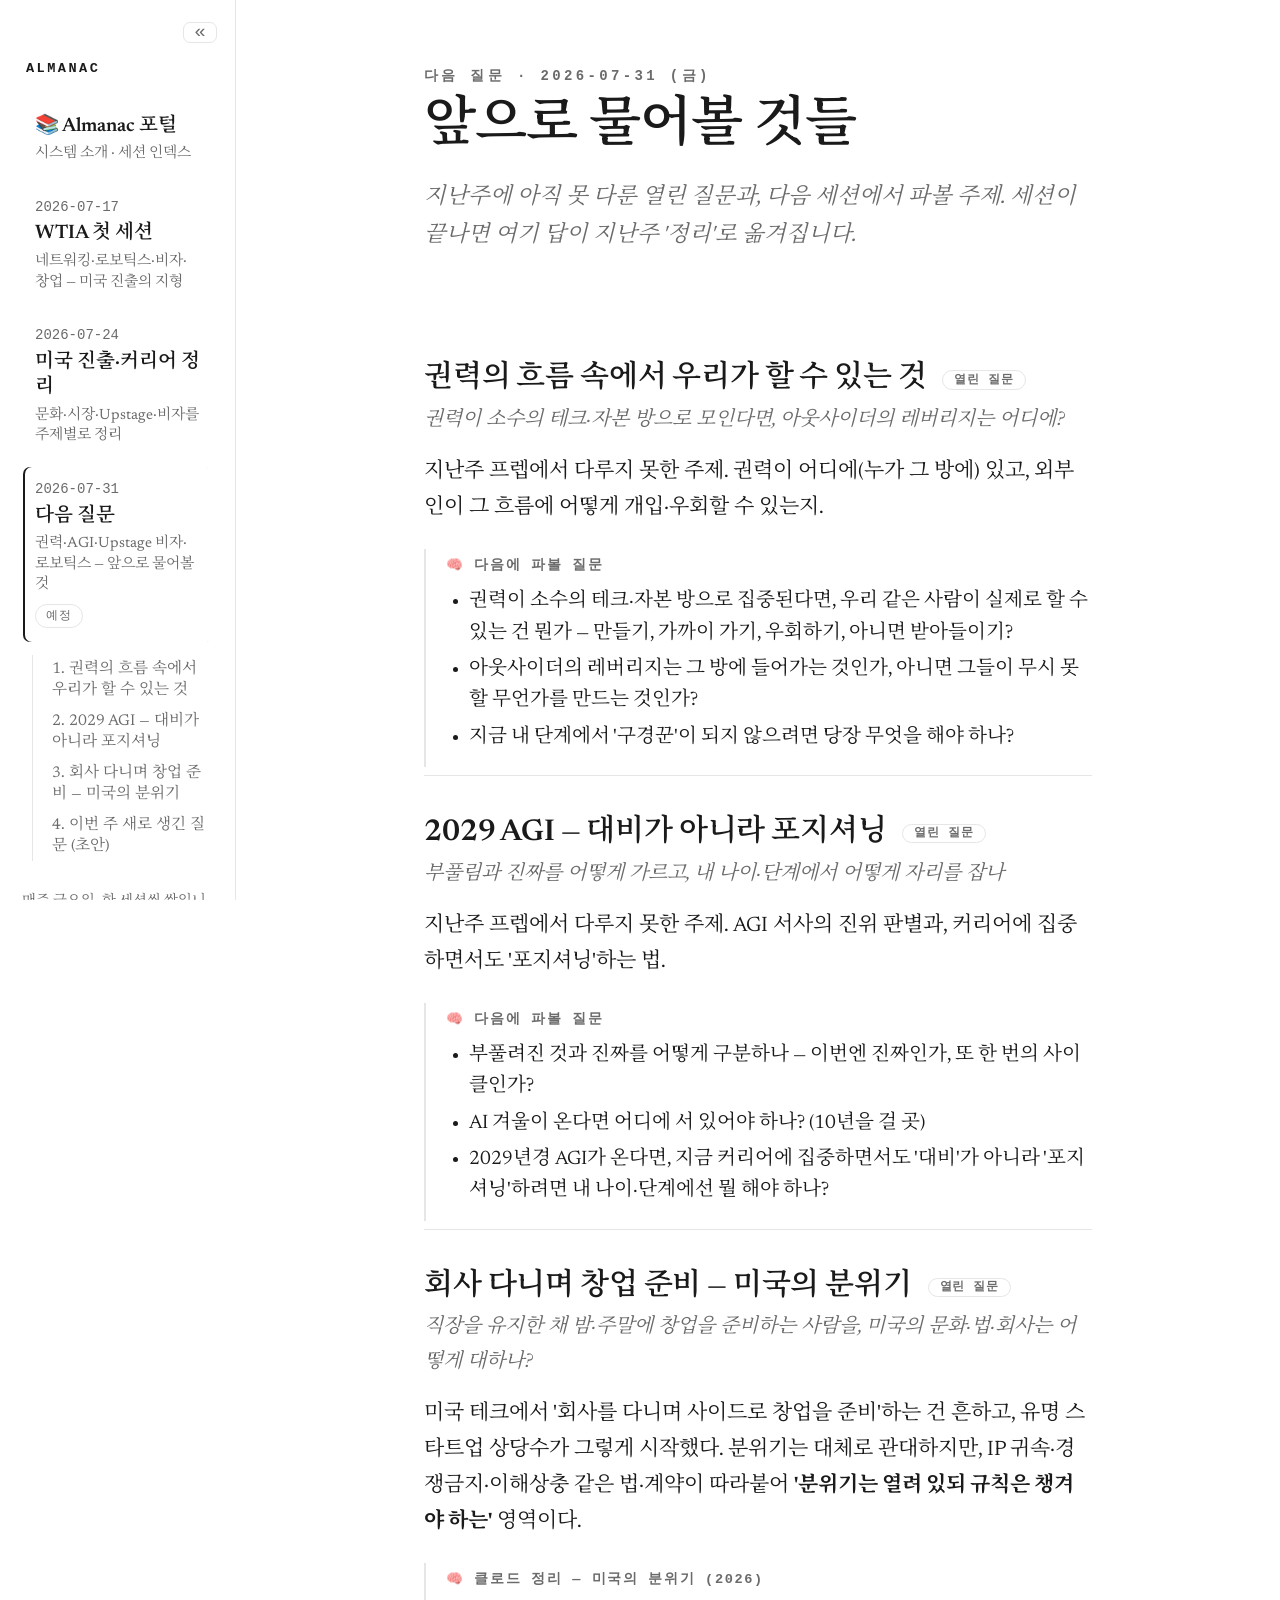
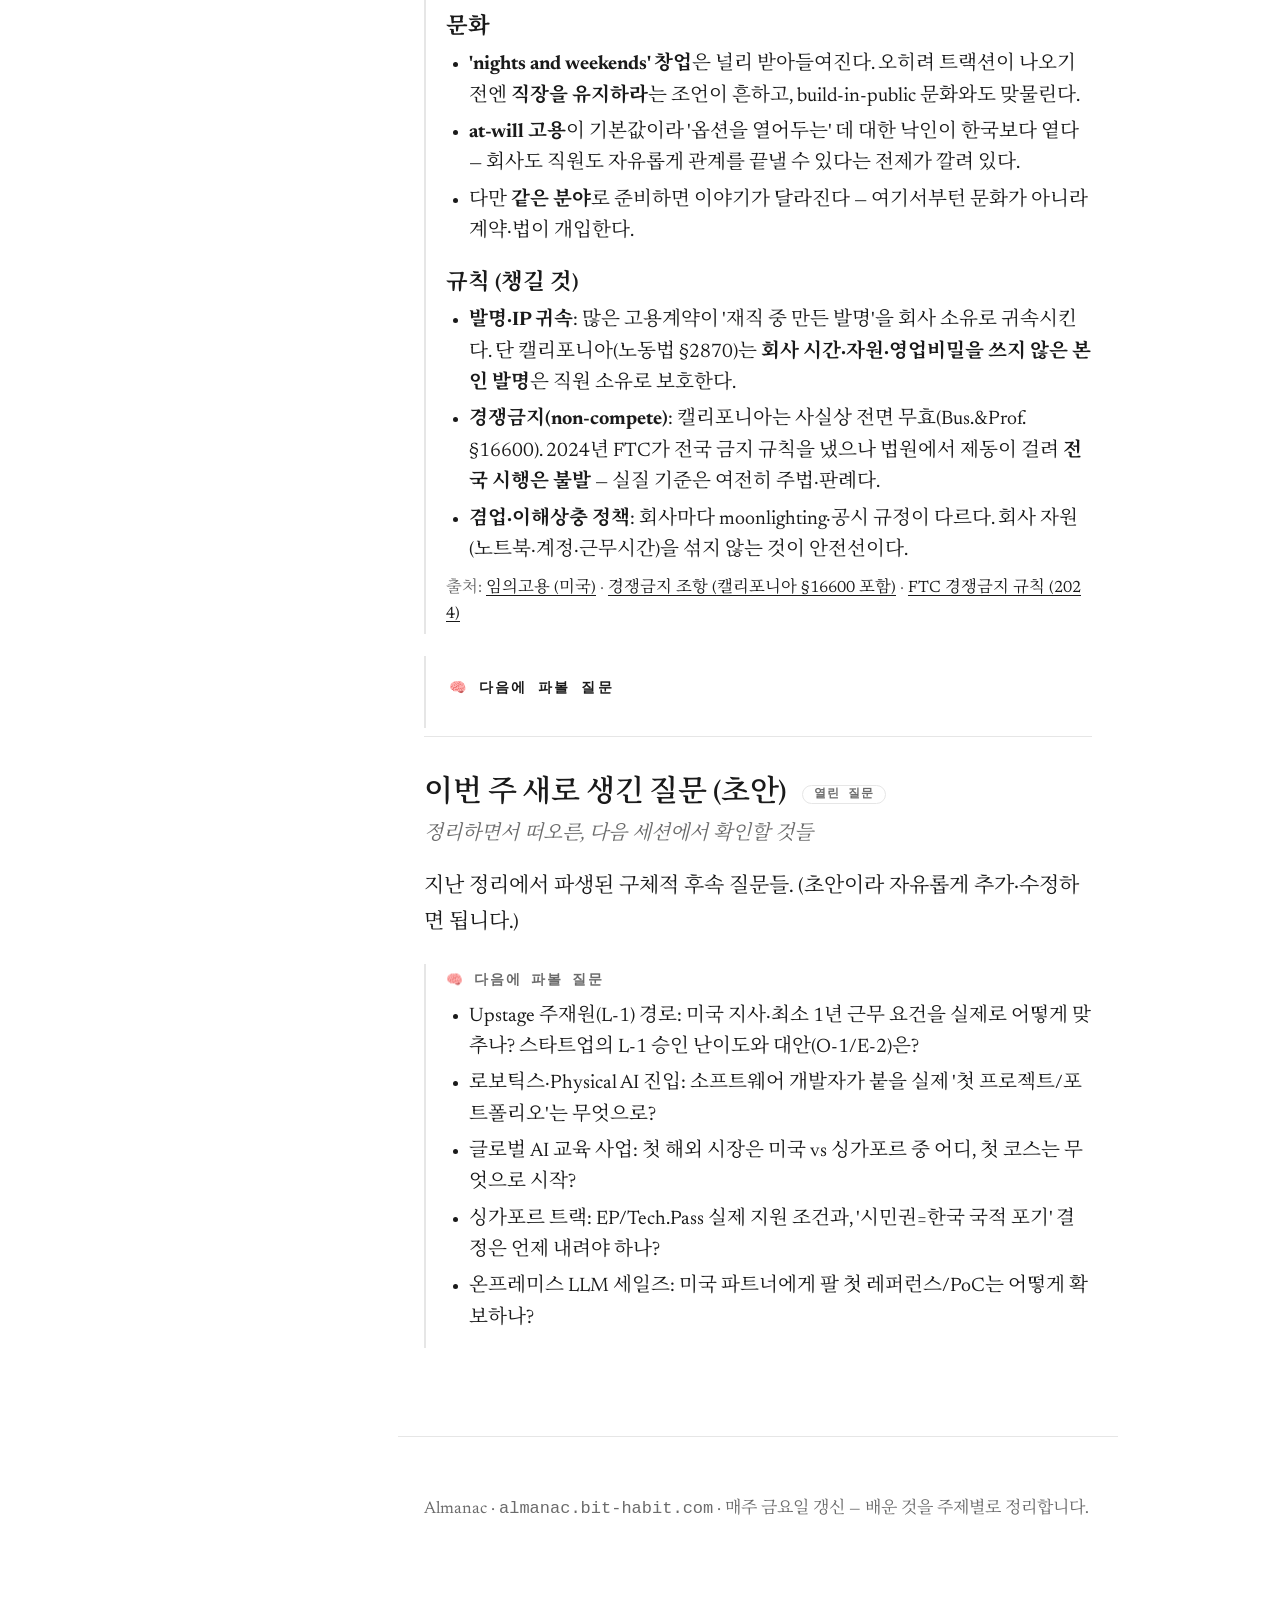
<file: site/2026-07-31.html>
<!DOCTYPE html>
<html lang="en"><head>
<meta charset="utf-8">
<meta name="viewport" content="width=device-width, initial-scale=1">
<title>다음 질문 — 2026-07-31</title>
<meta name="description" content="My thinking notes for 2026-07-24 — topics with cross-verified sources and the open questions I'm sitting with.">
<link rel="preconnect" href="https://fonts.googleapis.com">
<link rel="preconnect" href="https://fonts.gstatic.com" crossorigin>
<link rel="stylesheet" href="https://fonts.googleapis.com/css2?family=Newsreader:ital,opsz,wght@0,6..72,400;0,6..72,500;1,6..72,400;1,6..72,500&family=Noto+Serif+KR:wght@400;500;600&display=swap">
<link rel="stylesheet" href="theme.css">
</head>
<body data-session="2026-07-31">

<div class="app">
<aside class="sidebar">
  <div class="s-head">Almanac</div>
  <nav id="sessionNav"></nav>
  <div class="s-foot">매주 금요일, 한 세션씩 쌓입니다.</div>
</aside>
<div class="content">

<header class="top"><div class="kicker">다음 질문 · 2026-07-31 (금)</div>
    <h1>앞으로 물어볼 것들</h1>
    <p class="sub">지난주에 아직 못 다룬 열린 질문과, 다음 세션에서 파볼 주제. 세션이 끝나면 여기 답이 지난주 '정리'로 옮겨집니다.</p></header>

<main><div class="toc"><span class="block-tag">이 주의 주제</span><div class="tgroup"><b><a href="#q_power">1. 권력의 흐름 속에서 우리가 할 수 있는 것</a></b></div><div class="tgroup"><b><a href="#q_agi">2. 2029 AGI — 대비가 아니라 포지셔닝</a></b></div><div class="tgroup"><b><a href="#q_moonlight">3. 회사 다니며 창업 준비 — 미국의 분위기</a></b></div><div class="tgroup"><b><a href="#q_next">4. 이번 주 새로 생긴 질문 (초안)</a></b></div></div>
<section class="card" style="--accent:var(--red)" id="q_power">
    <div class="head"><div class="icon">🏛️</div><div><h2>권력의 흐름 속에서 우리가 할 수 있는 것 <span class="chip">열린 질문</span></h2><p class="why">권력이 소수의 테크·자본 방으로 모인다면, 아웃사이더의 레버리지는 어디에?</p></div></div>
    <div class="context"><p>지난주 프렙에서 다루지 못한 주제. 권력이 어디에(누가 그 방에) 있고, 외부인이 그 흐름에 어떻게 개입·우회할 수 있는지.</p></div>
    <div class="ctake"><span class="who">🧠 다음에 파볼 질문</span><ul><li>권력이 소수의 테크·자본 방으로 집중된다면, 우리 같은 사람이 실제로 할 수 있는 건 뭔가 — 만들기, 가까이 가기, 우회하기, 아니면 받아들이기?</li><li>아웃사이더의 레버리지는 그 방에 들어가는 것인가, 아니면 그들이 무시 못 할 무언가를 만드는 것인가?</li><li>지금 내 단계에서 '구경꾼'이 되지 않으려면 당장 무엇을 해야 하나?</li></ul></div>
  </section>

<section class="card" style="--accent:var(--teal)" id="q_agi">
    <div class="head"><div class="icon">🧠</div><div><h2>2029 AGI — 대비가 아니라 포지셔닝 <span class="chip">열린 질문</span></h2><p class="why">부풀림과 진짜를 어떻게 가르고, 내 나이·단계에서 어떻게 자리를 잡나</p></div></div>
    <div class="context"><p>지난주 프렙에서 다루지 못한 주제. AGI 서사의 진위 판별과, 커리어에 집중하면서도 '포지셔닝'하는 법.</p></div>
    <div class="ctake"><span class="who">🧠 다음에 파볼 질문</span><ul><li>부풀려진 것과 진짜를 어떻게 구분하나 — 이번엔 진짜인가, 또 한 번의 사이클인가?</li><li>AI 겨울이 온다면 어디에 서 있어야 하나? (10년을 걸 곳)</li><li>2029년경 AGI가 온다면, 지금 커리어에 집중하면서도 '대비'가 아니라 '포지셔닝'하려면 내 나이·단계에선 뭘 해야 하나?</li></ul></div>
  </section>

<section class="card" style="--accent:var(--teal)" id="q_moonlight">
    <div class="head"><div class="icon">🌙</div><div><h2>회사 다니며 창업 준비 — 미국의 분위기 <span class="chip">열린 질문</span></h2><p class="why">직장을 유지한 채 밤·주말에 창업을 준비하는 사람을, 미국의 문화·법·회사는 어떻게 대하나?</p></div></div>
    <div class="context"><p>미국 테크에서 '회사를 다니며 사이드로 창업을 준비'하는 건 흔하고, 유명 스타트업 상당수가 그렇게 시작했다. 분위기는 대체로 관대하지만, IP 귀속·경쟁금지·이해상충 같은 법·계약이 따라붙어 <b>'분위기는 열려 있되 규칙은 챙겨야 하는'</b> 영역이다.</p></div>
    <div class="ctake"><span class="who">🧠 클로드 정리 — 미국의 분위기 (2026)</span>
      <h4>문화</h4>
      <ul>
        <li><b>'nights and weekends' 창업</b>은 널리 받아들여진다. 오히려 트랙션이 나오기 전엔 <b>직장을 유지하라</b>는 조언이 흔하고, build-in-public 문화와도 맞물린다.</li>
        <li><b>at-will 고용</b>이 기본값이라 '옵션을 열어두는' 데 대한 낙인이 한국보다 옅다 — 회사도 직원도 자유롭게 관계를 끝낼 수 있다는 전제가 깔려 있다.</li>
        <li>다만 <b>같은 분야</b>로 준비하면 이야기가 달라진다 — 여기서부턴 문화가 아니라 계약·법이 개입한다.</li>
      </ul>
      <h4 class="big">규칙 (챙길 것)</h4>
      <ul>
        <li><b>발명·IP 귀속</b>: 많은 고용계약이 '재직 중 만든 발명'을 회사 소유로 귀속시킨다. 단 캘리포니아(노동법 §2870)는 <b>회사 시간·자원·영업비밀을 쓰지 않은 본인 발명</b>은 직원 소유로 보호한다.</li>
        <li><b>경쟁금지(non-compete)</b>: 캘리포니아는 사실상 전면 무효(Bus.&amp;Prof. §16600). 2024년 FTC가 전국 금지 규칙을 냈으나 법원에서 제동이 걸려 <b>전국 시행은 불발</b> — 실질 기준은 여전히 주법·판례다.</li>
        <li><b>겸업·이해상충 정책</b>: 회사마다 moonlighting·공시 규정이 다르다. 회사 자원(노트북·계정·근무시간)을 섞지 않는 것이 안전선이다.</li>
      </ul>
      <div class="src">출처: <a href="https://en.wikipedia.org/wiki/At-will_employment" target="_blank" rel="noopener">임의고용 (미국)</a> · <a href="https://en.wikipedia.org/wiki/Non-compete_clause" target="_blank" rel="noopener">경쟁금지 조항 (캘리포니아 §16600 포함)</a> · <a href="https://www.ftc.gov/legal-library/browse/rules/noncompete-rule" target="_blank" rel="noopener">FTC 경쟁금지 규칙 (2024)</a></div>
    </div>
    <div class="ask"><span class="block-tag">🧠 다음에 파볼 질문</span>
      <ul>
<!-- TODO(human): 이 카드에서 멘토에게 실제로 물어볼 질문 2~4개를 <li>...</li>로 채워주세요. -->
      </ul>
    </div>
  </section>

<section class="card" style="--accent:var(--gold)" id="q_next">
    <div class="head"><div class="icon">❓</div><div><h2>이번 주 새로 생긴 질문 (초안) <span class="chip">열린 질문</span></h2><p class="why">정리하면서 떠오른, 다음 세션에서 확인할 것들</p></div></div>
    <div class="context"><p>지난 정리에서 파생된 구체적 후속 질문들. (초안이라 자유롭게 추가·수정하면 됩니다.)</p></div>
    <div class="ctake"><span class="who">🧠 다음에 파볼 질문</span><ul><li>Upstage 주재원(L-1) 경로: 미국 지사·최소 1년 근무 요건을 실제로 어떻게 맞추나? 스타트업의 L-1 승인 난이도와 대안(O-1/E-2)은?</li><li>로보틱스·Physical AI 진입: 소프트웨어 개발자가 붙을 실제 '첫 프로젝트/포트폴리오'는 무엇으로?</li><li>글로벌 AI 교육 사업: 첫 해외 시장은 미국 vs 싱가포르 중 어디, 첫 코스는 무엇으로 시작?</li><li>싱가포르 트랙: EP/Tech.Pass 실제 지원 조건과, '시민권=한국 국적 포기' 결정은 언제 내려야 하나?</li><li>온프레미스 LLM 세일즈: 미국 파트너에게 팔 첫 레퍼런스/PoC는 어떻게 확보하나?</li></ul></div>
  </section></main>

<footer>
  <p>Almanac · <span class="mono">almanac.bit-habit.com</span> · 매주 금요일 갱신 — 배운 것을 주제별로 정리합니다.</p>
</footer>

</div><!-- /.content -->
</div><!-- /.app -->

<script src="sessions.js"></script>






</body></html>
</file>
<file: site/theme.css>
/* ============================================================================
   theme.css — shared theme for every page.  nav.al-minimal: white paper, black
   serif, thin grey hairlines.  No color — hierarchy comes from size, weight and
   whitespace only.  Type: Newsreader (EN) + Noto Serif KR (KO), loaded via <link>
   in each page's <head>.  All pages link this one sheet; sessions.js unchanged.
   ========================================================================== */

:root{
  /* nav.al-minimal tokens. Var names kept from earlier themes so existing
     selectors keep working; every value collapses to white / black / grey. */
  --bg:#ffffff;        /* white paper                     */
  --bg2:#ffffff;       /* sidebar — white, split by a rule */
  --card:#ffffff;      /* boxes — white, split by a rule   */
  --fg:#1a1a1a;        /* near-black ink                   */
  --muted:#6b6b6b;     /* grey meta ink                    */
  --line:#e6e6e6;      /* thin hairline                    */

  --accent:#1a1a1a;    /* headings, links, emphasis — black */
  --gold:#8a8a8a;      /* small labels / thin rules — grey  */

  /* legacy accent names all fold to ink/grey — no color anywhere. */
  --red:#1a1a1a; --teal:#1a1a1a; --blue:#1a1a1a; --purple:#555555;
  --surface:#fafafa; --hl:#efefef;   /* light-mode surfaces — dark mode overrides below */
  --sidebar-w:236px;                 /* resizable via drag handle — persisted to localStorage */
  color-scheme:light dark;

  --serif:"Newsreader","Noto Serif KR",Georgia,"Apple SD Gothic Neo","AppleMyungjo",serif;
  --mono:ui-monospace,"SF Mono",Menlo,Consolas,monospace;
}
*{box-sizing:border-box}
html{font-size:20px; scroll-behavior:smooth}
body{
  margin:0; background:var(--bg); color:var(--fg);
  font-family:var(--serif); font-weight:400;
  line-height:1.72; -webkit-font-smoothing:antialiased; text-rendering:optimizeLegibility;
}
a{color:var(--accent); text-underline-offset:3px; text-decoration-thickness:1px}
a:hover{color:var(--muted)}
.mono{font-family:var(--mono)}

/* typographic scale — clear descending hierarchy: h1 > h2 > h3 > h4 > body */
h1,h2,h3,h4{ font-family:var(--serif); color:var(--fg); line-height:1.25 }
h1{ font-size:2.7rem; font-weight:600; letter-spacing:-.015em }
h2{ font-size:1.7rem; font-weight:600; letter-spacing:-.01em }
h3{ font-size:1.3rem; font-weight:600 }
h4{ font-size:1.12rem; font-weight:700 }

/* ---------- layout + sidebar ---------- */
.app{ display:flex; align-items:flex-start; }
.sidebar{
  flex:0 0 var(--sidebar-w); position:sticky; top:0; align-self:flex-start; height:100vh; overflow-y:auto;
  display:flex; flex-direction:column;
  background:var(--bg2); border-right:1px solid var(--line); padding:1.6rem 1.1rem;
}
.sidebar .s-head{
  font-family:var(--mono); text-transform:uppercase; letter-spacing:.18em;
  font-size:.68rem; font-weight:700; color:var(--fg); margin:.2rem 0 1rem .2rem;
}
.content{ flex:1 1 auto; min-width:0; }
#sessionNav{ display:flex; flex-direction:column; gap:.4rem; }
.s-item{
  display:block; text-decoration:none; color:var(--fg);
  background:transparent; border:1px solid transparent; border-radius:.4rem; padding:.5rem .6rem;
}
.s-item:hover{ background:var(--surface) }
.s-item.active{ box-shadow:inset 2px 0 0 var(--fg) }
.s-item .s-date{ display:block; font-family:var(--mono); font-size:.7rem; color:var(--muted) }
.s-item .s-title{ display:block; font-weight:600; font-size:.98rem; margin-top:.12rem; line-height:1.3 }
.s-item .s-sum{ display:block; font-size:.74rem; color:var(--muted); margin-top:.25rem; line-height:1.4 }
.s-item .s-badge{
  display:inline-block; margin-top:.4rem; font-family:var(--mono);
  font-size:.58rem; letter-spacing:.1em; text-transform:uppercase; color:var(--muted);
  background:transparent; border:1px solid var(--line); border-radius:1rem; padding:.05rem .5rem;
}
.s-item.s-home .s-title{ color:var(--fg) }
.sidebar .s-foot{ margin-top:1.1rem; font-size:.72rem; color:var(--muted); line-height:1.5 }

/* active session's in-page TOC, nested under it */
.s-toc{ display:flex; flex-direction:column; gap:.05rem; margin:.2rem 0 .4rem .5rem; padding-left:.6rem; border-left:1px solid var(--line) }
.s-toc-item{ display:block; text-decoration:none; color:var(--muted); font-size:.78rem; line-height:1.35; padding:.22rem .35rem; border-radius:.3rem }
.s-toc-item:hover{ color:var(--fg); background:var(--surface) }
body.has-sidetoc main > .toc{ display:none }        /* desktop: TOC lives in the sidebar */

/* keyword search — pinned bottom-left */
.s-search-wrap{ margin-top:auto; padding-top:1.1rem }
.s-searchbtn{ width:100%; display:flex; align-items:center; justify-content:space-between; gap:.5rem; font-family:var(--serif); font-size:.86rem; color:var(--muted); background:var(--bg); border:1px solid var(--line); border-radius:.4rem; padding:.45rem .6rem; cursor:pointer; text-align:left }
.s-searchbtn:hover{ color:var(--fg); border-color:var(--fg) }
.s-searchbtn .kbd{ font-family:var(--mono); font-size:.62rem; color:var(--muted); border:1px solid var(--line); border-radius:.3rem; padding:.05rem .32rem }
.s-noresult{ color:var(--muted); font-style:italic; margin:1.2rem 0 }

/* ⌘K command palette (centered search overlay) */
.kw-overlay{ position:fixed; inset:0; z-index:100; background:rgba(20,20,18,.36); display:flex; align-items:flex-start; justify-content:center; padding:11vh 1rem 1rem }
.kw-overlay[hidden]{ display:none }
body.kw-open{ overflow:hidden }
.kw-panel{ width:100%; max-width:640px; max-height:78vh; display:flex; flex-direction:column; background:var(--bg); border:1px solid var(--line); border-radius:.7rem; box-shadow:0 24px 64px rgba(0,0,0,.28); overflow:hidden }
.kw-input{ font-family:var(--serif); font-size:1.15rem; color:var(--fg); background:var(--bg); border:0; border-bottom:1px solid var(--line); padding:1rem 1.1rem; outline:none }
.kw-input::placeholder{ color:var(--muted) }
.kw-results{ overflow-y:auto; padding:.4rem }
.kw-result{ display:block; text-decoration:none; color:var(--fg); border-radius:.45rem; padding:.55rem .7rem }
.kw-result:hover, .kw-result.is-active{ background:var(--surface) }
.kw-r-sess{ display:block; font-family:var(--mono); font-size:.62rem; color:var(--muted) }
.kw-r-title{ display:block; font-size:.98rem; font-weight:600; line-height:1.25; margin-top:.1rem }
.kw-r-snip{ display:block; font-size:.8rem; color:var(--muted); line-height:1.4; margin-top:.12rem }
.kw-empty{ padding:1.3rem; color:var(--muted); font-style:italic; text-align:center }
.kw-foot{ border-top:1px solid var(--line); padding:.5rem .85rem; font-family:var(--mono); font-size:.62rem; letter-spacing:.04em; color:var(--muted) }
mark, mark.kw{ background:var(--hl); color:inherit; border-radius:.15rem; padding:0 .06em }

/* sidebar collapse + resize controls */
.s-hide,.s-show{ font-family:var(--mono); font-size:.95rem; line-height:1; color:var(--muted); background:var(--bg2); border:1px solid var(--line); border-radius:.35rem; width:1.7rem; height:1.7rem; cursor:pointer; padding:0 }
.s-hide:hover,.s-show:hover{ color:var(--fg); border-color:var(--fg) }
.s-hide{ align-self:flex-end; margin:-.5rem -.2rem .5rem 0 }
.s-show{ display:none; position:fixed; top:.7rem; left:.7rem; z-index:40 }
.s-resize{ position:fixed; top:0; left:var(--sidebar-w); width:9px; height:100vh; transform:translateX(-4px); cursor:col-resize; z-index:30 }
.s-resize::after{ content:""; position:absolute; inset:0 4px; background:transparent }
.s-resize:hover::after,.s-resize:active::after{ background:var(--accent); opacity:.45 }
body.sidebar-collapsed .sidebar{ display:none }
body.sidebar-collapsed .s-resize{ display:none }
body.sidebar-collapsed .s-show{ display:block }
@media (max-width:900px){ .s-resize{ display:none } }
@media (max-width:900px){
  .app{ flex-direction:column }
  .sidebar{
    position:static; height:auto; overflow:visible; width:100%; flex-basis:auto;
    border-right:none; border-bottom:1px solid var(--line); padding:.8rem 1rem;
  }
  #sessionNav{ flex-direction:row; overflow-x:auto; gap:.5rem }
  .s-item{ flex:0 0 auto; min-width:158px }
  .s-toc{ display:none }                              /* mobile: use the in-page TOC instead */
  body.has-sidetoc main > .toc{ display:block }
  .s-search-wrap{ margin-top:1rem }
}

/* ---------- header ---------- */
header.top{ max-width:720px; margin:0 auto; padding:3.2rem 1.3rem 0.6rem; }
.kicker{
  font-family:var(--mono); text-transform:uppercase;
  letter-spacing:.24em; font-size:.7rem; color:var(--muted); font-weight:600;
}
header.top h1{
  font-family:var(--serif); font-size:2.7rem; font-weight:600; letter-spacing:-.015em;
  margin:.5rem 0 .4rem; line-height:1.08;
}
header.top .sub{ color:var(--muted); font-size:1.12rem; max-width:62ch; font-style:italic }

/* ---------- main + cards (text-only, hairline dividers) ---------- */
main{ max-width:720px; margin:0 auto; padding:1.6rem 1.3rem 4rem }
.card{
  background:transparent; border:0; border-top:1px solid var(--line); border-radius:0;
  padding:1.9rem 0 .4rem; margin:0; box-shadow:none; scroll-margin-top:1rem;
}
.card:first-of-type{ border-top:0 }
.card .head{ display:flex; align-items:flex-start; gap:.9rem }
.card .icon{ display:none }                 /* text-only — no emoji decoration */
.card .num{
  font-family:var(--mono); font-size:.78rem; font-weight:700;
  color:var(--muted); background:transparent; border:1px solid var(--line); border-radius:.35rem;
  padding:.1rem .45rem; flex:0 0 auto; margin-top:.2rem;
}
.card h2{ font-family:var(--serif); font-size:1.5rem; font-weight:600; letter-spacing:-.005em; margin:.05rem 0 .25rem; line-height:1.22 }
.card .why{ color:var(--muted); font-size:1rem; font-style:italic; margin:0 }
.card .banner{ display:block; width:100%; height:auto; border-radius:.4rem; margin:1rem 0 .2rem; border:1px solid var(--line) }
.card .portrait{ float:right; width:220px; margin:.2rem 0 .7rem 1.1rem }
.card .portrait img{ display:block; width:100%; height:auto; border-radius:.4rem; border:1px solid var(--line) }
.card .portrait figcaption{ font-size:.72rem; color:var(--muted); margin-top:.35rem; line-height:1.35 }
.card .portrait figcaption .src{ font-family:var(--mono); font-size:.64rem; display:block; margin-top:.1rem }
.card .portrait figcaption .li{ display:inline-flex; align-items:center; gap:.25rem; margin-top:.25rem; font-weight:700; color:var(--accent); text-decoration:none }
.card .portrait figcaption .li:hover{ text-decoration:underline }
@media (max-width:520px){ .card .portrait{ float:none; width:180px; margin:.2rem 0 .6rem 0 } }
.card ul.tl{ list-style:none; margin:.5rem 0 0; padding:0 }
.card ul.tl li{ padding:.2rem 0; font-size:.96rem; line-height:1.5; border-left:2px solid var(--line); padding-left:.8rem; margin-left:.15rem }
.card ul.tl li b.yr{ color:var(--fg); font-variant-numeric:tabular-nums; margin-right:.15rem }
.card .context{ margin:.9rem 0 .2rem; font-size:1.05rem }
.card .context p{ margin:.6rem 0 }
.hl{ background:var(--hl); padding:0 .1em }

/* verdict badges — greyscale */
.verdict{ display:inline-block; font-size:.8rem; font-weight:600; border-radius:2rem; padding:.1rem .6rem; margin:.15rem .2rem .15rem 0; border:1px solid var(--line); color:var(--fg); background:var(--surface) }
.v-ok,.v-mix,.v-warn,.v-op{ color:var(--fg); background:var(--surface); border-color:var(--line) }

.block-tag{
  display:block; font-family:var(--mono); font-size:.7rem;
  text-transform:uppercase; letter-spacing:.16em; font-weight:700; color:var(--muted); margin:.9rem 0 .4rem;
}
.srcs{ margin:.5rem 0 .2rem; font-size:.92rem }
.srcs .block-tag{ color:var(--muted) }
.srcs .row{ margin:.32rem 0; line-height:1.45 }
.srcs a{ font-weight:600; white-space:normal }
.srcs .sum{ color:var(--muted) }

.ask{ margin-top:1.1rem; padding:1rem 1.15rem; background:transparent; border:0; border-left:2px solid var(--line) }
.ask .block-tag{ color:var(--fg); margin-top:0 }
.ask ul{ margin:0; padding-left:0; list-style:none }
.ask li{ font-size:1.1rem; font-weight:500; line-height:1.5; margin:.5rem 0; padding-left:1.4rem; position:relative }
.ask li::before{ content:"›"; position:absolute; left:.3rem; top:-.05rem; color:var(--muted); font-weight:700; font-size:1.3rem }

footer{ max-width:720px; margin:0 auto; padding:2rem 1.3rem 3rem; color:var(--muted); font-size:.85rem; border-top:1px solid var(--line) }
@media (max-width:640px){ html{font-size:18px} header.top h1{font-size:2.2rem} }

/* callout — kept as a quiet left-ruled note, no fill */
.take,.ctake{ margin-top:1.1rem; padding:.3rem 0 .3rem 1rem; background:transparent; border:0; border-left:2px solid var(--line); border-radius:0; font-size:.98rem; line-height:1.6 }
.take .who,.ctake .who{ display:block; font-family:var(--mono); font-size:.68rem; font-weight:700; text-transform:uppercase; letter-spacing:.12em; color:var(--muted); margin-bottom:.45rem }
.ctake h4{ margin:1.15rem 0 .3rem; font-size:1.12rem; font-weight:700; color:var(--fg); font-family:var(--serif); line-height:1.3; letter-spacing:0 }
.ctake ul{ margin:.2rem 0 .4rem; padding-left:1.15rem }
.ctake li{ margin:.25rem 0 }
.ctake p{ margin:.4rem 0 }
.ctake .src{ font-size:.82rem; color:var(--muted); margin-top:.45rem }
.ctake .src a{ color:var(--accent); word-break:break-all }
.ctake h4.wis,.ctake h4.big,.ctake h4.bias{ color:var(--fg) }
.ctake blockquote{ margin:.4rem 0 .4rem .2rem; padding:.15rem 0 .15rem .8rem; border-left:2px solid var(--line); color:var(--fg); font-style:italic }
.ctake blockquote cite{ display:block; font-style:normal; font-size:.82rem; color:var(--muted); margin-top:.15rem }
.ctake blockquote .qko{ display:block; font-style:normal; font-size:.82rem; color:var(--muted); margin-top:.3rem; line-height:1.45 }
.ctake table{ border-collapse:collapse; width:100%; font-size:.86rem; margin:.4rem 0 }
.ctake th, .ctake td{ border:1px solid var(--line); padding:.3rem .5rem; text-align:left; vertical-align:top }
.ctake th{ background:var(--surface); color:var(--fg); font-size:.78rem; font-weight:600 }

/* theme sections + chips + TOC */
.themehead{ margin:3rem 0 .5rem; padding:.2rem 0 .6rem; border-bottom:1px solid var(--line) }
.themehead .tnum{ font-family:var(--mono); font-size:.7rem; font-weight:700; letter-spacing:.16em; color:var(--muted) }
.themehead h2{ font-family:var(--serif); margin:.2rem 0 0; font-size:1.95rem; font-weight:600; letter-spacing:-.01em }
.themehead .tsub{ color:var(--muted); font-size:.95rem; margin:.25rem 0 0; font-style:italic }
.chip{ display:inline-block; font-family:var(--mono); font-size:.58rem; font-weight:700; letter-spacing:.08em; text-transform:uppercase; color:var(--muted); background:transparent; border:1px solid var(--line); border-radius:1rem; padding:.08rem .55rem; margin-left:.5rem; vertical-align:middle }
.keyq{ margin:.8rem 0 .35rem; padding:.3rem 0 .3rem 1rem; background:transparent; border-left:2px solid var(--line); border-radius:0 }
.keyq .block-tag{ color:var(--muted); margin:.1rem 0 .4rem }
.keyq .kq{ margin:.35rem 0; font-size:.98rem; line-height:1.55 }
.keyq .kq b.s{ font-family:var(--mono); font-size:.66rem; color:var(--bg); background:var(--fg); border-radius:.3rem; padding:.03rem .34rem; margin-right:.35rem }
details.fulldlg{ margin:.5rem 0 .2rem; border:1px solid var(--line); border-radius:.4rem; background:transparent }
details.fulldlg>summary{ cursor:pointer; padding:.5rem .8rem; font-family:var(--mono); font-size:.72rem; font-weight:600; color:var(--muted); list-style:none }
details.fulldlg>summary::-webkit-details-marker{ display:none }
details.fulldlg>summary::before{ content:"▸ 전체 대화 보기 " }
details.fulldlg[open]>summary::before{ content:"▾ 전체 대화 접기 " }
details.fulldlg>summary span{ display:none }
details.fulldlg .dialog{ margin-top:0; border-top:1px dashed var(--line); padding:.5rem .8rem .6rem }
.toc{ background:transparent; border:0; border-top:1px solid var(--line); border-bottom:1px solid var(--line); border-radius:0; padding:1.1rem 0; margin:1.6rem 0 }
.toc .block-tag{ color:var(--muted) }
.toc .tgroup{ margin:.55rem 0; font-size:.96rem; line-height:1.5 }
.toc .tgroup b{ color:var(--fg); font-weight:600 }
.toc a{ text-decoration:none; color:var(--fg) }
.toc a:hover{ color:var(--muted); text-decoration:underline }

/* reorder list (7/24 · 7/31 pages) */
.reorder{ margin:0 0 1rem }
.reorder-head{ font-family:var(--mono); font-size:.7rem; text-transform:uppercase; letter-spacing:.16em; font-weight:700; color:var(--muted) }
.reorder-head .hint{ color:var(--muted); font-weight:500; letter-spacing:.02em; text-transform:none; font-family:var(--serif) }
.q-list{ list-style:none; margin:.7rem 0 0; padding:0; counter-reset:q }
.q-list li{ counter-increment:q; display:flex; align-items:flex-start; gap:.6rem; background:transparent; border:1px solid var(--line); border-radius:.4rem; padding:.7rem .85rem; margin:.55rem 0; cursor:grab }
.q-list li.dragging{ opacity:.45 }
.q-list li.over{ border-color:var(--fg); box-shadow:0 0 0 2px var(--line) }
.q-list li::before{ content:counter(q); flex:0 0 auto; font-family:var(--mono); font-weight:700; color:var(--bg); background:var(--fg); border-radius:.35rem; padding:.05rem .5rem; font-size:.8rem; margin-top:.22rem }
.q-text{ flex:1; font-size:1.06rem; font-weight:500; line-height:1.45 }
.ord-title{ cursor:pointer }
.ord-title:hover{ color:var(--fg); text-decoration:underline }
.q-actions{ flex:0 0 auto; display:flex; gap:.2rem }
.q-actions button{ border:1px solid var(--line); background:transparent; border-radius:.35rem; width:2rem; height:2rem; font-size:1rem; cursor:pointer; color:var(--fg); line-height:1 }
.q-actions button:hover{ border-color:var(--fg) }

/* edit-questions toggle */
#editQ{ margin-left:.7rem; font-family:var(--mono); font-size:.7rem; font-weight:700; padding:.25rem .7rem; border:1px solid var(--line); border-radius:.4rem; background:transparent; color:var(--fg); cursor:pointer; vertical-align:middle }
#editQ.on{ background:var(--fg); color:var(--bg); border-color:var(--fg) }
body.qediting .ask li[contenteditable="true"]{ background:var(--surface); border-radius:.3rem; outline:none; cursor:text }
body.qediting .ask li[contenteditable="true"]:focus{ box-shadow:0 0 0 3px var(--line) }

@media print{ .reorder{ display:none } .q-actions{ display:none } #editQ{ display:none } }

/* ---------- dark mode — auto, follows the OS (prefers-color-scheme) ---------- */
@media (prefers-color-scheme: dark){
  :root{
    --bg:#16171a;        /* soft near-black paper            */
    --bg2:#16171a;       /* sidebar — same, split by a rule  */
    --card:#1d1e22;      /* raised surface                   */
    --fg:#e6e4dd;        /* warm off-white ink               */
    --muted:#9a948a;     /* grey meta ink                    */
    --line:#2c2d32;      /* hairline on dark                 */
    --accent:#e6e4dd;    /* headings, links, emphasis — ink  */
    --gold:#8f897e;      /* small labels / rules — grey      */
    --red:#e6e4dd; --teal:#e6e4dd; --blue:#e6e4dd; --purple:#b8b2a6;
    --surface:#212227;   /* hover / verdict / table-head bg  */
    --hl:#3a3420;        /* text highlight — muted amber     */
  }
}
</file>
